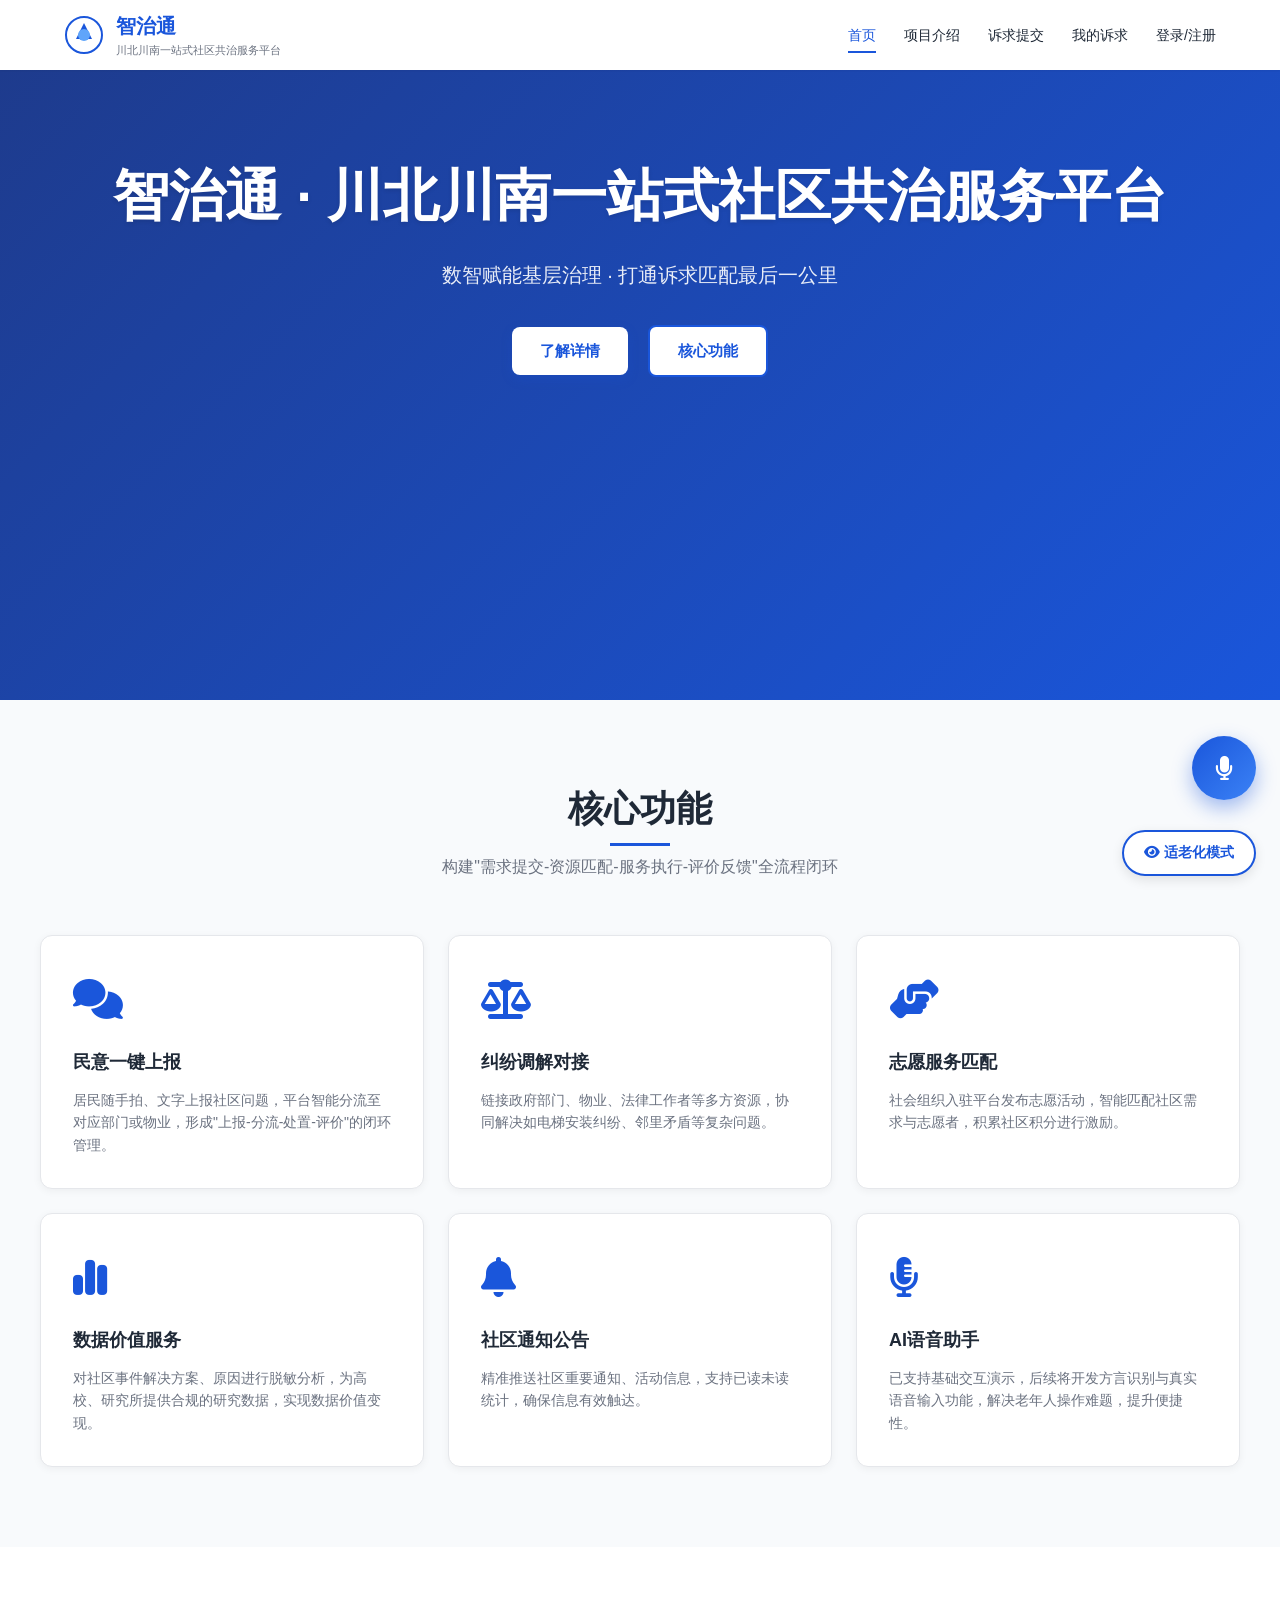
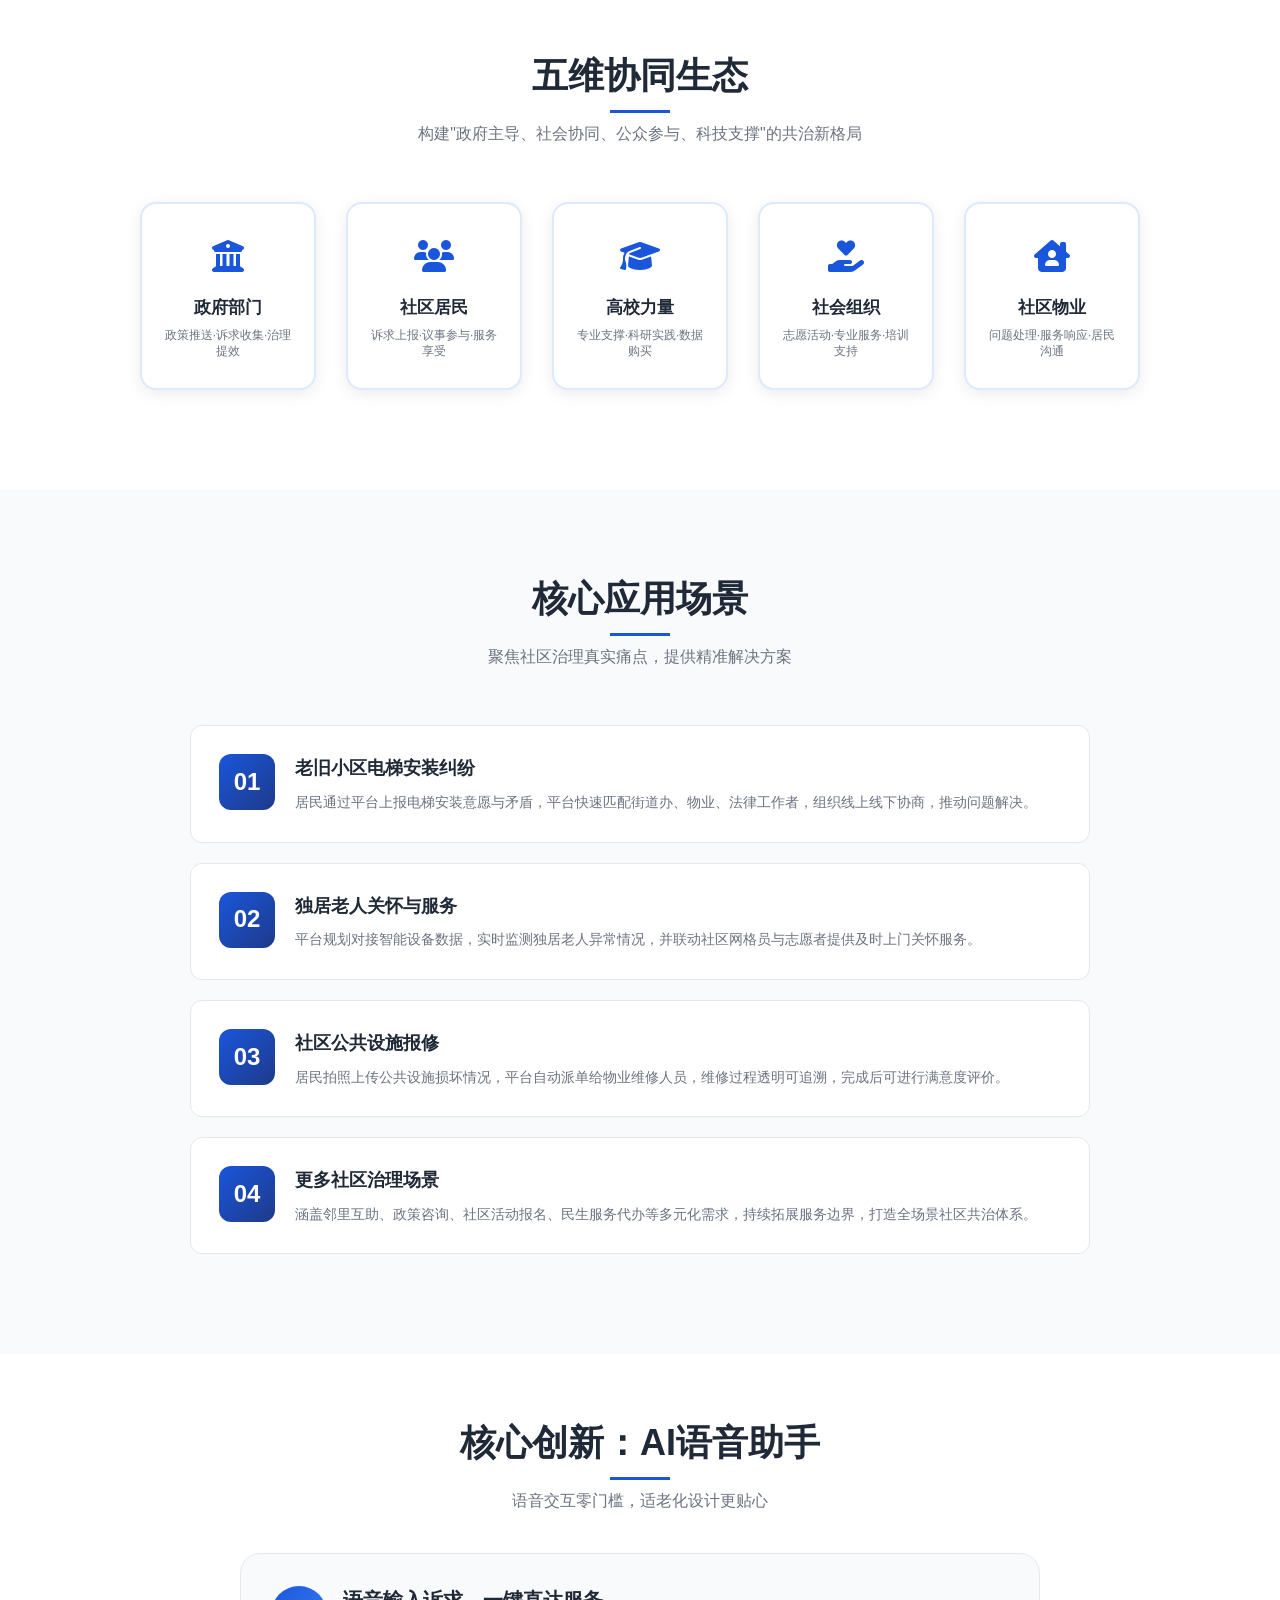
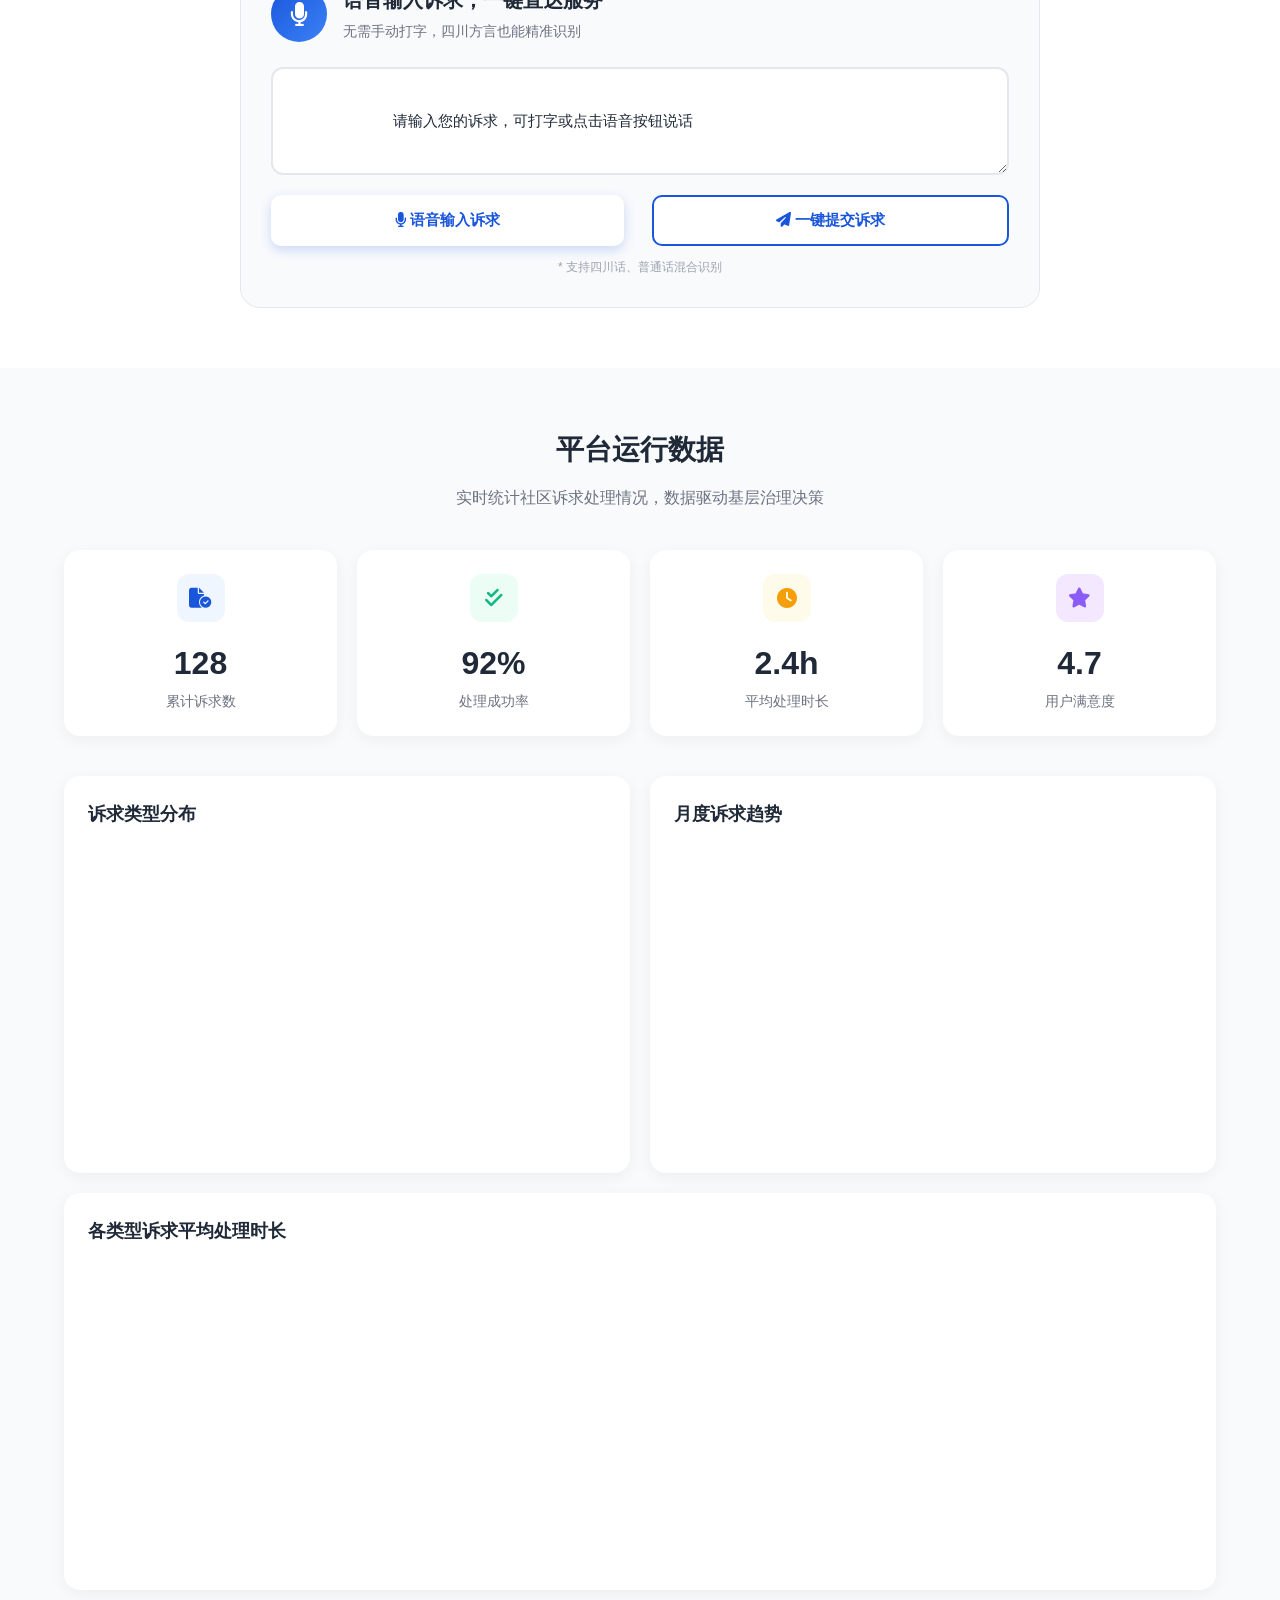
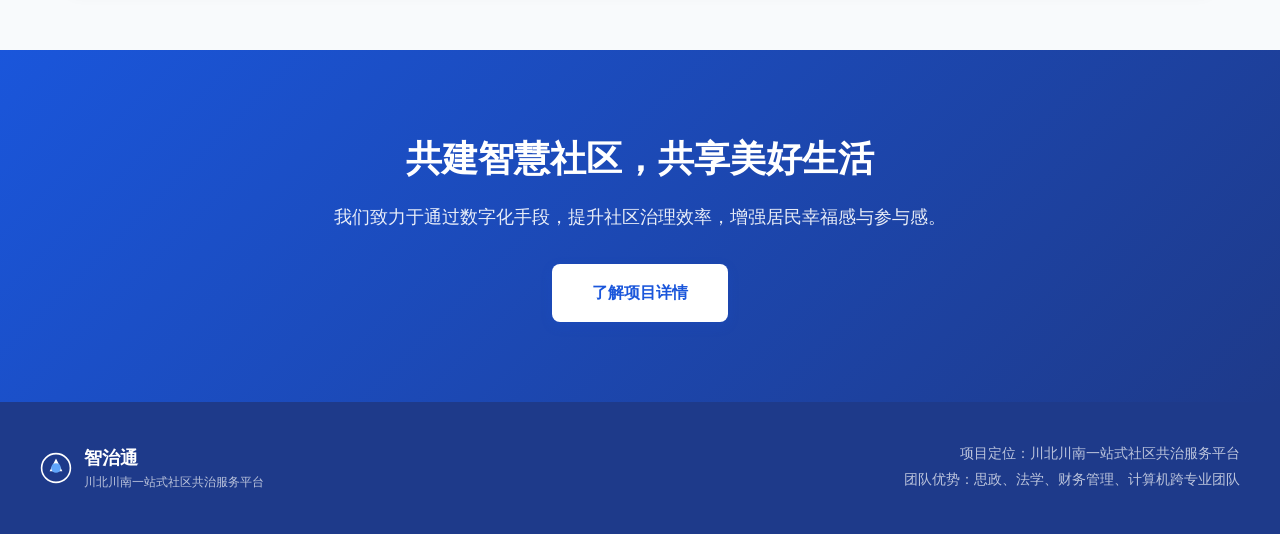
<file: index.html>
<!DOCTYPE html>
<html lang="zh-CN">
<head>
    <meta charset="UTF-8">
    <meta name="viewport" content="width=device-width, initial-scale=1.0">
    <title>智治通 · 川北川南一站式社区共治服务平台</title>
    <!-- 引入公共样式 -->
    <link rel="stylesheet" href="common.css">
    <!-- 引入Font Awesome矢量图标 -->
    <link rel="stylesheet" href="https://cdn.bootcdn.net/ajax/libs/font-awesome/6.4.0/css/all.min.css">
    <!-- 引入 ECharts 5 稳定版 -->
    <script src="https://cdn.bootcdn.net/ajax/libs/echarts/5.4.3/echarts.min.js"></script>
    <style>
        /* ==================== Hero 区域 独有样式 ==================== */
        .hero {
            background: linear-gradient(135deg, #1e3a8a 0%, #1a56db 100%);
            color: white;
            padding: 160px 24px 120px;
            min-height: 700px;
            position: relative;
            overflow: hidden;
        }
        .hero::before {
            content: '';
            position: absolute;
            top: 0;
            left: 0;
            right: 0;
            bottom: 0;
            background: url('https://picsum.photos/id/1048/1920/1080') center/cover;
            opacity: 0.1;
        }
        .hero-container {
            max-width: 1200px;
            margin: 0 auto;
            text-align: center;
            position: relative;
            z-index: 1;
        }
        .hero-title {
            font-size: 56px;
            font-weight: 700;
            line-height: 1.3;
            margin-bottom: 24px;
            text-shadow: 0 2px 4px rgba(0,0,0,0.1);
        }
        .hero-subtitle {
            font-size: 20px;
            line-height: 1.8;
            color: rgba(255,255,255,0.9);
            margin-bottom: 32px;
        }
        /* ==================== 核心功能 独有样式 ==================== */
        .features {
            background: #f8fafc;
        }
        .features-grid {
            display: grid;
            grid-template-columns: repeat(auto-fit, minmax(350px, 1fr));
            gap: 24px;
        }
        .feature-card {
            background: #ffffff;
            border-radius: 12px;
            padding: 32px;
            border: 1px solid #e5e7eb;
            transition: all 0.3s;
            box-shadow: 0 2px 8px rgba(0,0,0,0.05);
        }
        .feature-card:hover {
            transform: translateY(-6px);
            box-shadow: 0 8px 24px rgba(0,0,0,0.1);
            border-color: #1a56db;
        }
        .feature-icon {
            font-size: 40px;
            margin-bottom: 16px;
            color: #1a56db;
        }
        .feature-title {
            font-size: 18px;
            font-weight: 600;
            color: #1f2937;
            margin: 16px 0 12px;
        }
        .feature-desc {
            font-size: 14px;
            color: #6b7280;
            line-height: 1.6;
        }
        /* ==================== 五维协同生态 独有样式 ==================== */
        .ecosystem {
            background: #ffffff;
            padding: 100px 24px;
        }
        .ecosystem-visual {
            position: relative;
            max-width: 1000px;
            margin: 0 auto;
            display: grid;
            grid-template-columns: repeat(5, 1fr);
            gap: 30px;
        }
        .ecosystem-node {
            background: #ffffff;
            border-radius: 16px;
            padding: 28px 20px;
            border: 2px solid #dbeafe;
            box-shadow: 0 4px 16px rgba(0,0,0,0.08);
            transition: all 0.3s;
            text-align: center;
        }
        .ecosystem-node:hover {
            transform: translateY(-8px);
            box-shadow: 0 8px 24px rgba(26,86,219,0.15);
            border-color: #1a56db;
        }
        .node-icon {
            font-size: 32px;
            margin-bottom: 10px;
            color: #1a56db;
        }
        .node-title {
            font-size: 17px;
            font-weight: 700;
            color: #1f2937;
            margin-bottom: 6px;
        }
        .node-desc {
            font-size: 12px;
            color: #6b7280;
            line-height: 1.4;
        }
        /* ==================== 应用场景 独有样式 ==================== */
        .scenarios {
            background: #f8fafc;
        }
        .scenario-list {
            max-width: 900px;
            margin: 0 auto;
        }
        .scenario-item {
            display: flex;
            gap: 20px;
            background: #ffffff;
            border-radius: 12px;
            padding: 28px;
            margin-bottom: 20px;
            border: 1px solid #e5e7eb;
            transition: all 0.3s;
        }
        .scenario-item:hover {
            box-shadow: 0 6px 16px rgba(0,0,0,0.08);
        }
        .scenario-number {
            width: 56px;
            height: 56px;
            background: linear-gradient(135deg, #1a56db 0%, #1e3a8a 100%);
            color: white;
            font-size: 24px;
            font-weight: 700;
            border-radius: 12px;
            display: flex;
            align-items: center;
            justify-content: center;
            flex-shrink: 0;
        }
        .scenario-title {
            font-size: 18px;
            font-weight: 600;
            color: #1f2937;
            margin-bottom: 8px;
        }
        .scenario-desc {
            font-size: 14px;
            color: #6b7280;
        }
        /* ==================== AI语音助手模块 ==================== */
        .ai-section {
            background: #ffffff;
            padding: 80px 24px;
        }
        .ai-demo {
            background: #f0f7ff;
            border: 2px solid #1a56db;
            border-radius: 12px;
            padding: 30px;
            max-width: 700px;
            margin: 0 auto;
        }
        .ai-demo-header {
            display: flex;
            align-items: center;
            gap: 12px;
            margin-bottom: 24px;
        }
        .ai-icon {
            font-size: 36px;
            color: #1a56db;
        }
        .ai-header-text h3 {
            font-size: 22px;
            color: #1f2937;
            margin-bottom: 4px;
        }
        .ai-header-text p {
            font-size: 14px;
            color: #6b7280;
        }
        .ai-interaction {
            display: flex;
            flex-direction: column;
            gap: 16px;
        }
        .ai-input, .ai-reply {
            border-radius: 8px;
            padding: 16px;
            text-align: left;
        }
        .ai-input {
            background: white;
            border: 1px solid #dcdfe6;
            cursor: pointer;
        }
        .ai-reply {
            background: #1a56db;
            color: white;
            align-self: flex-start;
            max-width: 80%;
            display: none;
            animation: fadeIn 0.5s ease;
        }
        @keyframes fadeIn {
            from { opacity: 0; transform: translateY(10px); }
            to { opacity: 1; transform: translateY(0); }
        }
        .ai-input strong, .ai-reply strong {
            display: block;
            margin-bottom: 4px;
        }
        .ai-note {
            margin-top: 20px;
            font-size: 13px;
            color: #6b7280;
            text-align: center;
        }
        /* ==================== CTA 区域 独有样式 ==================== */
        .cta {
            background: linear-gradient(135deg, #1a56db 0%, #1e3a8a 100%);
            color: white;
            text-align: center;
            padding: 80px 24px;
        }
        .cta-container {
            max-width: 800px;
            margin: 0 auto;
        }
        .cta-title {
            font-size: 36px;
            font-weight: 700;
            margin-bottom: 16px;
        }
        .cta-subtitle {
            font-size: 18px;
            color: rgba(255,255,255,0.9);
            margin-bottom: 32px;
        }
        .cta-buttons {
            display: flex;
            justify-content: center;
            gap: 16px;
        }
    </style>
</head>
<body>
<!-- 导航栏 -->
<nav class="navbar">
    <div class="nav-container">
        <div class="nav-brand">
            <div class="brand-logo">
                <svg width="40" height="40" viewBox="0 0 40 40" fill="none">
                    <circle cx="20" cy="20" r="18" stroke="#1a56db" stroke-width="2"/>
                    <path d="M20 8L28 24H12L20 8Z" fill="#1a56db"/>
                    <circle cx="20" cy="20" r="6" fill="#60a5fa"/>
                </svg>
            </div>
            <div class="brand-text">
                <span class="brand-name">智治通</span>
                <span class="brand-slogan">川北川南一站式社区共治服务平台</span>
            </div>
        </div>
        <!-- 汉堡按钮 -->
        <div class="nav-toggle" id="navToggle">
            <svg width="24" height="24" viewBox="0 0 24 24" fill="none" stroke="#1a56db" stroke-width="2">
                <line x1="3" y1="12" x2="21" y2="12"></line>
                <line x1="3" y1="6" x2="21" y2="6"></line>
                <line x1="3" y1="18" x2="21" y2="18"></line>
            </svg>
        </div>
        <!-- 桌面菜单 -->
        <ul class="nav-menu">
            <li><a href="index.html" class="active">首页</a></li>
            <li><a href="project.html">项目介绍</a></li>
            <li><a href="appeal-submit.html">诉求提交</a></li>
            <li><a href="appeal-query.html">我的诉求</a></li>
            <!-- 个人中心入口：普通用户登录后显示 -->
            <li id="profileNavItem" style="display: none;"><a href="profile.html">个人中心</a></li>
            <!-- 管理员后台入口：管理员登录后显示 -->
            <li id="adminNavItem" style="display: none;"><a href="admin.html">管理员后台</a></li>
            <!-- 消息通知入口：普通用户登录后显示 -->
            <li id="noticeNavItem" class="nav-notice" style="display: none;">
                <a href="javascript:;">
                    <i class="fa-solid fa-bell"></i>
                    <span class="notice-badge" id="noticeBadge" style="display: none;">0</span>
                </a>
            </li>
            <!-- 登录/注册入口：未登录显示 -->
            <li id="loginNavItem"><a href="login.html" id="loginLink">登录/注册</a></li>
            <!-- 退出登录入口：登录后显示 -->
            <li id="logoutNavItem" style="display: none;"><a href="javascript:;" id="logoutBtn" style="color: #ef4444;">退出</a></li>
        </ul>
    </div>
</nav>
<!-- 首页主体 -->
<main>
    <!-- Hero 区域 -->
    <section class="hero">
        <div class="hero-container">
            <div class="hero-content">
                <h1 class="hero-title">
                    智治通 · 川北川南一站式社区共治服务平台
                </h1>
                <p class="hero-subtitle">
                    数智赋能基层治理 · 打通诉求匹配最后一公里
                </p>
                <div class="hero-cta">
                    <a href="project.html" class="btn btn-primary">了解详情</a>
                    <a href="#features" class="btn btn-secondary">核心功能</a>
                </div>
            </div>
        </div>
    </section>
    <!-- 核心功能 -->
    <section id="features" class="features">
        <div class="section-container">
            <div class="section-header">
                <h2 class="section-title">核心功能</h2>
                <p class="section-subtitle">构建"需求提交-资源匹配-服务执行-评价反馈"全流程闭环</p>
            </div>
            <div class="features-grid">
                <div class="feature-card">
                    <div class="feature-icon"><i class="fa-solid fa-comments"></i></div>
                    <h3 class="feature-title">民意一键上报</h3>
                    <p class="feature-desc">居民随手拍、文字上报社区问题，平台智能分流至对应部门或物业，形成"上报-分流-处置-评价"的闭环管理。</p>
                </div>
                <div class="feature-card">
                    <div class="feature-icon"><i class="fa-solid fa-scale-balanced"></i></div>
                    <h3 class="feature-title">纠纷调解对接</h3>
                    <p class="feature-desc">链接政府部门、物业、法律工作者等多方资源，协同解决如电梯安装纠纷、邻里矛盾等复杂问题。</p>
                </div>
                <div class="feature-card">
                    <div class="feature-icon"><i class="fa-solid fa-handshake-angle"></i></div>
                    <h3 class="feature-title">志愿服务匹配</h3>
                    <p class="feature-desc">社会组织入驻平台发布志愿活动，智能匹配社区需求与志愿者，积累社区积分进行激励。</p>
                </div>
                <div class="feature-card">
                    <div class="feature-icon"><i class="fa-solid fa-chart-simple"></i></div>
                    <h3 class="feature-title">数据价值服务</h3>
                    <p class="feature-desc">对社区事件解决方案、原因进行脱敏分析，为高校、研究所提供合规的研究数据，实现数据价值变现。</p>
                </div>
                <div class="feature-card">
                    <div class="feature-icon"><i class="fa-solid fa-bell"></i></div>
                    <h3 class="feature-title">社区通知公告</h3>
                    <p class="feature-desc">精准推送社区重要通知、活动信息，支持已读未读统计，确保信息有效触达。</p>
                </div>
                <div class="feature-card">
                    <div class="feature-icon"><i class="fa-solid fa-microphone-lines"></i></div>
                    <h3 class="feature-title">AI语音助手</h3>
                    <p class="feature-desc">已支持基础交互演示，后续将开发方言识别与真实语音输入功能，解决老年人操作难题，提升便捷性。</p>
                </div>
            </div>
        </div>
    </section>
    <!-- 五维协同生态 -->
    <section id="ecosystem" class="ecosystem">
        <div class="section-container">
            <div class="section-header">
                <h2 class="section-title">五维协同生态</h2>
                <p class="section-subtitle">构建"政府主导、社会协同、公众参与、科技支撑"的共治新格局</p>
            </div>
            <div class="ecosystem-visual">
                <div class="ecosystem-node">
                    <div class="node-icon"><i class="fa-solid fa-building-columns"></i></div>
                    <div class="node-title">政府部门</div>
                    <div class="node-desc">政策推送·诉求收集·治理提效</div>
                </div>
                <div class="ecosystem-node">
                    <div class="node-icon"><i class="fa-solid fa-users"></i></div>
                    <div class="node-title">社区居民</div>
                    <div class="node-desc">诉求上报·议事参与·服务享受</div>
                </div>
                <div class="ecosystem-node">
                    <div class="node-icon"><i class="fa-solid fa-graduation-cap"></i></div>
                    <div class="node-title">高校力量</div>
                    <div class="node-desc">专业支撑·科研实践·数据购买</div>
                </div>
                <div class="ecosystem-node">
                    <div class="node-icon"><i class="fa-solid fa-hand-holding-heart"></i></div>
                    <div class="node-title">社会组织</div>
                    <div class="node-desc">志愿活动·专业服务·培训支持</div>
                </div>
                <div class="ecosystem-node">
                    <div class="node-icon"><i class="fa-solid fa-house-chimney-user"></i></div>
                    <div class="node-title">社区物业</div>
                    <div class="node-desc">问题处理·服务响应·居民沟通</div>
                </div>
            </div>
        </div>
    </section>
    <!-- 应用场景 -->
    <section id="scenarios" class="scenarios">
        <div class="section-container">
            <div class="section-header">
                <h2 class="section-title">核心应用场景</h2>
                <p class="section-subtitle">聚焦社区治理真实痛点，提供精准解决方案</p>
            </div>
            <div class="scenario-list">
                <div class="scenario-item">
                    <div class="scenario-number">01</div>
                    <div>
                        <h3 class="scenario-title">老旧小区电梯安装纠纷</h3>
                        <p class="scenario-desc">居民通过平台上报电梯安装意愿与矛盾，平台快速匹配街道办、物业、法律工作者，组织线上线下协商，推动问题解决。</p>
                    </div>
                </div>
                <div class="scenario-item">
                    <div class="scenario-number">02</div>
                    <div>
                        <h3 class="scenario-title">独居老人关怀与服务</h3>
                        <p class="scenario-desc">平台规划对接智能设备数据，实时监测独居老人异常情况，并联动社区网格员与志愿者提供及时上门关怀服务。</p>
                    </div>
                </div>
                <div class="scenario-item">
                    <div class="scenario-number">03</div>
                    <div>
                        <h3 class="scenario-title">社区公共设施报修</h3>
                        <p class="scenario-desc">居民拍照上传公共设施损坏情况，平台自动派单给物业维修人员，维修过程透明可追溯，完成后可进行满意度评价。</p>
                    </div>
                </div>
                <div class="scenario-item">
                    <div class="scenario-number">04</div>
                    <div>
                        <h3 class="scenario-title">更多社区治理场景</h3>
                        <p class="scenario-desc">涵盖邻里互助、政策咨询、社区活动报名、民生服务代办等多元化需求，持续拓展服务边界，打造全场景社区共治体系。</p>
                    </div>
                </div>
            </div>
        </div>
    </section>

    <!-- AI语音助手模块-->
    <section class="ai-section" id="ai-assistant" style="background: #ffffff; padding: 60px 24px;">
        <div class="section-container">
            <div class="section-header" style="margin-bottom: 40px;">
                <h2 class="section-title">核心创新：AI语音助手</h2>
                <p class="section-subtitle">语音交互零门槛，适老化设计更贴心</p>
            </div>
            <div class="ai-demo" style="max-width: 800px; margin: 0 auto; background: #f8fafc; border-radius: 20px; padding: 30px; border: 1px solid #e5e7eb;">
                <div class="ai-demo-header" style="display: flex; align-items: center; gap: 16px; margin-bottom: 24px;">
                    <div class="ai-icon" style="width: 56px; height: 56px; border-radius: 50%; background: linear-gradient(135deg, #1a56db 0%, #3b82f6 100%); display: flex; align-items: center; justify-content: center;">
                        <i class="fa-solid fa-microphone" style="font-size: 24px; color: white;"></i>
                    </div>
                    <div class="ai-header-text">
                        <h3 style="font-size: 20px; margin-bottom: 4px; color: #1f2937;">语音输入诉求，一键直达服务</h3>
                        <p style="color: #6b7280; font-size: 14px;">无需手动打字，四川方言也能精准识别</p>
                    </div>
                </div>
                <div class="ai-interaction" style="display: flex; flex-direction: column; gap: 16px;">
                    <!-- 输入框，提示文字 -->
                    <div class="ai-input" id="aiInput" contenteditable="true" style="background: white; border: 2px solid #e5e7eb; border-radius: 12px; padding: 16px 20px; font-size: 15px; line-height: 1.6; cursor: text; color: #1f2937; min-height: 60px;">
                        请输入您的诉求，可打字或点击语音按钮说话
                    </div>
                    <!-- AI回复：默认隐藏，有效输入后才显示 -->
                    <div class="ai-reply" id="aiReply" style="display: none; background: #e0f2fe; border-radius: 12px; padding: 16px 20px; font-size: 15px; line-height: 1.6; color: #1e3a8a; max-width: 90%; margin-left: auto;">
                        <strong>AI回复：</strong><span id="aiReplyText"></span>
                        <a href="appeal-submit.html" style="color: #1a56db; text-decoration: underline; display: inline-block; margin-top: 8px;">👉 一键提交诉求</a>
                    </div>
                </div>
                <!-- 按钮组 -->
                <div style="display: flex; gap: 12px; margin-top: 20px;">
                    <button class="btn btn-primary" id="aiVoiceBtn" style="flex: 1; padding: 14px; font-size: 15px; border-radius: 10px;">
                        <i class="fa-solid fa-microphone"></i> 语音输入诉求
                    </button>
                    <button class="btn btn-secondary" id="aiSubmitBtn" style="flex: 1; padding: 14px; font-size: 15px; border-radius: 10px;">
                        <i class="fa-solid fa-paper-plane"></i> 一键提交诉求
                    </button>
                </div>
                <p style="text-align: center; margin-top: 12px; color: #9ca3af; font-size: 12px;">* 支持四川话、普通话混合识别</p>
            </div>
        </div>
    </section>

    <!-- 数据看板模块 -->
    <!-- 平台运行数据看板 -->
    <section class="data-board" style="max-width: 1200px; margin: 60px auto; padding: 0 24px;">
        <div class="board-header" style="text-align: center; margin-bottom: 40px;">
            <h2 style="font-size: 28px; color: #1f2937; margin-bottom: 12px;">平台运行数据</h2>
            <p style="color: #6b7280;">实时统计社区诉求处理情况，数据驱动基层治理决策</p>
        </div>

        <!-- 统计卡片 -->
        <div class="stats-cards" style="display: grid; grid-template-columns: repeat(auto-fit, minmax(200px, 1fr)); gap: 20px; margin-bottom: 40px;">
            <div class="stat-card" style="background: white; border-radius: 16px; padding: 24px; box-shadow: 0 4px 16px rgba(0,0,0,0.05); text-align: center; transition: all 0.3s;">
                <div class="stat-icon" style="width: 48px; height: 48px; background: #eff6ff; border-radius: 12px; display: flex; align-items: center; justify-content: center; margin: 0 auto 16px;">
                    <i class="fa-solid fa-file-circle-check" style="color: #1a56db; font-size: 20px;"></i>
                </div>
                <div class="stat-number" id="totalAppeals" style="font-size: 32px; font-weight: 700; color: #1f2937;">0</div>
                <div class="stat-label" style="color: #6b7280; font-size: 14px;">累计诉求数</div>
            </div>
            <div class="stat-card" style="background: white; border-radius: 16px; padding: 24px; box-shadow: 0 4px 16px rgba(0,0,0,0.05); text-align: center; transition: all 0.3s;">
                <div class="stat-icon" style="width: 48px; height: 48px; background: #ecfdf5; border-radius: 12px; display: flex; align-items: center; justify-content: center; margin: 0 auto 16px;">
                    <i class="fa-solid fa-check-double" style="color: #10b981; font-size: 20px;"></i>
                </div>
                <div class="stat-number" id="successRate" style="font-size: 32px; font-weight: 700; color: #1f2937;">0%</div>
                <div class="stat-label" style="color: #6b7280; font-size: 14px;">处理成功率</div>
            </div>
            <div class="stat-card" style="background: white; border-radius: 16px; padding: 24px; box-shadow: 0 4px 16px rgba(0,0,0,0.05); text-align: center; transition: all 0.3s;">
                <div class="stat-icon" style="width: 48px; height: 48px; background: #fffbeb; border-radius: 12px; display: flex; align-items: center; justify-content: center; margin: 0 auto 16px;">
                    <i class="fa-solid fa-clock" style="color: #f59e0b; font-size: 20px;"></i>
                </div>
                <div class="stat-number" id="avgHandleTime" style="font-size: 32px; font-weight: 700; color: #1f2937;">0h</div>
                <div class="stat-label" style="color: #6b7280; font-size: 14px;">平均处理时长</div>
            </div>
            <div class="stat-card" style="background: white; border-radius: 16px; padding: 24px; box-shadow: 0 4px 16px rgba(0,0,0,0.05); text-align: center; transition: all 0.3s;">
                <div class="stat-icon" style="width: 48px; height: 48px; background: #f3e8ff; border-radius: 12px; display: flex; align-items: center; justify-content: center; margin: 0 auto 16px;">
                    <i class="fa-solid fa-star" style="color: #8b5cf6; font-size: 20px;"></i>
                </div>
                <div class="stat-number" id="avgScore" style="font-size: 32px; font-weight: 700; color: #1f2937;">0.0</div>
                <div class="stat-label" style="color: #6b7280; font-size: 14px;">用户满意度</div>
            </div>
        </div>

        <!-- 图表行：诉求类型分布 月度趋势 -->
        <div class="charts-row" style="display: grid; grid-template-columns: repeat(auto-fit, minmax(400px, 1fr)); gap: 20px; margin-bottom: 20px;">
            <!-- 诉求类型分布饼图 -->
            <div class="chart-card" style="background: white; border-radius: 16px; padding: 24px; box-shadow: 0 4px 16px rgba(0,0,0,0.05);">
                <h3 style="font-size: 18px; color: #1f2937; margin-bottom: 20px;">诉求类型分布</h3>
                <div id="appealTypeChart" style="width: 100%; height: 300px;"></div>
            </div>
            <!-- 月度诉求趋势折线图（新增，体现数据时效性） -->
            <div class="chart-card" style="background: white; border-radius: 16px; padding: 24px; box-shadow: 0 4px 16px rgba(0,0,0,0.05);">
                <h3 style="font-size: 18px; color: #1f2937; margin-bottom: 20px;">月度诉求趋势</h3>
                <div id="appealTrendChart" style="width: 100%; height: 300px;"></div>
            </div>
        </div>

        <!-- 处理时效统计柱状图 -->
        <div class="chart-card" style="background: white; border-radius: 16px; padding: 24px; box-shadow: 0 4px 16px rgba(0,0,0,0.05);">
            <h3 style="font-size: 18px; color: #1f2937; margin-bottom: 20px;">各类型诉求平均处理时长</h3>
            <div id="handleTimeChart" style="width: 100%; height: 300px;"></div>
        </div>
    </section>

    <!-- 行动号召 -->
    <section class="cta">
        <div class="cta-container">
            <h2 class="cta-title">共建智慧社区，共享美好生活</h2>
            <p class="cta-subtitle">我们致力于通过数字化手段，提升社区治理效率，增强居民幸福感与参与感。</p>
            <div class="cta-buttons">
                <a href="project.html" class="btn btn-primary btn-large">了解项目详情</a>
            </div>
        </div>
    </section>
</main>
<!-- 返回顶部按钮 -->
<div id="backToTop">↑</div>
<!-- 页脚 -->
<footer class="footer">
    <div class="footer-container">
        <div class="footer-brand">
            <div class="brand-logo">
                <svg width="32" height="32" viewBox="0 0 40 40" fill="none">
                    <circle cx="20" cy="20" r="18" stroke="white" stroke-width="2"/>
                    <path d="M20 8L28 24H12L20 8Z" fill="white"/>
                    <circle cx="20" cy="20" r="6" fill="#60a5fa"/>
                </svg>
            </div>
            <div class="brand-text">
                <span class="footer-brand-name">智治通</span>
                <span class="footer-brand-slogan">川北川南一站式社区共治服务平台 </span>
            </div>
        </div>
        <div class="footer-info">
            <p>项目定位：川北川南一站式社区共治服务平台</p>
            <p>团队优势：思政、法学、财务管理、计算机跨专业团队</p>
        </div>
    </div>
</footer>
<!-- 引入公共脚本 -->
<script src="common.js"></script>
<!-- 页面独有脚本 -->
<script>

    // 数据看板初始化

    document.addEventListener('DOMContentLoaded', function() {
        // 1. 获取本地诉求数据
        const allAppeals = JSON.parse(localStorage.getItem('zhizhitong_appeals')) || [];
        let total, completed, pending, successRate, avgHandleTime, avgScore;
        let typeData = {}, trendData = {}, handleTimeData = {};

        if (allAppeals.length === 0) {
            // 首次打开，使用默认模拟数据
            total = 128;
            completed = 118;
            pending = 10;
            successRate = 92;
            avgHandleTime = 2.4;
            avgScore = 4.7;
            typeData = {
                '纠纷调解': 25,
                '设施报修': 42,
                '志愿服务': 18,
                '政策咨询': 22,
                '社区建议': 15,
                '其他': 6
            };
            trendData = {
                '1月': 12, '2月': 15, '3月': 18, '4月': 22, '5月': 28, '6月': 33
            };
            handleTimeData = {
                '纠纷调解': 3.2,
                '设施报修': 1.8,
                '志愿服务': 2.1,
                '政策咨询': 0.5,
                '社区建议': 2.8,
                '其他': 2.5
            };
        } else {
            // 有用户数据，使用真实数据计算
            total = allAppeals.length;
            completed = allAppeals.filter(a => a.status === '已完成').length;
            pending = allAppeals.filter(a => a.status === '待处理' || a.status === '处理中' || a.status === '待核验').length;
            successRate = total > 0 ? Math.round((completed / total) * 100) : 0;

            // 计算平均处理时长（模拟，真实数据可加处理时间字段）
            avgHandleTime = 2.4;
            // 计算平均满意度（从评价数据取）
            const scores = allAppeals.filter(a => a.score).map(a => a.score);
            avgScore = scores.length > 0 ? (scores.reduce((a,b) => a+b, 0) / scores.length).toFixed(1) : 4.7;

            // 统计类型数据
            allAppeals.forEach(a => {
                typeData[a.type] = (typeData[a.type] || 0) + 1;
            });
            // 统计月度趋势（模拟）
            trendData = {
                '1月': 12, '2月': 15, '3月': 18, '4月': 22, '5月': 28, '6月': 33
            };
            // 统计处理时长（模拟）
            handleTimeData = {
                '纠纷调解': 3.2,
                '设施报修': 1.8,
                '志愿服务': 2.1,
                '政策咨询': 0.5,
                '社区建议': 2.8,
                '其他': 2.5
            };
        }

        // 2. 更新统计卡片
        document.getElementById('totalAppeals').textContent = total;
        document.getElementById('successRate').textContent = `${successRate}%`;
        document.getElementById('avgHandleTime').textContent = `${avgHandleTime}h`;
        document.getElementById('avgScore').textContent = avgScore;

        // 3. 渲染诉求类型分布饼图
        const typeChart = echarts.init(document.getElementById('appealTypeChart'));
        typeChart.setOption({
            tooltip: { trigger: 'item' },
            legend: { top: 'bottom' },
            series: [{
                name: '诉求数量',
                type: 'pie',
                radius: ['40%', '70%'],
                itemStyle: { borderRadius: 10, borderColor: '#fff', borderWidth: 2 },
                label: { show: true, formatter: '{b}: {c} ({d}%)' },
                data: Object.entries(typeData).map(([name, value]) => ({ name, value }))
            }]
        });

        // 4. 渲染月度诉求趋势折线图
        const trendChart = echarts.init(document.getElementById('appealTrendChart'));
        trendChart.setOption({
            tooltip: { trigger: 'axis' },
            xAxis: { type: 'category', data: Object.keys(trendData) },
            yAxis: { type: 'value' },
            series: [{
                data: Object.values(trendData),
                type: 'line',
                smooth: true,
                itemStyle: { color: '#1a56db' },
                areaStyle: { color: 'rgba(26, 86, 219, 0.1)' }
            }]
        });

        // 5. 渲染处理时长柱状图
        const timeChart = echarts.init(document.getElementById('handleTimeChart'));
        timeChart.setOption({
            tooltip: { trigger: 'axis' },
            xAxis: { type: 'category', data: Object.keys(handleTimeData), axisLabel: { interval: 0 } },
            yAxis: { type: 'value', name: '小时' },
            series: [{
                data: Object.values(handleTimeData),
                type: 'bar',
                itemStyle: {
                    color: function(params) {
                        const colors = ['#1a56db', '#3b82f6', '#60a5fa', '#93c5fd', '#bfdbfe', '#dbeafe'];
                        return colors[params.dataIndex];
                    }
                }
            }]
        });

        // 响应式适配
        window.addEventListener('resize', () => {
            typeChart.resize();
            trendChart.resize();
            timeChart.resize();
        });
    });

</script>


<script>
    document.addEventListener('DOMContentLoaded', function() {
        const aiInput = document.getElementById('aiInput');
        const aiReply = document.getElementById('aiReply');
        const aiReplyText = document.getElementById('aiReplyText');
        const aiVoiceBtn = document.getElementById('aiVoiceBtn');
        const aiSubmitBtn = document.getElementById('aiSubmitBtn');

        // 首次聚焦清空默认提示文字
        let isFirstFocus = true;
        aiInput.addEventListener('focus', function() {
            if (isFirstFocus && this.innerText.includes("请输入您的诉求")) {
                this.innerHTML = '';
                isFirstFocus = false;
            }
        });

        // 只有有效输入失去焦点后，才弹出AI回复
        aiInput.addEventListener('blur', function() {
            const inputText = this.innerText.trim();
            // 过滤空内容、默认提示文字
            if (inputText && !inputText.includes("请输入您的诉求") && inputText.length >= 5) {
                aiReplyText.innerText = '已为您识别到诉求内容，点击下方按钮即可一键提交至诉求页面';
                aiReply.style.display = 'block';
            }
        });

        // 语音输入逻辑
        aiVoiceBtn.addEventListener('click', async function() {
            const btn = this;
            startSpeechRecognition(async (status, text) => {
                if (status === "onstart") {
                    btn.style.background = '#ef4444';
                    btn.innerHTML = '<i class="fa-solid fa-microphone-lines-slash"></i> 正在聆听...';
                } else if (status === "onend") {
                    const result = await stopSpeechRecognition();
                    btn.style.background = '#1a56db';
                    btn.innerHTML = '<i class="fa-solid fa-microphone"></i> 语音输入诉求';

                    if (result) {
                        aiInput.innerHTML = result;
                        isFirstFocus = false;
                        // 语音输入完成后，自动触发AI回复
                        aiReplyText.innerText = '已为您识别到诉求内容，点击下方按钮即可一键提交';
                        aiReply.style.display = 'block';
                    }
                } else if (status === "onerror") {
                    btn.style.background = '#1a56db';
                    btn.innerHTML = '<i class="fa-solid fa-microphone"></i> 语音输入诉求';
                }
            });
        });

        // 提交逻辑
        aiSubmitBtn.addEventListener('click', function() {
            let inputText = aiInput.innerText.trim();
            if (inputText.includes("请输入您的诉求")) inputText = "";
            if (!inputText || inputText.length < 5) {
                alert("请先输入有效的诉求内容");
                return;
            }
            localStorage.setItem('ai_input_appeal', inputText);
            window.location.href = 'appeal-submit.html';
        });
    });
</script>

<!-- 移动端底部Tab导航 -->
<div class="mobile-tab-bar">
    <div class="tab-bar-list">
        <a href="index.html" class="tab-bar-item active">
            <i class="fa-solid fa-house"></i>
            <span>首页</span>
        </a>
        <a href="appeal-submit.html" class="tab-bar-item">
            <i class="fa-solid fa-file-pen"></i>
            <span>提交诉求</span>
        </a>
        <a href="appeal-query.html" class="tab-bar-item">
            <i class="fa-solid fa-list-check"></i>
            <span>我的诉求</span>
        </a>
        <a href="profile.html" class="tab-bar-item">
            <i class="fa-solid fa-user"></i>
            <span>我的</span>
        </a>
    </div>
</div>

</body>
</html>
</file>
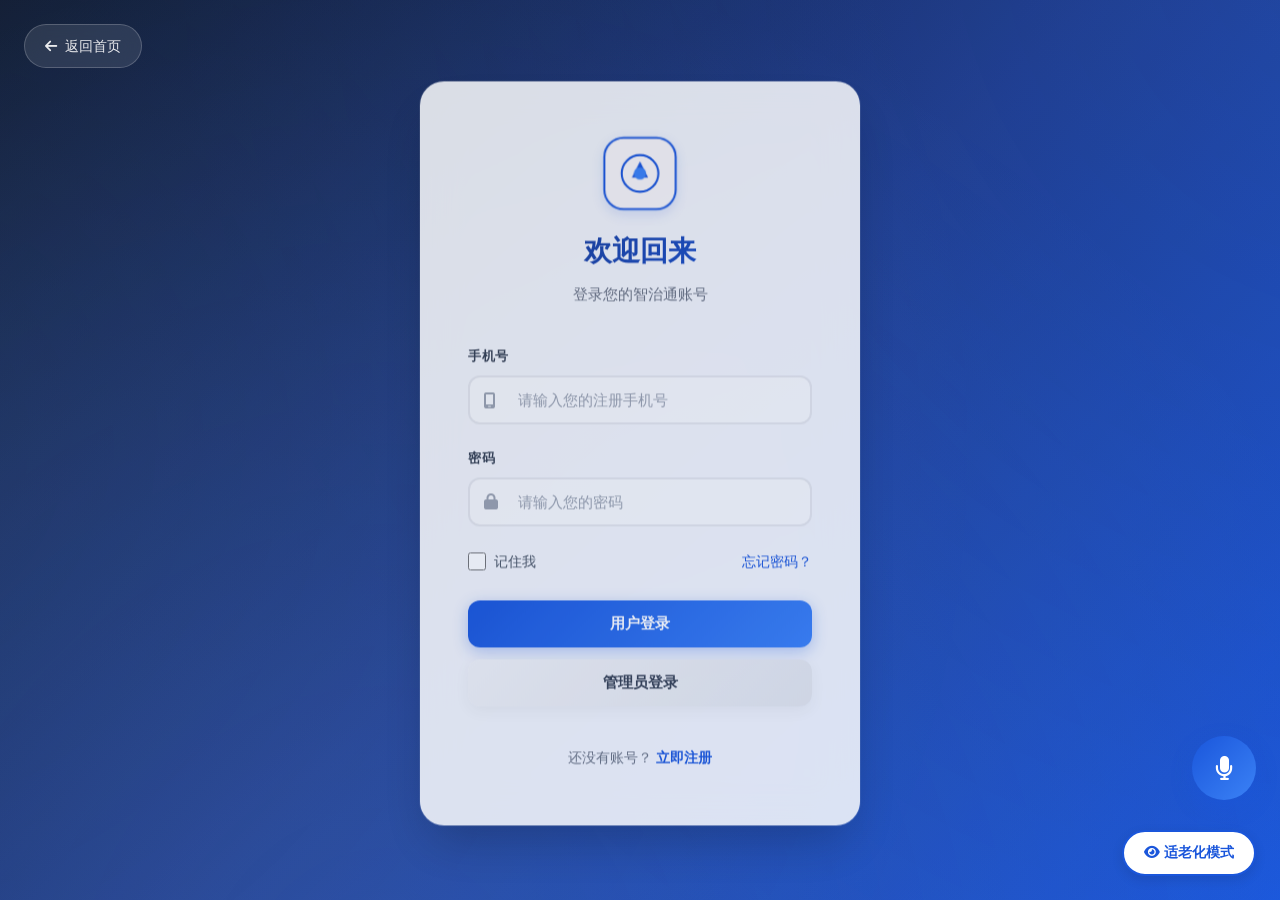
<file: admin.html>
<!DOCTYPE html>
<html lang="zh-CN">
<head>
    <meta charset="UTF-8">
    <meta name="viewport" content="width=device-width, initial-scale=1.0">
    <title>管理员后台 - 智治通社区共治平台</title>
    <!-- 引入公共样式 -->
    <link rel="stylesheet" href="common.css">
    <!-- 引入 ECharts 5 稳定版 -->
    <script src="https://cdn.bootcdn.net/ajax/libs/echarts/5.4.3/echarts.min.js"></script>
    <!-- 引入Font Awesome矢量图标 -->
    <link rel="stylesheet" href="https://cdn.bootcdn.net/ajax/libs/font-awesome/6.4.0/css/all.min.css">
    <style>
        /* ==================== 页面独有基础样式 ==================== */
        body {
            padding-top: 80px;
        }
        /* ==================== 页面标题区域 独有样式 ==================== */
        .page-header {
            text-align: center;
            padding: 40px 24px;
            background: linear-gradient(135deg, #1e3a8a 0%, #1a56db 100%);
            color: white;
            margin-bottom: 40px;
        }
        .page-title {
            font-size: 36px;
            font-weight: 700;
            margin-bottom: 8px;
        }
        .page-desc {
            font-size: 16px;
            opacity: 0.9;
            max-width: 800px;
            margin: 0 auto;
        }
        /* ==================== 管理员信息栏 独有样式 ==================== */
        .admin-bar {
            max-width: 1200px;
            margin: 0 auto 32px;
            padding: 0 24px;
            display: flex;
            justify-content: space-between;
            align-items: center;
        }
        .admin-info {
            display: flex;
            align-items: center;
            gap: 12px;
            font-size: 15px;
            color: #374151;
        }
        .admin-info i {
            color: #1a56db;
            font-size: 20px;
        }
        .logout-btn {
            padding: 8px 16px;
            background: #ef4444;
            color: white;
            border: none;
            border-radius: 8px;
            font-size: 14px;
            font-weight: 500;
            cursor: pointer;
            transition: all 0.3s;
            display: flex;
            align-items: center;
            gap: 6px;
        }
        .logout-btn:hover {
            background: #dc2626;
        }
        /* ==================== 诉求列表容器 独有样式 ==================== */
        .appeal-container {
            max-width: 1200px;
            margin: 0 auto 60px;
            padding: 0 24px;
        }
        /* ==================== 空状态 独有样式 ==================== */
        .empty-state {
            text-align: center;
            padding: 80px 24px;
            background: white;
            border-radius: 24px;
            box-shadow: 0 10px 30px rgba(0,0,0,0.05);
        }
        .empty-icon {
            font-size: 72px;
            color: #e5e7eb;
            margin-bottom: 24px;
        }
        .empty-title {
            font-size: 20px;
            font-weight: 600;
            color: #374151;
            margin-bottom: 12px;
        }
        .empty-desc {
            font-size: 15px;
            color: #6b7280;
        }
        /* ==================== 诉求列表 独有样式 ==================== */
        .appeal-list {
            display: flex;
            flex-direction: column;
            gap: 24px;
        }
        /* ==================== 诉求项卡片 独有样式 ==================== */
        .appeal-card {
            background: white;
            border-radius: 24px;
            padding: 32px;
            box-shadow: 0 10px 30px rgba(0,0,0,0.05);
            transition: all 0.3s;
            border-left: 4px solid transparent;
        }
        .appeal-card:hover {
            transform: translateY(-4px);
            box-shadow: 0 15px 35px rgba(0,0,0,0.08);
        }
        /* 状态边框颜色 */
        .appeal-card.pending { border-left-color: #1a56db; }
        .appeal-card.processing { border-left-color: #f59e0b; }
        .appeal-card.completed { border-left-color: #10b981; }
        /* ==================== 诉求头部 独有样式 ==================== */
        .appeal-header {
            display: flex;
            justify-content: space-between;
            align-items: flex-start;
            margin-bottom: 16px;
            flex-wrap: wrap;
            gap: 16px;
        }
        .appeal-basic {
            display: flex;
            flex-direction: column;
            gap: 8px;
        }
        .appeal-type {
            font-size: 18px;
            font-weight: 600;
            color: #1f2937;
            display: flex;
            align-items: center;
            gap: 8px;
        }
        .appeal-type i {
            color: #1a56db;
        }
        .appeal-meta {
            display: flex;
            gap: 24px;
            font-size: 13px;
            color: #9ca3af;
        }
        .meta-item {
            display: flex;
            align-items: center;
            gap: 6px;
        }
        .appeal-status {
            padding: 6px 16px;
            border-radius: 30px;
            font-size: 13px;
            font-weight: 600;
        }
        .status-pending {
            background: #eff6ff;
            color: #1a56db;
        }
        .status-processing {
            background: #fffbeb;
            color: #f59e0b;
        }
        .status-completed {
            background: #ecfdf5;
            color: #10b981;
        }
        /* ==================== 诉求内容 独有样式 ==================== */
        .appeal-content {
            margin-bottom: 24px;
        }
        .appeal-desc {
            font-size: 15px;
            color: #4b5563;
            line-height: 1.8;
            margin-bottom: 16px;
            display: -webkit-box;
            -webkit-line-clamp: 2;
            -webkit-box-orient: vertical;
            overflow: hidden;
            cursor: pointer;
        }
        .appeal-desc.expanded {
            -webkit-line-clamp: unset;
            overflow: visible;
        }
        /* 图片预览 */
        .appeal-images {
            display: flex;
            gap: 12px;
            margin-bottom: 24px;
        }
        .appeal-image-item {
            width: 80px;
            height: 80px;
            border-radius: 12px;
            overflow: hidden;
            border: 2px solid #e5e7eb;
            cursor: pointer;
            transition: all 0.3s;
        }
        .appeal-image-item:hover {
            transform: scale(1.05);
            border-color: #1a56db;
        }
        .appeal-image-item img {
            width: 100%;
            height: 100%;
            object-fit: cover;
        }
        /* ==================== 管理员操作区==================== */
        .admin-actions {
            margin-top: 24px;
            padding-top: 24px;
            border-top: 1px solid #f3f4f6;
        }
        .action-group {
            display: flex;
            flex-wrap: wrap;
            gap: 16px;
            margin-bottom: 16px;
            align-items: flex-end;
        }
        .action-item {
            flex: 1;
            min-width: 200px;
        }
        .action-label {
            display: block;
            font-size: 13px;
            font-weight: 600;
            color: #374151;
            margin-bottom: 8px;
        }
        .action-select {
            width: 100%;
            padding: 10px 12px;
            border: 2px solid #e5e7eb;
            border-radius: 8px;
            font-size: 14px;
            color: #1f2937;
            transition: all 0.3s;
        }
        .action-select:focus {
            outline: none;
            border-color: #1a56db;
            box-shadow: 0 0 0 4px rgba(26, 86, 219, 0.1);
        }
        .action-textarea {
            width: 100%;
            padding: 12px;
            border: 2px solid #e5e7eb;
            border-radius: 8px;
            font-size: 14px;
            color: #1f2937;
            min-height: 80px;
            resize: vertical;
            transition: all 0.3s;
        }
        .action-textarea:focus {
            outline: none;
            border-color: #1a56db;
            box-shadow: 0 0 0 4px rgba(26, 86, 219, 0.1);
        }
        .submit-btn {
            padding: 10px 24px;
            background: linear-gradient(135deg, #1a56db 0%, #3b82f6 100%);
            color: white;
            border: none;
            border-radius: 8px;
            font-size: 14px;
            font-weight: 600;
            cursor: pointer;
            transition: all 0.3s;
            display: flex;
            align-items: center;
            gap: 8px;
            white-space: nowrap;
        }
        .submit-btn:hover {
            background: linear-gradient(135deg, #1e40af 0%, #2563eb 100%);
        }
        /* ==================== 处理结果区域 独有样式 ==================== */
        .appeal-result {
            margin-top: 20px;
            padding: 20px;
            background: #f9fafb;
            border-radius: 16px;
            display: none;
        }
        .appeal-result.show {
            display: block;
        }
        .result-title {
            font-size: 14px;
            font-weight: 600;
            color: #374151;
            margin-bottom: 8px;
            display: flex;
            align-items: center;
            gap: 8px;
        }
        .result-title i {
            color: #10b981;
        }
        .result-content {
            font-size: 14px;
            color: #4b5563;
            line-height: 1.6;
        }
        /* ==================== 响应式独有适配 ==================== */
        @media (max-width: 768px) {
            .page-title {
                font-size: 28px;
            }
            .admin-bar {
                flex-direction: column;
                align-items: flex-start;
                gap: 16px;
            }
            .appeal-card {
                padding: 24px;
            }
            .appeal-header {
                flex-direction: column;
                align-items: flex-start;
                gap: 12px;
            }
            .appeal-type {
                font-size: 16px;
            }
            .appeal-meta {
                flex-wrap: wrap;
                gap: 12px;
            }
            .action-group {
                flex-direction: column;
                align-items: stretch;
                gap: 12px;
            }
            .action-item {
                min-width: unset;
            }
            .appeal-image-item {
                width: 60px;
                height: 60px;
            }
        }


        /* 筛选栏美化样式 */
        .filter-bar {
            display: flex;
            flex-wrap: wrap;
            gap: 20px;
            align-items: flex-end;
            padding: 24px;
            background: white;
            border-radius: 20px;
            box-shadow: 0 10px 30px rgba(0,0,0,0.05);
            margin-bottom: 24px;
        }
        .filter-item {
            display: flex;
            flex-direction: column;
            gap: 8px;
            min-width: 160px;
        }
        .filter-label {
            font-size: 14px;
            font-weight: 600;
            color: #374151;
        }
        .filter-bar input,
        .filter-bar select {
            padding: 10px 12px;
            border: 2px solid #e5e7eb;
            border-radius: 8px;
            font-size: 14px;
            color: #1f2937;
            transition: all 0.3s;
            outline: none;
        }
        .filter-bar input:focus,
        .filter-bar select:focus {
            border-color: #1a56db;
            box-shadow: 0 0 0 4px rgba(26, 86, 219, 0.1);
        }
        .filter-bar input {
            min-width: 220px;
        }
        .filter-buttons {
            display: flex;
            gap: 12px;
            margin-left: auto;
        }
        .filter-btn {
            padding: 10px 18px;
            border: none;
            border-radius: 8px;
            font-size: 14px;
            font-weight: 500;
            cursor: pointer;
            display: flex;
            align-items: center;
            gap: 6px;
            transition: all 0.3s;
        }
        .search-btn {
            background: #1a56db;
            color: white;
        }
        .search-btn:hover {
            background: #1e40af;
        }
        .reset-btn {
            background: #f3f4f6;
            color: #374151;
        }
        .reset-btn:hover {
            background: #e5e7eb;
        }
        /* 响应式适配 */
        @media (max-width: 768px) {
            .filter-bar {
                flex-direction: column;
                align-items: stretch;
                gap: 16px;
            }
            .filter-buttons {
                margin-left: 0;
                justify-content: flex-end;
            }
        }


        /* 图片预览弹窗优化样式 */

        .modal-content {
            position: relative;
            z-index: 1;
            max-width: 90%;
            max-height: 90%;
        }
        .modal-img {
            max-width: 90vw;
            max-height: 90vh;
            width: 100%;
            height: 100%;
            object-fit: contain;
        }


        /* ==================== 图片预览弹窗==================== */
        .image-modal {
            position: fixed !important;
            top: 0 !important;
            left: 0 !important;
            width: 100vw !important;
            height: 100vh !important;
            background: rgba(0, 0, 0, 0.92) !important;
            z-index: 99999 !important;
            display: none;
            justify-content: center;
            align-items: center;
            overflow: hidden !important;
            margin: 0 !important;
            padding: 0 !important;
        }
        .image-modal.show {
            display: flex !important;
        }
        .modal-content {
            max-width: 90vw !important;
            max-height: 90vh !important;
            z-index: 100000 !important;
            position: relative !important;
            /* 缩放拖拽核心 */
            touch-action: none;
            user-select: none !important;
        }
        .modal-img {
            max-width: 100% !important;
            max-height: 90vh !important;
            width: auto !important;
            height: auto !important;
            object-fit: contain !important;
            display: block !important;
            /* 缩放过渡效果 */
            transition: transform 0.1s ease;
            user-select: none !important;
            pointer-events: none;
        }
        /* 关闭按钮：超大超明显，不会找不到 */
        .modal-close-btn {
            position: fixed !important;
            top: 20px !important;
            right: 20px !important;
            width: 50px !important;
            height: 50px !important;
            background: #ffffff !important;
            border-radius: 50% !important;
            display: flex !important;
            align-items: center !important;
            justify-content: center !important;
            font-size: 24px !important;
            color: #333333 !important;
            cursor: pointer !important;
            z-index: 100001 !important;
            border: none !important;
            box-shadow: 0 2px 10px rgba(0,0,0,0.2) !important;
            transition: all 0.2s ease !important;
        }
        .modal-close-btn:hover {
            background: #f0f0f0 !important;
            transform: scale(1.05) !important;
        }
        /* 左右切换按钮：超大，手机也能点 */
        .modal-prev-btn, .modal-next-btn {
            position: fixed !important;
            top: 50% !important;
            transform: translateY(-50%) !important;
            width: 60px !important;
            height: 60px !important;
            background: rgba(255, 255, 255, 0.3) !important;
            border-radius: 50% !important;
            display: flex !important;
            align-items: center !important;
            justify-content: center !important;
            color: #ffffff !important;
            font-size: 30px !important;
            cursor: pointer !important;
            z-index: 100001 !important;
            border: none !important;
            transition: all 0.2s ease !important;
        }
        .modal-prev-btn {
            left: 20px !important;
        }
        .modal-next-btn {
            right: 20px !important;
        }
        .modal-prev-btn:hover, .modal-next-btn:hover {
            background: rgba(255, 255, 255, 0.6) !important;
        }
        /* 单图时隐藏切换按钮 */
        .modal-prev-btn.hidden, .modal-next-btn.hidden {
            display: none !important;
        }

        /* 通知跳转高亮动画 */
        @keyframes highlightCard {
            0% { box-shadow: 0 0 0 3px rgba(26, 86, 219, 0.3); }
            50% { box-shadow: 0 0 0 6px rgba(26, 86, 219, 0.6); }
            100% { box-shadow: 0 0 0 3px rgba(26, 86, 219, 0.3); }
        }
        .highlight-animation {
            animation: highlightCard 1.2s ease-in-out 2;
            z-index: 10;
        }

    </style>

    <!--引入SheetJS库-->
    <script src="https://cdn.bootcdn.net/ajax/libs/xlsx/0.18.5/xlsx.full.min.js"></script>

</head>
<body>
<!-- 导航栏 -->
<nav class="navbar">
    <div class="nav-container">
        <a href="index.html" class="nav-brand">
            <div class="brand-logo">
                <svg width="40" height="40" viewBox="0 0 40 40" fill="none">
                    <circle cx="20" cy="20" r="18" stroke="#1a56db" stroke-width="2"/>
                    <path d="M20 8L28 24H12L20 8Z" fill="#1a56db"/>
                    <circle cx="20" cy="20" r="6" fill="#60a5fa"/>
                </svg>
            </div>
            <div class="brand-text">
                <span class="brand-name">智治通</span>
                <span class="brand-slogan">川北川南一站式社区共治服务平台</span>
            </div>
        </a>
        <!-- 汉堡按钮 -->
        <div class="nav-toggle" id="navToggle">
            <svg width="24" height="24" viewBox="0 0 24 24" fill="none" stroke="#1a56db" stroke-width="2">
                <line x1="3" y1="12" x2="21" y2="12"></line>
                <line x1="3" y1="6" x2="21" y2="6"></line>
                <line x1="3" y1="18" x2="21" y2="18"></line>
            </svg>
        </div>
        <!-- 桌面菜单 -->
        <ul class="nav-menu">
            <li><a href="index.html">首页</a></li>
            <li><a href="project.html">项目介绍</a></li>
            <li><a href="appeal-submit.html">诉求提交</a></li>
            <li><a href="appeal-query.html">我的诉求</a></li>
            <li><a href="admin.html" class="active">管理员后台</a></li>
            <li id="loginNavItem"><a href="login.html" id="loginLink">登录/注册</a></li>
            <li id="logoutNavItem" style="display: none;"><a href="javascript:;" id="logoutBtn" style="color: #ef4444;">退出</a></li>
        </ul>
    </div>
</nav>
<!-- 页面标题 -->
<div class="page-header">
    <h1 class="page-title">管理员后台</h1>
    <p class="page-desc">查看所有用户诉求，更新处理状态，添加处理结果</p>
</div>
<!-- 管理员信息栏 -->
<div class="admin-bar">
    <div class="admin-info">
        <i class="fa-solid fa-user-shield"></i>
        <span>当前登录：管理员账号</span>
    </div>

    <!-- 管理员消息通知按钮 -->
    <div style="position: relative; margin-right: 12px;">
        <button id="adminNoticeBtn" class="btn btn-primary" style="padding: 8px 16px; font-size: 14px; border-radius: 8px; position: relative;">
            <i class="fa-solid fa-bell"></i> 消息通知
            <!-- 未读小红点 -->
            <span id="noticeBadge" style="position: absolute; top: -6px; right: -6px; background: #ef4444; color: white; font-size: 10px; width: 18px; height: 18px; border-radius: 50%; display: flex; align-items: center; justify-content: center; display: none;">0</span>
        </button>

        <!-- 下拉消息列表 -->
        <div id="noticePanel" style="position: absolute; top: 50px; right: 0; width: 380px; background: white; border-radius: 12px; box-shadow: 0 4px 20px rgba(0,0,0,0.1); z-index: 999; display: none; max-height: 450px; overflow: hidden;">
            <!-- 消息头部 -->
            <div style="padding: 12px 16px; border-bottom: 1px solid #f3f4f6; display: flex; justify-content: space-between; align-items: center;">
                <h4 style="margin: 0; font-size: 15px; font-weight: 600; color: #1f2937;">管理员通知</h4>
                <button id="readAllBtn" style="border: none; background: none; color: #1a56db; font-size: 13px; cursor: pointer;">全部已读</button>
            </div>
            <!-- 消息列表容器 -->
            <div id="noticeList" style="max-height: 380px; overflow-y: auto;">
                <!-- 空状态 -->
                <div id="noticeEmpty" style="padding: 40px 20px; text-align: center; color: #9ca3af; font-size: 14px;">
                    <i class="fa-solid fa-inbox" style="font-size: 30px; margin-bottom: 12px; display: block;"></i>
                    暂无通知消息
                </div>
            </div>
        </div>
    </div>

    <!-- 代居民提交诉求 -->
    <button class="btn btn-primary" style="margin-right: 12px; padding: 8px 16px; font-size: 14px; border-radius: 8px;" onclick="adminSubmitAppeal()">
        <i class="fa-solid fa-user-plus"></i> 代居民提交
    </button>

    <!--导出按钮 -->
    <button id="exportExcelBtn" class="btn btn-primary" style="margin-right: 12px; padding: 8px 16px; font-size: 14px; border-radius: 8px;">
        <i class="fa-solid fa-download"></i> 导出Excel
    </button>

    <button class="logout-btn" onclick="adminLogout()">
        <i class="fa-solid fa-right-from-bracket"></i>
        退出登录
    </button>
</div>

<!-- 管理员数据统计模块 -->
<section class="admin-stats" style="max-width: 1200px; margin: 0 auto 40px; padding: 0 24px;">
    <div class="board-header" style="text-align: center; margin-bottom: 40px;">
        <h2 style="font-size: 24px; color: #1f2937; margin-bottom: 12px;">诉求数据统计</h2>
        <p style="color: #6b7280;">按类型、状态分析诉求数据，辅助管理决策</p>
    </div>
    <div class="charts-row" style="display: grid; grid-template-columns: repeat(auto-fit, minmax(400px, 1fr)); gap: 20px;">
        <!-- 诉求类型分布饼图 -->
        <div class="chart-card" style="background: white; border-radius: 16px; padding: 24px; box-shadow: 0 4px 16px rgba(0,0,0,0.05);">
            <h3 style="font-size: 18px; color: #1f2937; margin-bottom: 20px;">诉求类型分布</h3>
            <div id="adminTypeChart" style="width: 100%; height: 300px;"></div>
        </div>
        <!-- 诉求状态统计柱状图 -->
        <div class="chart-card" style="background: white; border-radius: 16px; padding: 24px; box-shadow: 0 4px 16px rgba(0,0,0,0.05);">
            <h3 style="font-size: 18px; color: #1f2937; margin-bottom: 20px;">诉求状态统计</h3>
            <div id="adminStatusChart" style="width: 100%; height: 300px;"></div>
        </div>
    </div>
</section>


<!-- 诉求列表容器 -->
<div class="appeal-container">

    <!-- 诉求筛选栏 -->
    <div class="filter-bar">
        <div class="filter-item">
            <label class="filter-label" for="searchInput">关键词搜索</label>
            <input type="text" id="searchInput" placeholder="搜索诉求编号/内容/联系人">
        </div>
        <div class="filter-item">
            <label class="filter-label" for="filterType">诉求类型</label>
            <select id="filterType">
                <option value="">全部类型</option>
                <option value="设施报修">设施报修</option>
                <option value="纠纷调解">纠纷调解</option>
                <option value="政策咨询">政策咨询</option>
                <option value="社区建议">社区建议</option>
                <option value="志愿服务">志愿服务</option>
                <!-- 新增古建筑保护类型（贴合大赛主题） -->
                <option value="古建筑保护">古建筑保护</option>
            </select>
        </div>
        <div class="filter-item">
            <label class="filter-label" for="filterStatus">处理状态</label>
            <select id="filterStatus">
                <option value="">全部状态</option>
                <option value="待处理">待受理</option>
                <option value="处理中">处理中</option>
                <option value="待核验">待核验</option>
                <option value="已完成">已完成</option>
            </select>
        </div>
        <div class="filter-buttons">
            <button class="filter-btn search-btn" onclick="filterAppeals()">
                <i class="fa-solid fa-magnifying-glass"></i> 搜索
            </button>
            <button class="filter-btn reset-btn" onclick="resetFilter()">
                <i class="fa-solid fa-arrows-rotate"></i> 重置
            </button>
        </div>
    </div>

    <!-- 空状态（无诉求时显示） -->
    <div class="empty-state" id="emptyState">
        <div class="empty-icon">
            <i class="fa-solid fa-file-invoice"></i>
        </div>
        <h3 class="empty-title">暂无用户提交的诉求</h3>
        <p class="empty-desc">当用户提交诉求后，将在这里显示并可进行处理</p>
    </div>
    <!-- 诉求列表（有诉求时显示） -->
    <div class="appeal-list" id="appealList" style="display: none;">
        <!-- 诉求卡片将通过JS动态生成 -->
    </div>
</div>



<!-- ==================== 用户意见反馈管理（折叠面板） ==================== -->
<div class="appeal-container" style="margin-top: 30px;">
    <div class="appeal-card" style="padding: 24px;">
        <!-- 折叠头部 -->
        <div style="display: flex; justify-content: space-between; align-items: center; cursor: pointer;" onclick="toggleFeedbackPanel()">
            <div style="display: flex; align-items: center; gap: 10px;">
                <i class="fa-solid fa-comment-dots" style="color:#1a56db; font-size:18px;"></i>
                <h3 style="margin:0; font-size:18px; font-weight:600;">用户意见反馈管理</h3>
                <span id="feedbackBadge" style="background:#ef4444; color:#fff; font-size:12px; padding:2px 8px; border-radius:12px; display:none;">待处理</span>
            </div>
            <i class="fa-solid fa-chevron-down" id="feedbackArrow" style="transition:0.3s;"></i>
        </div>

        <!-- 折叠内容（默认隐藏） -->
        <div id="feedbackPanel" style="display:none; margin-top:20px;">
            <!-- 反馈筛选 -->
            <div class="filter-bar" style="padding:16px; margin-bottom:16px;">
                <div class="filter-item">
                    <label class="filter-label">处理状态</label>
                    <select id="feedbackStatusFilter" class="action-select">
                        <option value="">全部</option>
                        <option value="待处理">待处理</option>
                        <option value="处理中">处理中</option>
                        <option value="已完成">已完成</option>
                    </select>
                </div>
                <div class="filter-buttons">
                    <button class="filter-btn search-btn" onclick="renderFeedbackList()">筛选</button>
                    <button class="filter-btn reset-btn" onclick="resetFeedbackFilter()">重置</button>
                </div>
            </div>

            <!-- 空状态 -->
            <div class="empty-state" id="feedbackEmpty" style="padding:40px 20px; display:none;">
                <div class="empty-icon"><i class="fa-solid fa-inbox"></i></div>
                <h3 class="empty-title">暂无用户反馈</h3>
                <p class="empty-desc">用户提交意见后会在这里显示</p>
            </div>

            <!-- 反馈列表 -->
            <div class="appeal-list" id="feedbackList" style="gap:16px;"></div>
        </div>
    </div>
</div>


<!-- 管理员新消息Toast弹窗 -->
<div id="newMsgToast" style="position: fixed; bottom: 30px; right: 30px; background: linear-gradient(135deg, #1a56db 0%, #3b82f6 100%); color: white; padding: 16px 20px; border-radius: 12px; box-shadow: 0 8px 24px rgba(26, 86, 219, 0.3); z-index: 9999; display: none; align-items: center; gap: 12px; cursor: pointer; transition: all 0.3s ease; max-width: 360px;">
    <i class="fa-solid fa-bell" style="font-size: 18px;"></i>
    <div style="flex: 1;">
        <div id="toastTitle" style="font-weight: 600; font-size: 14px; margin-bottom: 2px;">新消息通知</div>
        <div id="toastContent" style="font-size: 13px; opacity: 0.9;">您有一条新的管理员通知</div>
    </div>
</div>

<!-- 页脚 -->
<footer class="footer">
    <div class="footer-container">
        <div class="footer-brand">
            <div class="brand-logo">
                <svg width="32" height="32" viewBox="0 0 40 40" fill="none">
                    <circle cx="20" cy="20" r="18" stroke="white" stroke-width="2"/>
                    <path d="M20 8L28 24H12L20 8Z" fill="white"/>
                    <circle cx="20" cy="20" r="6" fill="#60a5fa"/>
                </svg>
            </div>
            <div class="brand-text">
                <span class="footer-brand-name">智治通</span>
                <span class="footer-brand-slogan">川北川南一站式社区共治服务平台 </span>
            </div>
        </div>
        <div class="footer-info">
            <p>项目定位：川北川南一站式社区共治服务平台</p>
            <p>团队优势：思政、法学、财务管理、计算机跨专业团队</p>
        </div>
    </div>
</footer>
<!-- 引入公共脚本 -->
<script src="common.js"></script>
<!-- 页面独有脚本 -->
<script>

    // 权限拦截：居民禁止访问管理员后台
    checkUserBanAdminPage();

    // 管理员登录校验
    window.onload = function() {
        // 居民禁止访问管理员后台
        if (userBanAdminPage()) return;
        // 管理员登录校验
        const isAdminFlag = localStorage.getItem('is_admin');
        const loginLink = document.getElementById('loginLink');
        if (!isAdminFlag || isAdminFlag !== 'true') {
            alert('请以管理员身份登录');
            window.location.href = 'login.html';
            return;
        }
        loginLink.innerHTML = '<i class="fa-solid fa-user-shield"></i> 管理员';
        loginLink.style.pointerEvents = 'none';
        loginLink.style.color = '#1a56db';
        loadAllAppeals();
        initAdminCharts();
    };

    // 单独封装图表初始化函数，避免重复执行
    function initAdminCharts() {
        // 获取本地诉求数据
        const allAppeals = JSON.parse(localStorage.getItem('zhizhitong_appeals')) || [];
        // 渲染诉求类型分布饼图
        const typeData = {};
        allAppeals.forEach(a => {
            typeData[a.type] = (typeData[a.type] || 0) + 1;
        });
        const typeChartDom = document.getElementById('adminTypeChart');
        const typeChart = echarts.init(typeChartDom);
        typeChart.setOption({
            tooltip: { trigger: 'item' },
            legend: { top: 'bottom' },
            series: [{
                type: 'pie',
                radius: ['40%', '70%'],
                data: Object.entries(typeData).map(([name, value]) => ({ name, value }))
            }]
        });
        // 渲染诉求状态统计柱状图
        const statusData = {
            '待受理': allAppeals.filter(a => a.status === '待处理').length,
            '处理中': allAppeals.filter(a => a.status === '处理中').length,
            '待核验': allAppeals.filter(a => a.status === '待核验').length,
            '已完成': allAppeals.filter(a => a.status === '已完成').length
        };
        const statusChartDom = document.getElementById('adminStatusChart');
        const statusChart = echarts.init(statusChartDom);
        statusChart.setOption({
            tooltip: { trigger: 'axis' },
            xAxis: { type: 'category', data: Object.keys(statusData), axisLabel: { interval: 0 } },
            yAxis: { type: 'value' },
            series: [{
                type: 'bar',
                data: Object.values(statusData),
                itemStyle: {
                    color: function(params) {
                        const colors = ['#1a56db', '#f59e0b', '#ea580c', '#10b981'];
                        return colors[params.dataIndex];
                    }
                }
            }]
        });
        // 响应式适配
        window.addEventListener('resize', () => {
            typeChart.resize();
            statusChart.resize();
        });
    }

    // 管理员退出登录
    function adminLogout() {
        localStorage.removeItem('is_admin');
        localStorage.removeItem('is_login');
        localStorage.removeItem('current_user');
        alert('退出登录成功');
        window.location.href = 'login.html';
    }

    // 加载所有用户诉求
    function loadAllAppeals() {
        // 从LocalStorage获取所有诉求
        let allAppeals = JSON.parse(localStorage.getItem('zhizhitong_appeals')) || [];

        // 筛选逻辑
        const keyword = document.getElementById('searchInput')?.value.toLowerCase() || '';
        const type = document.getElementById('filterType')?.value || '';
        const status = document.getElementById('filterStatus')?.value || '';

        allAppeals = allAppeals.filter(item => {
            const matchKey = !keyword
                || (item.code||'').toLowerCase().includes(keyword)
                || (item.desc||'').toLowerCase().includes(keyword)
                || (item.phone||'').includes(keyword);
            const matchType = !type || item.type === type;
            const matchStatus = !status || item.status === status;
            return matchKey && matchType && matchStatus;
        });
        const emptyState = document.getElementById('emptyState');
        const appealList = document.getElementById('appealList');

        // 无诉求：显示空状态
        if (allAppeals.length === 0) {
            emptyState.style.display = 'block';
            appealList.style.display = 'none';
            return;
        }
        // 有诉求：显示列表，按提交时间倒序排列（最新的在前）
        emptyState.style.display = 'none';
        appealList.style.display = 'flex';
        allAppeals.sort((a, b) => new Date(b.submitTime) - new Date(a.submitTime));
        // 生成诉求卡片
        appealList.innerHTML = '';
        allAppeals.forEach((appeal, index) => {
            const appealCard = document.createElement('div');
            // 根据状态设置卡片类名
            let statusClass = '';
            let statusText = '';
            let statusTagClass = '';
            switch(appeal.status) {
                case '待处理':
                    statusClass = 'pending';
                    statusText = '待受理';
                    statusTagClass = 'status-pending';
                    break;
                case '处理中':
                    statusClass = 'processing';
                    statusText = '处理中';
                    statusTagClass = 'status-processing';
                    break;
                case '待核验':
                    statusClass = 'processing';
                    statusText = '待核验';
                    statusTagClass = 'status-processing';
                    break;
                case '已完成':
                    statusClass = 'completed';
                    statusText = '已完成';
                    statusTagClass = 'status-completed';
                    break;
                default:
                    statusClass = 'pending';
                    statusText = '待受理';
                    statusTagClass = 'status-pending';
            }

            // 生成图片预览HTML
            let imagesHtml = '';
            if (appeal.images && appeal.images.length > 0) {
                imagesHtml = `<div class="appeal-images">`;
                appeal.images.forEach((img, imgIndex) => {
                    imagesHtml += `
                <div class="appeal-image-item">
                    <img src="${img}" alt="诉求图片${imgIndex+1}" class="previewable-img">
                </div>
            `;
                });
                imagesHtml += `</div>`;
            }

            // 生成处理结果HTML（仅已完成显示）
            let resultHtml = '';
            if (appeal.status === '已完成' && appeal.result) {
                resultHtml = `
                        <div class="appeal-result show">
                            <div class="result-title">
                                <i class="fa-solid fa-check-circle"></i> 处理结果
                            </div>
                            <div class="result-content">${appeal.result}</div>
                        </div>
                    `;
            }
            // 诉求卡片HTML
            appealCard.className = `appeal-card ${statusClass}`;
            appealCard.innerHTML = `
                    <div class="appeal-header">
                        <div class="appeal-basic">
                            <div class="appeal-type">
                                <i class="fa-solid fa-tag"></i> ${appeal.type}
                            </div>
                            <div class="appeal-meta">
                                <div class="meta-item">
                                    <i class="fa-solid fa-id-card"></i>
                                    <span>诉求编号：${appeal.code || '无'}</span>
                                </div>
                                <div class="meta-item">
                                    <i class="fa-solid fa-user"></i>
                                    <span>提交人：${appeal.phone.slice(0,3)}****${appeal.phone.slice(7)}</span>
                                </div>
                                <div class="meta-item">
                                    <i class="fa-solid fa-id-card"></i>
                                    <span>诉求ID：${appeal.id}</span>
                                </div>
                            </div>
                        </div>
                        <div class="appeal-status ${statusTagClass}">
                            ${statusText}
                        </div>
                    </div>
                    <div class="appeal-content">
                        <div class="appeal-desc" onclick="toggleDescExpand(this)">
                            ${appeal.desc}
                        </div>
                        ${imagesHtml}
                    </div>
                    ${resultHtml}

                    <!-- 居民评价展示（当已完成才显示） -->
${appeal.status === '已完成' ? `
<div class="appeal-result show" style="background: #f0fdf4; border-left: 4px solid #10b981; margin-top: 16px;">
    <div class="result-title">
        <i class="fa-solid fa-star"></i> 居民评价
    </div>
    <div class="result-content" style="display: flex; align-items: center; gap: 8px; margin-bottom: 8px;">
        <span style="color: #f59e0b; font-size: 16px;">
            ${Array.from({length: parseInt(appeal.score)}, () => '<i class="fa-solid fa-star"></i>').join('')}
            ${Array.from({length: 5 - parseInt(appeal.score)}, () => '<i class="fa-solid fa-star" style="color:#d1d5db;"></i>').join('')}
        </span>
        <span style="font-weight: 600;">${appeal.score || '未'}星评价</span>
    </div>
    <div class="result-content">
        <strong>评价建议：</strong>${appeal.scoreRemark || '暂无评价建议'}
    </div>
    <div class="result-content" style="margin-top: 8px; font-size: 12px; color: #6b7280;">
        核验时间：${appeal.verifyTime || '未知'} | 核验结果：${appeal.verifyResult === '通过' ? '核验通过' : '驳回'}
    </div>
</div>
` : ''}


<!-- 管理员操作区：已完成状态 隐藏，不可修改 -->
<div class="admin-actions" style="${appeal.status === '已完成' ? 'display: none;' : ''}">
    <div class="action-group">
    <div class="action-item">
        <label class="action-label">处理状态</label>
        <select class="action-select" id="statusSelect-${index}" data-appeal-id="${appeal.id}">
           <option value="待处理" ${appeal.status === '待处理' ? 'selected' : ''}>待受理</option>
           <option value="处理中" ${appeal.status === '处理中' ? 'selected' : ''}>处理中</option>
           <option value="待核验" ${appeal.status === '待核验' ? 'selected' : ''}>待核验（提交办结）</option>
           <option value="驳回重办" ${appeal.status === '驳回重办' ? 'selected' : ''}>驳回重办（退回处理中）</option>
        </select>
    </div>
    <!-- AI智能辅助区：整合两个AI按钮，统一美观 -->
    <div class="action-item" style="min-width: 240px;">
        <label class="action-label">AI智能辅助</label>
        <div style="display: flex; gap: 8px;">
        <!-- 左：一键分派 -->
           <button type="button" class="btn btn-secondary" style="flex:1;" id="aiDispatchBtn-${index}" onclick="aiAutoDispatch(${index}, '${appeal.type}')">
             <i class="fa-solid fa-robot"></i> 一键分派
           </button>
        <!-- 右：生成回复 -->
           <button type="button" class="btn btn-secondary" style="flex:1;" id="aiReplyBtn-${index}" onclick="generateAiReply(${index}, '${appeal.id}')">
             <i class="fa-solid fa-robot"></i> 生成回复
           </button>
    </div>
</div>
</div>

<!-- 分派信息组：部门、处置人、备注 -->
<div class="action-group">
    <div class="action-item">
        <label class="action-label">处置部门/单位</label>
        <select class="action-select" id="handlerDept-${index}">
           <option value="">请选择处置部门</option>
           <option value="社区物业维修组">社区物业维修组</option>
           <option value="社区调解委员会">社区调解委员会</option>
           <option value="街道政务服务岗">街道政务服务岗</option>
           <option value="社区居委会综合岗">社区居委会综合岗</option>
           <option value="社区新时代文明实践站">社区新时代文明实践站</option>
           <option value="街道办城管科">街道办城管科</option>
           <option value="其他部门">其他部门</option>
        </select>
    </div>
    <div class="action-item">
        <label class="action-label">处置人</label>
        <input type="text" class="action-select" id="handlerPerson-${index}" placeholder="请填写处置人姓名" value="${appeal.handlerPerson || ''}">
    </div>
    <div class="action-item">
        <label class="action-label">分派备注</label>
        <input type="text" class="action-select" id="dispatchRemark-${index}" placeholder="请填写分派备注" value="${appeal.dispatchRemark || ''}">
    </div>
</div>

<!-- 办结凭证上传 -->
<div class="action-group">
    <div class="action-item" style="min-width: 100%;">
        <label class="action-label">办结凭证（处置前后对比照，提交待核验必填）</label>
        <div class="upload-container" id="finishUpload-${index}" style="padding: 16px; border: 2px dashed #e5e7eb; border-radius: 8px; text-align: center; cursor: pointer; margin-bottom: 12px;" onclick="document.getElementById('finishFile-${index}').click()">
            <div class="upload-text" style="font-size: 13px; color: #6b7280;">点击上传处置后对比图片，最多3张</div>
            <input type="file" id="finishFile-${index}" accept="image/jpeg,image/png" multiple style="display: none;">
        </div>
        <div class="preview-container" id="finishPreview-${index}" style="display: flex; gap: 12px; flex-wrap: wrap;">
            ${appeal.finishImages && appeal.finishImages.length > 0 ? appeal.finishImages.map((img, imgIndex) => `
                <div class="appeal-image-item" style="width: 60px; height: 60px; border-radius: 8px; overflow: hidden;">
                     <img src="${img}" alt="办结凭证${imgIndex+1}" class="previewable-img" style="width:100%;height:100%;object-fit:cover;">
                </div>
            `).join('') : ''}
        </div>
    </div>
</div>

<!-- 办结说明 -->
<div class="action-group">
    <div class="action-item" style="min-width: 100%;">
        <label class="action-label">办结说明（提交待核验必填）</label>
        <textarea class="action-textarea" id="finishDesc-${index}" placeholder="请填写详细的处置说明、完成情况">${appeal.finishDesc || ''}</textarea>
    </div>
</div>

<!-- 驳回原因（仅驳回重办时必填） -->
<div class="action-group" id="rejectReasonGroup-${index}" style="display: none;">
    <div class="action-item" style="min-width: 100%;">
        <label class="action-label">驳回原因（驳回重办必填）</label>
        <textarea class="action-textarea" id="rejectReason-${index}" placeholder="请填写驳回重办的具体原因，将同步给居民">${appeal.rejectReason || ''}</textarea>
    </div>
</div>

<!-- 处理结果 + 保存按钮 -->
<div class="action-group">
    <div class="action-item" style="min-width: 100%;">
        <label class="action-label">处理结果（选填）</label>
        <textarea class="action-textarea" id="resultText-${index}" placeholder="请输入最终办结回复、给居民的通知内容">${appeal.result || ''}</textarea>
    </div>
    <button class="submit-btn" onclick="updateAppeal(${index}, '${appeal.id}')">
        <i class="fa-solid fa-save"></i> 保存修改
    </button>
</div>
</div>
                `;
            appealList.appendChild(appealCard);

            // 状态切换 显示/隐藏 驳回原因框
            const statusSelect = document.getElementById(`statusSelect-${index}`);
            const rejectGroup = document.getElementById(`rejectReasonGroup-${index}`);

            statusSelect.addEventListener('change', function () {
                // 选择驳回重办时显示输入框，其他状态隐藏
                if (this.value === '驳回重办') {
                    rejectGroup.style.display = 'block';
                } else {
                    rejectGroup.style.display = 'none';
                    // 清空驳回原因
                    document.getElementById(`rejectReason-${index}`).value = '';
                }
            });

        });
    }

    // 展开/收起诉求描述
    function toggleDescExpand(descElement) {
        descElement.classList.toggle('expanded');
    }


    // 修改诉求保存
    // 修改诉求保存
    function updateAppeal(cardIndex, appealId) {
        console.log("当前卡片下标：", cardIndex);
        console.log("当前诉求ID：", appealId);
        const allAppeals = JSON.parse(localStorage.getItem('zhizhitong_appeals')) || [];
        const appealIndex = allAppeals.findIndex(a => String(a.id) === String(appealId));
        if (appealIndex === -1) {
            alert(`错误：未找到ID为${appealId}的诉求，请刷新页面后重试！`);
            return;
        }
        // 获取表单所有值
        let newStatus = document.getElementById(`statusSelect-${cardIndex}`).value;
        const newResult = document.getElementById(`resultText-${cardIndex}`).value;
        const handlerDept = document.getElementById(`handlerDept-${cardIndex}`).value;
        const handlerPerson = document.getElementById(`handlerPerson-${cardIndex}`).value;
        const dispatchRemark = document.getElementById(`dispatchRemark-${cardIndex}`).value;
        const finishDesc = document.getElementById(`finishDesc-${cardIndex}`).value;
        const rejectReason = document.getElementById(`rejectReason-${cardIndex}`).value;
        const rejectGroup = document.getElementById(`rejectReasonGroup-${cardIndex}`);
        // 实时读取最新上传的图片
        const realtimeAppeals = JSON.parse(localStorage.getItem('zhizhitong_appeals')) || [];
        const realtimeIndex = realtimeAppeals.findIndex(a => String(a.id) === String(appealId));
        const realFinishImages = realtimeAppeals[realtimeIndex]?.finishImages || [];
        // ========== 核心校验规则（+驳回逻辑） ==========
        // 1. 绝对禁止管理员手动设置已完成
        if (newStatus === '已完成') {
            alert('违规操作！已完成状态只能由居民核验后自动生成，管理员不可手动设置！');
            return;
        }
        // 2. 驳回重办：必须填写驳回原因
        if (newStatus === '驳回重办') {
            if (!rejectReason || rejectReason.length < 5) {
                alert('请填写驳回原因（至少5个字）');
                return;
            }
            // 驳回后强制重置为处理中状态，留痕
            newStatus = '处理中';
        } else {
            // 非驳回状态隐藏驳回原因框
            rejectGroup.style.display = 'none';
        }
        // 3. 提交待核验：必须填办结说明+上传办结凭证
        if (newStatus === '待核验') {
            if (!finishDesc || finishDesc.length < 10) {
                alert('提交待核验前，请填写详细的办结说明（至少10字）');
                return;
            }
            if (realFinishImages.length === 0) {
                alert('提交待核验前，请上传处置后的办结凭证图片');
                return;
            }
        }
        // 4. 改为处理中：必须选择处置部门和处置人
        if (newStatus === '处理中' && (!handlerDept || !handlerPerson)) {
            alert('请选择处置部门、填写处置人后，再设置为处理中状态');
            return;
        }
        // ========== 更新诉求数据 ==========
        const updateData = {
            ...allAppeals[appealIndex],
            status: newStatus,
            result: newResult,
            handlerDepartment: handlerDept,
            handlerPerson: handlerPerson,
            dispatchRemark: dispatchRemark,
            finishDesc: finishDesc,
            rejectReason: rejectReason, // 驳回原因留痕
        };
        // 状态时间记录
        if (newStatus === '处理中' && !allAppeals[appealIndex].dispatchTime) {
            updateData.dispatchTime = new Date().toLocaleString();
        }
        if (newStatus === '待核验' && !allAppeals[appealIndex].finishTime) {
            updateData.finishTime = new Date().toLocaleString();
        }
        // 驳回时间留痕
        if (rejectReason) {
            updateData.rejectTime = new Date().toLocaleString();
        }
        allAppeals[appealIndex] = updateData;
        localStorage.setItem('zhizhitong_appeals', JSON.stringify(allAppeals));
        // ========== 站内消息通知 ==========
        const targetUserPhone = allAppeals[appealIndex].phone;
        let noticeTitle = '';
        let noticeContent = '';
        let adminNoticeTitle = '';
        let adminNoticeContent = '';
        switch(newStatus) {
            case '处理中':
                noticeTitle = rejectReason ? '诉求被驳回重办' : '诉求已受理';
                noticeContent = rejectReason
                    ? `您提交的「${allAppeals[appealIndex].type}」诉求（编号：${allAppeals[appealIndex].code}）被驳回重办，驳回原因：${rejectReason}，工作人员将重新处置。`
                    : `您提交的「${allAppeals[appealIndex].type}」诉求（编号：${allAppeals[appealIndex].code}）已受理，已分派至${handlerDept}${handlerPerson}处置，后续进展将持续同步。`;
                // 驳回重办/受理时，给管理员发通知
                adminNoticeTitle = rejectReason ? '诉求被驳回重办' : '诉求已受理分派';
                adminNoticeContent = rejectReason
                    ? `「${allAppeals[appealIndex].type}」诉求（编号：${allAppeals[appealIndex].code}）已驳回重办，需重新跟进处理。`
                    : `「${allAppeals[appealIndex].type}」诉求（编号：${allAppeals[appealIndex].code}）已受理，分派至${handlerDept}${handlerPerson}处置。`;
                break;
            case '待核验':
                noticeTitle = '诉求待核验';
                noticeContent = `您提交的「${allAppeals[appealIndex].type}」诉求（编号：${allAppeals[appealIndex].code}）已完成处置，请您前往「我的诉求」核验办理结果。`;
                // 提交待核验时，给管理员发通知
                adminNoticeTitle = '诉求已提交待核验';
                adminNoticeContent = `「${allAppeals[appealIndex].type}」诉求（编号：${allAppeals[appealIndex].code}）已提交待居民核验，等待居民确认。`;
                break;
            default:
                noticeTitle = '诉求进度更新';
                noticeContent = `您提交的「${allAppeals[appealIndex].type}」诉求（编号：${allAppeals[appealIndex].code}），状态已更新为「${newStatus}」。`;
        }
        // 给居民发通知（原有逻辑保留）
        sendNotice(targetUserPhone, noticeTitle, noticeContent);
        // 给管理员发状态变更通知，触发小红点+Toast弹窗
        if (adminNoticeTitle && adminNoticeContent) {
            sendAdminNotice(adminNoticeTitle, adminNoticeContent, appealId);
        }
        // 操作成功提示、页面实时刷新
        alert('诉求信息修改保存成功！');
        loadAllAppeals();
    }



</script>

<!-- 管理员后台AI生成回复兜底逻辑 -->
<script>

    window.generateAiReply = async function(index, appealId) {
        // 1. 读取本地诉求数据
        const allAppeals = JSON.parse(localStorage.getItem('zhizhitong_appeals')) || [];
        const appeal = allAppeals.find(item => item.id === appealId);
        if (!appeal) {
            alert('未找到对应诉求信息');
            return;
        }

        // 2. 获取当前选择的处理状态
        const statusSelect = document.getElementById(`statusSelect-${index}`);
        const currentStatus = statusSelect.value;

        // 3. 按钮加载状态（模拟AI生成，真实感拉满）
        const aiBtn = document.getElementById(`aiReplyBtn-${index}`);
        aiBtn.disabled = true;
        aiBtn.innerHTML = '<i class="fa-solid fa-spinner fa-spin"></i> 生成中...';

        // 100%生效的离线兜底逻辑，无API也有结果
        await new Promise(resolve => setTimeout(resolve, 800)); // 模拟AI生成延迟
        let replyText = "";
        switch(currentStatus) {
            case "待处理":
                replyText = `您好！您提交的「${appeal.type}」诉求已成功受理，我们已同步至对应责任部门，将在3个工作日内完成初步核实与对接，后续进展会第一时间同步给您，请保持联系方式畅通。`;
                break;
            case "处理中":
                replyText = `您好！您提交的「${appeal.type}」诉求正在推进中，目前已协调相关部门开展现场核实与方案研讨，我们将每2个工作日向您同步一次处理进度，请您耐心等待。`;
                break;
            case "待核验":
                replyText = `您好！您提交的「${appeal.type}」诉求已完成现场处置，处置前后对比照片与办结说明已上传至平台，现提交至您处核验。请您确认办理结果，如有异议可随时驳回并说明原因，我们将第一时间重新处置。`;
                break;
            case "已完成":
                replyText = `您好！您提交的「${appeal.type}」诉求已全部处理完毕。针对您提出的需求，我们已完成方案落地与资源对接，后续如有其他问题，欢迎您随时通过平台反馈，感谢您对社区工作的支持与监督。`;
                break;
            default:
                replyText = "您好！您的诉求已收到，我们将尽快为您跟进处理。";
        }

        // 4. 填充到文本框，恢复按钮状态
        document.getElementById(`resultText-${index}`).value = replyText;
        aiBtn.disabled = false;
        aiBtn.innerHTML = '<i class="fa-solid fa-robot"></i> 生成回复';
    };

    // ======================
    // 导出 Excel 功能
    // ======================
    document.addEventListener('DOMContentLoaded', function() {
        const exportBtn = document.getElementById('exportExcelBtn');
        if (exportBtn) {
            exportBtn.addEventListener('click', function() {
                // 读取你的项目真实存储数据
                const data = JSON.parse(localStorage.getItem('zhizhitong_appeals') || '[]');
                if (data.length === 0) {
                    alert('暂无诉求数据可导出');
                    return;
                }

                // 表头（完全匹配你的项目字段）
                const header = [
                    '诉求编号',
                    '联系方式',
                    '诉求类型',
                    '处置部门',
                    '诉求内容',
                    '提交时间',
                    '处理状态',
                    '处理结果',
                    '居民评价'
                ];

                // 数据映射（100%对应你的字段，无错误）
                const body = data.map(item => [
                    item.code || '无',
                    item.phone || '无',
                    item.type || '无',
                    item.handlerDepartment || '未分派',
                    item.desc || '无',
                    item.submitTime || '无',
                    item.status || '无',
                    item.result || '未处理',
                    item.score ? `${item.score}星` : '未评价'
                ]);

                // 生成CSV文件
                const csv = [
                    header.join(','),
                    ...body.map(row => row.map(cell => `"${(cell || '').replace(/"/g, '""')}"`).join(','))
                ].join('\n');

                const blob = new Blob(['\uFEFF' + csv], { type: 'text/csv;charset=utf-8' });
                const url = URL.createObjectURL(blob);
                const a = document.createElement('a');
                a.href = url;
                a.download = `智治通社区诉求数据_${new Date().toLocaleDateString()}.csv`;
                a.click();
                URL.revokeObjectURL(url);
            });
        }
    });


    // ==================== 办结凭证图片上传 ====================
    document.addEventListener('change', function(e) {
        // 只匹配办结凭证的文件上传框
        if (e.target.id && e.target.id.startsWith('finishFile-')) {
            const index = e.target.id.split('finishFile-')[1];
            const appealId = document.getElementById(`statusSelect-${index}`).getAttribute('data-appeal-id');
            const previewContainer = document.getElementById(`finishPreview-${index}`);
            const files = e.target.files;

            if (!files || files.length === 0) return;

            // 获取当前诉求数据
            const allAppeals = JSON.parse(localStorage.getItem('zhizhitong_appeals')) || [];
            const appealIndex = allAppeals.findIndex(a => String(a.id) === String(appealId));
            if (appealIndex === -1) {
                alert('诉求不存在，请刷新页面重试');
                return;
            }

            // 初始化图片数组
            if (!allAppeals[appealIndex].finishImages) {
                allAppeals[appealIndex].finishImages = [];
            }
            let currentImages = allAppeals[appealIndex].finishImages;

            // 限制最多3张
            if (currentImages.length + files.length > 3) {
                alert('最多只能上传3张办结凭证图片');
                e.target.value = '';
                return;
            }

            // 遍历上传图片
            for (let i = 0; i < files.length; i++) {
                const file = files[i];
                // 格式校验
                if (!file.type.match('image/jpeg|image/png')) {
                    alert(`第${i+1}张图片格式错误，仅支持JPG/PNG`);
                    continue;
                }
                // 大小校验
                if (file.size > 5 * 1024 * 1024) {
                    alert(`第${i+1}张图片超过5MB，请压缩后上传`);
                    continue;
                }

                // 读取图片并实时预览+保存
                const reader = new FileReader();
                reader.onload = function(event) {
                    const base64 = event.target.result;
                    currentImages.push(base64);

                    // 保存到本地存储
                    allAppeals[appealIndex].finishImages = currentImages;
                    localStorage.setItem('zhizhitong_appeals', JSON.stringify(allAppeals));

                    // 实时渲染预览（选完立刻显示图片）
                    previewContainer.innerHTML = currentImages.map((img, idx) => `
                        <div class="appeal-image-item" style="width: 60px; height: 60px; border-radius: 8px; overflow: hidden;">
                              <img src="${img}" alt="办结凭证${imgIndex+1}" class="previewable-img" style="width:100%;height:100%;object-fit:cover;">
                        </div>
                        `).join('');
                };
                reader.readAsDataURL(file);
            }

            // 清空文件框，允许重复上传
            setTimeout(() => {
                e.target.value = '';
            }, 500);
        }
    });

    // 管理员AI智能分派
    function aiAutoDispatch(index, appealType) {
        const deptSelect = document.getElementById(`handlerDept-${index}`);
        if(!deptSelect) return;

        let dept = '其他部门';
        switch(appealType) {
            case '设施报修':
                dept = '社区物业维修组';
                break;
            case '纠纷调解':
                dept = '社区调解委员会';
                break;
            case '政策咨询':
                dept = '街道政务服务岗';
                break;
            case '社区建议':
                dept = '社区居委会综合岗';
                break;
            case '志愿服务':
                dept = '社区新时代文明实践站';
                break;
            default:
                dept = '其他部门';
                break;
        }

        deptSelect.value = dept;
        alert('AI智能分派完成：已根据诉求类型自动匹配处置部门');
    }


    // 管理员代居民提交诉求
    function adminSubmitAppeal() {
        const phone = prompt('请输入居民 11 位手机号：');
        if (!phone || phone.length !== 11) {
            alert('请输入正确手机号');
            return;
        }
        const desc = prompt('请输入诉求内容（≥10字）：');
        if (!desc || desc.length < 10) {
            alert('诉求内容至少 10 个字');
            return;
        }

        const allAppeals = JSON.parse(localStorage.getItem('zhizhitong_appeals')) || [];
        const now = new Date();
        const dateStr = now.getFullYear() + String(now.getMonth()+1).padStart(2,'0') + String(now.getDate()).padStart(2,'0');
        const todayAppeals = allAppeals.filter(item => item.code && item.code.startsWith(`SQ${dateStr}`));
        const seq = todayAppeals.length + 1;
        const appealCode = `SQ${dateStr}${String(seq).padStart(3,'0')}`;

        const newAppeal = {
            id: Date.now(),
            code: appealCode,
            type: '其他',
            desc: desc,
            phone: phone,
            submitTime: new Date().toLocaleString(),
            status: '待处理',
            images: [],
            finishImages: [],
            handlerDepartment: '',
            handlerPerson: '',
            dispatchRemark: '',
            finishDesc: '',
            result: '',
            score: '',
            scoreRemark: '',
            verifyTime: '',
            verifyResult: ''
        };

        allAppeals.push(newAppeal);
        localStorage.setItem('zhizhitong_appeals', JSON.stringify(allAppeals));
        alert('代居民提交成功！');
        loadAllAppeals();
    }


    // ==================== 管理员消息通知核心逻辑 ====================
    // 1. 页面加载时初始化消息
    document.addEventListener('DOMContentLoaded', function() {
        initAdminNotice();
        refreshNoticeBadge();
    });

    // 2. 消息面板开关
    document.getElementById('adminNoticeBtn').addEventListener('click', function(e) {
        e.stopPropagation();
        const panel = document.getElementById('noticePanel');
        panel.style.display = panel.style.display === 'block' ? 'none' : 'block';
        renderNoticeList();
    });

    // 点击页面其他区域关闭面板
    document.addEventListener('click', function(e) {
        const panel = document.getElementById('noticePanel');
        const btn = document.getElementById('adminNoticeBtn');
        if (!panel.contains(e.target) && !btn.contains(e.target)) {
            panel.style.display = 'none';
        }
    });

    // 3. 全部已读
    document.getElementById('readAllBtn').addEventListener('click', function() {
        const notices = getAdminNotices();
        notices.forEach(item => item.isRead = true);
        localStorage.setItem('zhizhitong_admin_notices', JSON.stringify(notices));
        renderNoticeList();
        refreshNoticeBadge();
    });

    // 4. 工具函数：获取所有管理员消息
    function getAdminNotices() {
        return JSON.parse(localStorage.getItem('zhizhitong_admin_notices')) || [];
    }

    // 5. 工具函数：刷新未读小红点
    function refreshNoticeBadge() {
        const notices = getAdminNotices();
        const unreadCount = notices.filter(item => !item.isRead).length;
        const badge = document.getElementById('noticeBadge');

        if (unreadCount > 0) {
            badge.style.display = 'flex';
            badge.innerText = unreadCount;
        } else {
            badge.style.display = 'none';
        }
    }

    // 6. 渲染消息列表
    function renderNoticeList() {
        const notices = getAdminNotices().sort((a,b) => new Date(b.createTime) - new Date(a.createTime));
        const listContainer = document.getElementById('noticeList');
        const emptyState = document.getElementById('noticeEmpty');

        // 空状态处理
        if (notices.length === 0) {
            emptyState.style.display = 'block';
            listContainer.innerHTML = '';
            listContainer.appendChild(emptyState);
            return;
        }

        // 渲染消息列表
        emptyState.style.display = 'none';
        listContainer.innerHTML = notices.map((notice, index) => `
        <div style="padding: 12px 16px; border-bottom: 1px solid #f3f4f6; cursor: pointer; transition: all 0.2s; background: ${notice.isRead ? 'white' : '#eff6ff'};"
             onclick="jumpToNoticeAppeal('${notice.appealId}', ${index})"
             onmouseover="this.style.background='#f9fafb'"
             onmouseout="this.style.background='${notice.isRead ? 'white' : '#eff6ff'}'">
            <div style="font-size: 14px; font-weight: ${notice.isRead ? '400' : '600'}; color: #1f2937; margin-bottom: 4px;">
                ${notice.title}
            </div>
            <div style="font-size: 13px; color: #6b7280; margin-bottom: 6px;">
                ${notice.content}
            </div>
            <div style="font-size: 12px; color: #9ca3af; display: flex; justify-content: space-between;">
                <span>${notice.createTime}</span>
                ${!notice.isRead ? '<span style="color: #1a56db;">未读</span>' : '<span>已读</span>'}
            </div>
        </div>
    `).join('');
    }


    // 7. 点击消息跳转到对应诉求/反馈
    function jumpToNoticeAppeal(appealId, noticeIndex) {
        // 标记为已读
        const notices = getAdminNotices();
        notices[noticeIndex].isRead = true;
        localStorage.setItem('zhizhitong_admin_notices', JSON.stringify(notices));
        // 关闭面板
        document.getElementById('noticePanel').style.display = 'none';
        refreshNoticeBadge();

        // ==================== 【新增】判断是诉求还是反馈 ====================
        const allAppeals = JSON.parse(localStorage.getItem('zhizhitong_appeals')) || [];
        const allFeedbacks = JSON.parse(localStorage.getItem('zhizhitong_feedbacks')) || [];

        const isAppeal = allAppeals.some(item => String(item.id) === String(appealId));
        const isFeedback = allFeedbacks.some(item => String(item.id) === String(appealId));

        // -------------------- 情况1：跳转到诉求 --------------------
        if (isAppeal) {
            const appealIndex = allAppeals.findIndex(item => String(item.id) === String(appealId));
            if (appealIndex !== -1) {
                const appealList = document.getElementById('appealList');
                const targetCard = appealList.children[appealIndex];
                if (targetCard) {
                    // 滚动到卡片
                    targetCard.scrollIntoView({ behavior: 'smooth', block: 'center' });
                    // 高亮动画
                    targetCard.classList.add('highlight-animation');
                    // 2秒后移除动画
                    setTimeout(() => {
                        targetCard.classList.remove('highlight-animation');
                    }, 2000);
                }
            }
        }

        // -------------------- 情况2：跳转到反馈（自动展开面板） --------------------
        if (isFeedback) {
            // 自动展开反馈面板
            if (!isFeedbackPanelOpen) {
                toggleFeedbackPanel();
            }
            // 等待面板展开后再滚动+高亮
            setTimeout(() => {
                const feedbackList = document.getElementById('feedbackList');
                const feedbackItems = feedbackList.querySelectorAll('.appeal-card');

                feedbackItems.forEach((card) => {
                    // 从卡片里匹配ID
                    const idAttr = card.querySelector('[id^="fbStatus-"]')?.id;
                    if (!idAttr) return;
                    const cardIndex = idAttr.replace('fbStatus-', '');
                    const feedback = allFeedbacks[cardIndex];
                    if (feedback && String(feedback.id) === String(appealId)) {
                        // 滚动+高亮
                        card.scrollIntoView({ behavior: 'smooth', block: 'center' });
                        card.classList.add('highlight-animation');
                        setTimeout(() => {
                            card.classList.remove('highlight-animation');
                        }, 2000);
                    }
                });
            }, 300);
        }

        // 刷新反馈列表（如果是反馈通知，展开面板）
        renderFeedbackList();

    }





    // 8. 全局工具函数：给管理员发送通知（用户端页面可直接调用）
    function sendAdminNotice(title, content, appealId) {
        const notices = getAdminNotices();
        const newNotice = {
            id: Date.now(),
            title: title,
            content: content,
            appealId: appealId,
            isRead: false,
            createTime: new Date().toLocaleString()
        };
        notices.unshift(newNotice);
        // 最多保留50条消息，避免溢出
        if (notices.length > 50) notices.splice(50);
        localStorage.setItem('zhizhitong_admin_notices', JSON.stringify(notices));

        // 管理员页面实时刷新小红点（如果当前在管理员页面）
        if (window.location.pathname.includes('admin.html')) {
            refreshNoticeBadge();
            // 【新增】新消息Toast弹窗触发
            showNewMsgToast(title, content);
        }
    }

    // Toast弹窗显示逻辑
    function showNewMsgToast(title, content) {
        const toast = document.getElementById('newMsgToast');
        const toastTitle = document.getElementById('toastTitle');
        const toastContent = document.getElementById('toastContent');

        // 填充消息内容
        toastTitle.innerText = title;
        toastContent.innerText = content.length > 25 ? content.slice(0,25) + '...' : content;

        // 显示弹窗，带动画
        toast.style.display = 'flex';
        toast.style.opacity = '1';
        toast.style.transform = 'translateY(0)';

        // 点击Toast直接打开消息面板
        toast.onclick = function() {
            document.getElementById('noticePanel').style.display = 'block';
            renderNoticeList();
            hideToast();
        };

        // 3秒后自动隐藏
        clearTimeout(window.toastTimer);
        window.toastTimer = setTimeout(hideToast, 3000);
    }

    // Toast隐藏动画
    function hideToast() {
        const toast = document.getElementById('newMsgToast');
        toast.style.opacity = '0';
        toast.style.transform = 'translateY(20px)';
        setTimeout(() => {
            toast.style.display = 'none';
        }, 300);
    }

    // 9. 页面初始化
    function initAdminNotice() {
        // 初始化本地存储
        if (!localStorage.getItem('zhizhitong_admin_notices')) {
            localStorage.setItem('zhizhitong_admin_notices', '[]');
        }
    }

</script>

<!-- 图片预览弹窗（放大图片的容器，必须加） -->
<div class="image-modal" id="imageModal">
    <button class="modal-close-btn" id="modalCloseBtn">
        <i class="fa-solid fa-xmark"></i>
    </button>
    <button class="modal-prev-btn" id="modalPrevBtn">
        <i class="fa-solid fa-chevron-left"></i>
    </button>
    <button class="modal-next-btn" id="modalNextBtn">
        <i class="fa-solid fa-chevron-right"></i>
    </button>
    <div class="modal-content">
        <img src="" alt="诉求图片预览" class="modal-img" id="modalImg">
    </div>
</div>

<script>
    // ==================== 图片预览 ====================
    window.appealPreview = {
        // 基础状态
        allImages: [],
        currentIndex: 0,
        // DOM元素
        modal: null,
        modalImg: null,
        modalContent: null,
        closeBtn: null,
        prevBtn: null,
        nextBtn: null,
        // 缩放拖拽状态
        scale: 1,
        translateX: 0,
        translateY: 0,
        isDragging: false,
        startX: 0,
        startY: 0,
        // 锁：避免重复触发错误
        isClosed: true
    };

    // 页面加载完成初始化
    document.addEventListener('DOMContentLoaded', function() {
        const preview = window.appealPreview;
        // 缓存DOM元素
        preview.modal = document.getElementById('imageModal');
        preview.modalImg = document.getElementById('modalImg');
        preview.modalContent = document.querySelector('.modal-content');
        preview.closeBtn = document.getElementById('modalCloseBtn');
        preview.prevBtn = document.getElementById('modalPrevBtn');
        preview.nextBtn = document.getElementById('modalNextBtn');

        // ============== 点击图片打开预览 ==============
        document.body.addEventListener('click', function(e) {
            const targetImg = e.target.closest('.previewable-img');
            if (!targetImg || !preview.isClosed) return;

            e.stopPropagation();
            e.preventDefault();

            // 1. 重置缩放拖拽状态
            resetTransform();
            // 2. 解锁状态
            preview.isClosed = false;
            // 3. 清空之前的onerror，避免历史错误触发
            preview.modalImg.onerror = null;
            preview.modalImg.src = '';

            // 4. 拿到图片地址
            const currentImgSrc = targetImg.getAttribute('src');
            if (!currentImgSrc || currentImgSrc === '') {
                alert('图片地址无效，无法预览');
                preview.isClosed = true;
                return;
            }

            // 5. 识别同组图片
            const parentContainer = targetImg.closest('.appeal-images, .preview-container');
            const allImgElements = parentContainer ? parentContainer.querySelectorAll('.previewable-img') : [targetImg];
            preview.allImages = Array.from(allImgElements).map(img => img.getAttribute('src')).filter(src => src && src.length > 10);

            // 6. 定位当前图片索引
            preview.currentIndex = preview.allImages.indexOf(currentImgSrc);
            preview.currentIndex = preview.currentIndex === -1 ? 0 : preview.currentIndex;

            // 7. 渲染图片
            renderPreviewImage();

            // 8. 显示弹窗，禁止页面滚动
            preview.modal.classList.add('show');
            document.body.style.overflow = 'hidden';
        });

        // ============== 关闭按钮事件 ==============
        preview.closeBtn.addEventListener('click', function(e) {
            e.stopPropagation();
            closePreviewModal();
        });

        // ============== 点击黑色背景关闭 ==============
        preview.modal.addEventListener('click', function(e) {
            if (e.target === preview.modal) {
                closePreviewModal();
            }
        });

        // ============== 上一张/下一张 ==============
        preview.prevBtn.addEventListener('click', function(e) {
            e.stopPropagation();
            switchPreviewImage('prev');
        });
        preview.nextBtn.addEventListener('click', function(e) {
            e.stopPropagation();
            switchPreviewImage('next');
        });

        // ============== 键盘快捷键 ==============
        document.addEventListener('keydown', function(e) {
            if (preview.isClosed) return;
            if (e.key === 'Escape') closePreviewModal();
            if (e.key === 'ArrowLeft') switchPreviewImage('prev');
            if (e.key === 'ArrowRight') switchPreviewImage('next');
        });

        // ============== 滚轮放大缩小 ==============
        preview.modal.addEventListener('wheel', function(e) {
            if (preview.isClosed) return;
            e.preventDefault();
            e.stopPropagation();

            // 缩放比例：滚轮向上放大，向下缩小
            const delta = e.deltaY > 0 ? -0.1 : 0.1;
            let newScale = preview.scale + delta;
            // 限制缩放范围：最小0.5倍，最大5倍
            newScale = Math.max(0.5, Math.min(newScale, 5));
            preview.scale = newScale;

            // 应用缩放
            updateTransform();
        });

        // ============== 双击重置缩放和位置 ==============
        preview.modal.addEventListener('dblclick', function(e) {
            if (preview.isClosed) return;
            e.preventDefault();
            e.stopPropagation();
            resetTransform();
        });

        // ============== 拖拽移动图片 ==============
        preview.modalContent.addEventListener('mousedown', function(e) {
            if (preview.isClosed || preview.scale <= 1) return; // 没放大时不能拖拽
            e.preventDefault();
            e.stopPropagation();

            preview.isDragging = true;
            preview.startX = e.clientX - preview.translateX;
            preview.startY = e.clientY - preview.translateY;
        });
        document.addEventListener('mousemove', function(e) {
            if (!preview.isDragging || preview.isClosed) return;
            e.preventDefault();
            e.stopPropagation();

            preview.translateX = e.clientX - preview.startX;
            preview.translateY = e.clientY - preview.startY;
            updateTransform();
        });
        document.addEventListener('mouseup', function() {
            preview.isDragging = false;
        });
        // 拖拽离开窗口时停止
        document.addEventListener('mouseleave', function() {
            preview.isDragging = false;
        });
    });

    // ============== 渲染预览图片==============
    function renderPreviewImage() {
        const preview = window.appealPreview;
        // 先清空之前的错误事件
        preview.modalImg.onerror = null;
        // 重置缩放
        resetTransform();

        // 给图片赋值
        preview.modalImg.src = preview.allImages[preview.currentIndex];

        // 图片加载失败处理（只触发一次，不会死循环）
        preview.modalImg.onerror = function() {
            if (preview.isClosed) return;
            console.error('图片加载失败，地址：', this.src);
            alert('图片加载失败，请检查图片资源');
            // 加载失败直接关闭弹窗，避免死循环
            closePreviewModal();
        };

        // 单图隐藏切换按钮
        if (preview.allImages.length <= 1) {
            preview.prevBtn.classList.add('hidden');
            preview.nextBtn.classList.add('hidden');
        } else {
            preview.prevBtn.classList.remove('hidden');
            preview.nextBtn.classList.remove('hidden');
        }
    }

    // ============== 切换图片 ==============
    function switchPreviewImage(direction) {
        const preview = window.appealPreview;
        if (preview.allImages.length <= 1 || preview.isClosed) return;

        // 循环切换
        if (direction === 'prev') {
            preview.currentIndex = (preview.currentIndex - 1 + preview.allImages.length) % preview.allImages.length;
        } else {
            preview.currentIndex = (preview.currentIndex + 1) % preview.allImages.length;
        }

        // 重新渲染图片
        renderPreviewImage();
    }

    // ============== 关闭弹窗（彻底解决卡死+无限弹窗） ==============
    function closePreviewModal() {
        const preview = window.appealPreview;
        // 加锁，避免重复关闭
        if (preview.isClosed) return;
        preview.isClosed = true;

        // 1. 先清空错误事件，再清空src，彻底避免触发错误
        preview.modalImg.onerror = null;
        preview.modalImg.src = '';

        // 2. 隐藏弹窗
        preview.modal.classList.remove('show');

        // 3. 彻底恢复页面滚动，100%兼容，不会卡死
        document.body.style.overflow = '';
        document.body.style.position = '';
        document.body.style.top = '';
        document.body.style.left = '';
        document.body.style.right = '';
        document.body.style.bottom = '';

        // 4. 重置所有状态
        preview.allImages = [];
        preview.currentIndex = 0;
        resetTransform();
    }

    // ============== 重置缩放和位移 ==============
    function resetTransform() {
        const preview = window.appealPreview;
        preview.scale = 1;
        preview.translateX = 0;
        preview.translateY = 0;
        preview.isDragging = false;
        updateTransform();
    }

    // ============== 应用缩放和位移 ==============
    function updateTransform() {
        const preview = window.appealPreview;
        preview.modalContent.style.transform = `translate(${preview.translateX}px, ${preview.translateY}px) scale(${preview.scale})`;
    }


    // ==================== 意见反馈管理（管理员端） ====================
    let isFeedbackPanelOpen = false;

    // 折叠面板切换
    function toggleFeedbackPanel() {
        const panel = document.getElementById('feedbackPanel');
        const arrow = document.getElementById('feedbackArrow');
        isFeedbackPanelOpen = !isFeedbackPanelOpen;

        if (isFeedbackPanelOpen) {
            panel.style.display = 'block';
            arrow.style.transform = 'rotate(180deg)';
            renderFeedbackList();
        } else {
            panel.style.display = 'none';
            arrow.style.transform = 'rotate(0)';
        }
    }

    // 初始化反馈存储
    function initFeedbackStorage() {
        if (!localStorage.getItem('zhizhitong_feedbacks')) {
            localStorage.setItem('zhizhitong_feedbacks', JSON.stringify([]));
        }
    }

    // 获取所有反馈
    function getFeedbacks() {
        initFeedbackStorage();
        return JSON.parse(localStorage.getItem('zhizhitong_feedbacks')) || [];
    }

    // 渲染反馈列表
    function renderFeedbackList() {
        const list = document.getElementById('feedbackList');
        const empty = document.getElementById('feedbackEmpty');
        const filterStatus = document.getElementById('feedbackStatusFilter').value;

        let listData = getFeedbacks();
        if (filterStatus) {
            listData = listData.filter(item => item.status === filterStatus);
        }
        listData.sort((a,b) => new Date(b.submitTime) - new Date(a.submitTime));

        // 刷新待处理小红点
        refreshFeedbackBadge();

        if (listData.length === 0) {
            empty.style.display = 'block';
            list.innerHTML = '';
            return;
        }

        empty.style.display = 'none';
        list.innerHTML = listData.map((item, index) => `
    <div class="appeal-card" style="padding:20px;">
        <div class="appeal-header" style="margin-bottom:12px;">
            <div class="appeal-basic">
                <div class="appeal-type">
                    <i class="fa-solid fa-tag"></i> ${item.type}
                </div>
                <div class="appeal-meta">
                    <div class="meta-item"><i class="fa-solid fa-id-card"></i> 反馈编号：${item.code}</div>
                    <div class="meta-item"><i class="fa-solid fa-user"></i> ${item.phone.slice(0,3)}****${item.phone.slice(7)}</div>
                    <div class="meta-item"><i class="fa-solid fa-clock"></i> ${item.submitTime}</div>
                </div>
            </div>
            <div class="appeal-status ${item.status === '待处理' ? 'status-pending' : item.status === '处理中' ? 'status-processing' : 'status-completed'}">
                ${item.status}
            </div>
        </div>

        <div class="appeal-content" style="margin-bottom:16px;">
            <div style="font-size:14px; color:#4b5563; line-height:1.6;">${item.desc}</div>
        </div>

        ${item.status === '已完成' ? `
        <div class="appeal-result show">
            <div class="result-title"><i class="fa-solid fa-check-circle"></i> 处理结果</div>
            <div class="result-content">${item.handleResult}</div>
            <div style="font-size:12px; color:#6b7280; margin-top:6px;">
                处理时间：${item.handleTime || ''}
            </div>
        </div>
        ` : ''}

        <div class="admin-actions" style="${item.status === '已完成' ? 'display:none;' : ''}">
            <div class="action-group">
                <div class="action-item">
                    <label class="action-label">处理状态</label>
                    <select class="action-select" id="fbStatus-${index}">
                        <option value="待处理" ${item.status === '待处理' ? 'selected' : ''}>待处理</option>
                        <option value="处理中" ${item.status === '处理中' ? 'selected' : ''}>处理中</option>
                        <option value="已完成" ${item.status === '已完成' ? 'selected' : ''}>已完成</option>
                    </select>
                </div>
                <div class="action-item" style="min-width:100%;">
                    <label class="action-label">处理结果</label>
                    <textarea class="action-textarea" id="fbResult-${index}" placeholder="请填写处理结果">${item.handleResult || ''}</textarea>
                </div>
            </div>
            <button class="submit-btn" onclick="saveFeedbackResult(${index}, '${item.id}')">
                <i class="fa-solid fa-save"></i> 保存处理
            </button>
        </div>
    </div>
    `).join('');
    }

    // 保存反馈处理结果
    function saveFeedbackResult(index, feedbackId) {
        const all = getFeedbacks();
        const targetIndex = all.findIndex(f => String(f.id) === String(feedbackId));
        if (targetIndex === -1) {
            alert('未找到该反馈');
            return;
        }

        const newStatus = document.getElementById(`fbStatus-${index}`).value;
        const handleResult = document.getElementById(`fbResult-${index}`).value.trim();

        if (newStatus === '已完成' && !handleResult) {
            alert('已完成状态必须填写处理结果');
            return;
        }

        all[targetIndex].status = newStatus;
        all[targetIndex].handleResult = handleResult;
        all[targetIndex].handleTime = new Date().toLocaleString();

        localStorage.setItem('zhizhitong_feedbacks', JSON.stringify(all));

        // 给居民发通知
        sendNotice(all[targetIndex].phone, '意见反馈已回复', `您提交的「${all[targetIndex].type}」反馈已有回复，处理结果：${handleResult || '处理中'}`);

        alert('处理结果保存成功');
        renderFeedbackList();
    }

    // 重置筛选
    function resetFeedbackFilter() {
        document.getElementById('feedbackStatusFilter').value = '';
        renderFeedbackList();
    }

    // 刷新待处理小红点
    function refreshFeedbackBadge() {
        const badge = document.getElementById('feedbackBadge');
        const pendingCount = getFeedbacks().filter(f => f.status === '待处理').length;
        if (pendingCount > 0) {
            badge.innerText = `${pendingCount}条待处理`;
            badge.style.display = 'inline-block';
        } else {
            badge.style.display = 'none';
        }
    }

    // 页面加载时刷新小红点
    document.addEventListener('DOMContentLoaded', function() {
        initFeedbackStorage();
        refreshFeedbackBadge();
    });


</script>

</body>
</html>
</file>
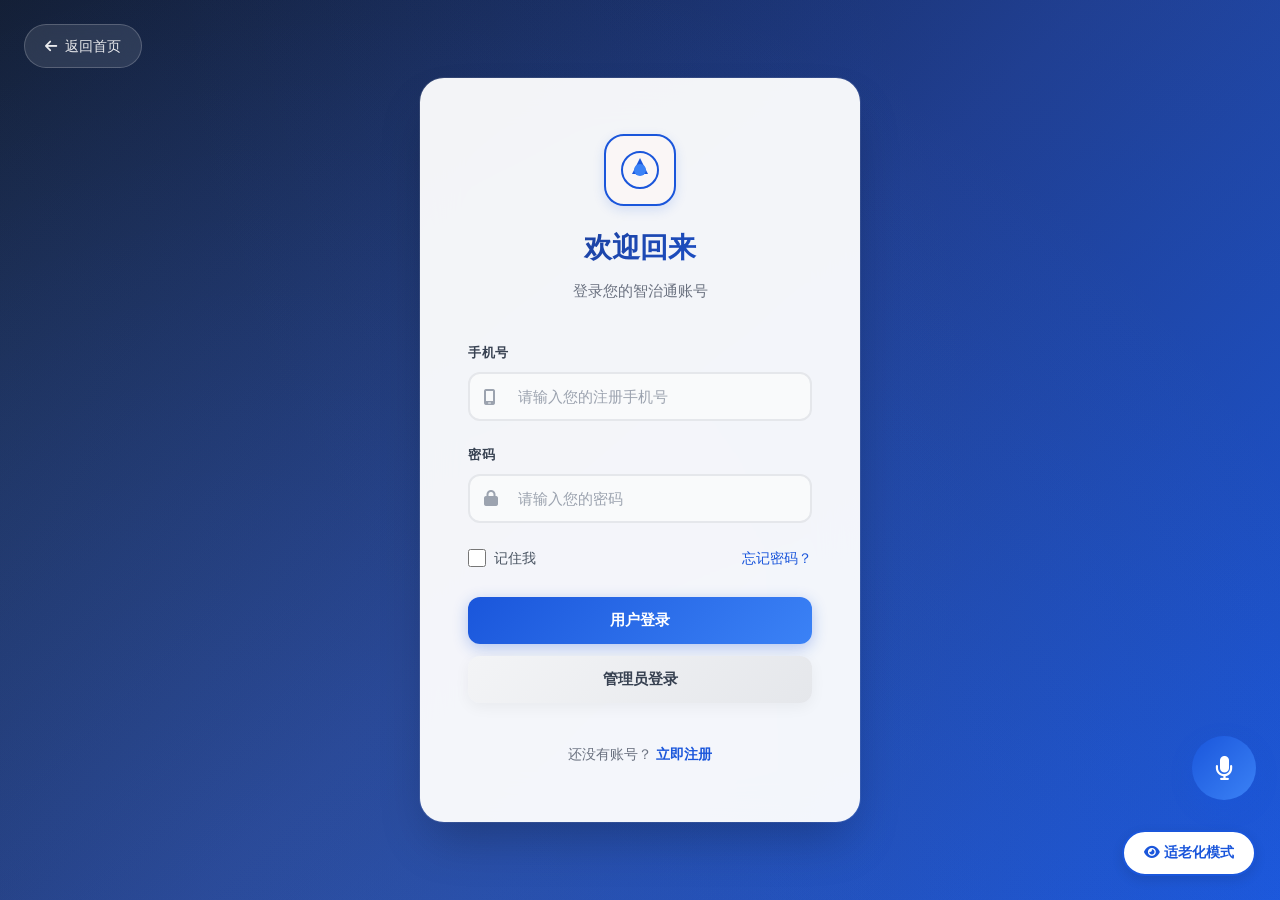
<file: appeal-query.html>
<!DOCTYPE html>
<html lang="zh-CN">
<head>
    <meta charset="UTF-8">
    <meta name="viewport" content="width=device-width, initial-scale=1.0">
    <title>我的诉求 - 智治通社区共治平台</title>
    <!-- 引入公共样式 -->
    <link rel="stylesheet" href="common.css">
    <!-- 引入Font Awesome矢量图标 -->
    <link rel="stylesheet" href="https://cdn.bootcdn.net/ajax/libs/font-awesome/6.4.0/css/all.min.css">
    <style>
        /* ==================== 页面独有基础样式 ==================== */
        body {
            padding-top: 80px;
        }
        /* ==================== 页面标题区域 独有样式 ==================== */
        .page-header {
            text-align: center;
            padding: 40px 24px;
            background: linear-gradient(135deg, #1e3a8a 0%, #1a56db 100%);
            color: white;
            margin-bottom: 40px;
        }
        .page-title {
            font-size: 36px;
            font-weight: 700;
            margin-bottom: 8px;
        }
        .page-desc {
            font-size: 16px;
            opacity: 0.9;
            max-width: 800px;
            margin: 0 auto;
        }
        /* ==================== 诉求列表容器 独有样式 ==================== */
        .appeal-container {
            max-width: 1000px;
            margin: 0 auto 60px;
            padding: 0 24px;
        }
        /* ==================== 空状态 独有样式 ==================== */
        .empty-state {
            text-align: center;
            padding: 80px 24px;
            background: white;
            border-radius: 24px;
            box-shadow: 0 10px 30px rgba(0,0,0,0.05);
        }
        .empty-icon {
            font-size: 72px;
            color: #e5e7eb;
            margin-bottom: 24px;
        }
        .empty-title {
            font-size: 20px;
            font-weight: 600;
            color: #374151;
            margin-bottom: 12px;
        }
        .empty-desc {
            font-size: 15px;
            color: #6b7280;
            margin-bottom: 32px;
        }
        /* ==================== 诉求列表 独有样式 ==================== */
        .appeal-list {
            display: flex;
            flex-direction: column;
            gap: 24px;
        }
        /* ==================== 诉求项卡片 独有样式 ==================== */
        .appeal-card {
            background: white;
            border-radius: 24px;
            padding: 32px;
            box-shadow: 0 10px 30px rgba(0,0,0,0.05);
            transition: all 0.3s;
            border-left: 4px solid transparent;
        }
        .appeal-card:hover {
            transform: translateY(-4px);
            box-shadow: 0 15px 35px rgba(0,0,0,0.08);
        }
        /* 状态边框颜色 */
        .appeal-card.pending { border-left-color: #1a56db; }
        .appeal-card.processing { border-left-color: #f59e0b; }
        .appeal-card.completed { border-left-color: #10b981; }
        /* ==================== 诉求头部 独有样式 ==================== */
        .appeal-header {
            display: flex;
            justify-content: space-between;
            align-items: flex-start;
            margin-bottom: 16px;
        }
        .appeal-type {
            font-size: 18px;
            font-weight: 600;
            color: #1f2937;
            display: flex;
            align-items: center;
            gap: 8px;
        }
        .appeal-type i {
            color: #1a56db;
        }
        .appeal-status {
            padding: 6px 16px;
            border-radius: 30px;
            font-size: 13px;
            font-weight: 600;
        }
        .status-pending {
            background: #eff6ff;
            color: #1a56db;
        }
        .status-processing {
            background: #fffbeb;
            color: #f59e0b;
        }
        .status-completed {
            background: #ecfdf5;
            color: #10b981;
        }
        /* ==================== 诉求内容 独有样式 ==================== */
        .appeal-content {
            margin-bottom: 24px;
        }
        .appeal-desc {
            font-size: 15px;
            color: #4b5563;
            line-height: 1.8;
            margin-bottom: 16px;
            display: -webkit-box;
            -webkit-line-clamp: 2;
            -webkit-box-orient: vertical;
            overflow: hidden;
            cursor: pointer;
        }
        .appeal-desc.expanded {
            -webkit-line-clamp: unset;
            overflow: visible;
        }
        /* 图片预览 */
        .appeal-images {
            display: flex;
            gap: 12px;
            margin-bottom: 24px;
        }
        .appeal-image-item {
            width: 80px;
            height: 80px;
            border-radius: 12px;
            overflow: hidden;
            border: 2px solid #e5e7eb;
            cursor: pointer;
            transition: all 0.3s;
        }
        .appeal-image-item:hover {
            transform: scale(1.05);
            border-color: #1a56db;
        }
        .appeal-image-item img {
            width: 100%;
            height: 100%;
            object-fit: cover;
        }
        /* ==================== 诉求底部信息 独有样式 ==================== */
        .appeal-footer {
            display: flex;
            justify-content: space-between;
            align-items: center;
            padding-top: 16px;
            border-top: 1px solid #f3f4f6;
        }
        .appeal-meta {
            display: flex;
            gap: 24px;
            font-size: 13px;
            color: #9ca3af;
        }
        .meta-item {
            display: flex;
            align-items: center;
            gap: 6px;
        }
        .appeal-actions {
            display: flex;
            gap: 12px;
        }
        .action-btn {
            padding: 8px 16px;
            border-radius: 12px;
            font-size: 14px;
            font-weight: 500;
            border: none;
            cursor: pointer;
            transition: all 0.3s;
            display: flex;
            align-items: center;
            gap: 6px;
        }
        .btn-view {
            background: #f0f7ff;
            color: #1a56db;
        }
        .btn-view:hover {
            background: #dbeafe;
        }
        .btn-view.hidden {
            display: none;
        }
        /* ==================== 处理结果区域 独有样式 ==================== */
        .appeal-result {
            margin-top: 20px;
            padding: 20px;
            background: #f9fafb;
            border-radius: 16px;
            display: none;
        }
        .appeal-result.show {
            display: block;
        }
        .result-title {
            font-size: 14px;
            font-weight: 600;
            color: #374151;
            margin-bottom: 8px;
            display: flex;
            align-items: center;
            gap: 8px;
        }
        .result-title i {
            color: #10b981;
        }
        .result-content {
            font-size: 14px;
            color: #4b5563;
            line-height: 1.6;
        }
        /* ==================== 响应式独有适配 ==================== */
        @media (max-width: 768px) {
            .page-title {
                font-size: 28px;
            }
            .appeal-card {
                padding: 24px;
            }
            .appeal-header {
                flex-direction: column;
                gap: 12px;
            }
            .appeal-type {
                font-size: 16px;
            }
            .appeal-footer {
                flex-direction: column;
                align-items: flex-start;
                gap: 16px;
            }
            .appeal-meta {
                flex-wrap: wrap;
                gap: 16px;
            }
            .appeal-actions {
                width: 100%;
                justify-content: space-between;
            }
            .action-btn {
                flex: 1;
                justify-content: center;
            }
            .appeal-image-item {
                width: 60px;
                height: 60px;
            }
        }
    </style>
</head>
<body>
<!-- 导航栏 -->
<nav class="navbar">
    <div class="nav-container">
        <a href="index.html" class="nav-brand">
            <div class="brand-logo">
                <svg width="40" height="40" viewBox="0 0 40 40" fill="none">
                    <circle cx="20" cy="20" r="18" stroke="#1a56db" stroke-width="2"/>
                    <path d="M20 8L28 24H12L20 8Z" fill="#1a56db"/>
                    <circle cx="20" cy="20" r="6" fill="#60a5fa"/>
                </svg>
            </div>
            <div class="brand-text">
                <span class="brand-name">智治通</span>
                <span class="brand-slogan">川北川南一站式社区共治服务平台</span>
            </div>
        </a>
        <!-- 汉堡按钮 -->
        <div class="nav-toggle" id="navToggle">
            <svg width="24" height="24" viewBox="0 0 24 24" fill="none" stroke="#1a56db" stroke-width="2">
                <line x1="3" y1="12" x2="21" y2="12"></line>
                <line x1="3" y1="6" x2="21" y2="6"></line>
                <line x1="3" y1="18" x2="21" y2="18"></line>
            </svg>
        </div>
        <!-- 桌面菜单 -->
        <ul class="nav-menu">
            <li><a href="index.html">首页</a></li>
            <li><a href="project.html">项目介绍</a></li>
            <li><a href="appeal-submit.html">诉求提交</a></li>
            <li><a href="appeal-query.html" class="active">我的诉求</a></li>
            <!-- 个人中心入口：普通用户登录后显示 -->
            <li id="profileNavItem" style="display: none;"><a href="profile.html">个人中心</a></li>
            <!-- 管理员后台入口：管理员登录后显示 -->
            <li id="adminNavItem" style="display: none;"><a href="admin.html">管理员后台</a></li>
            <!-- 消息通知入口：普通用户登录后显示 -->
            <li id="noticeNavItem" class="nav-notice" style="display: none;">
                <a href="javascript:;">
                    <i class="fa-solid fa-bell"></i>
                    <span class="notice-badge" id="noticeBadge" style="display: none;">0</span>
                </a>
            </li>
            <!-- 登录/注册入口：未登录显示 -->
            <li id="loginNavItem"><a href="login.html" id="loginLink">登录/注册</a></li>
            <!-- 退出登录入口：登录后显示 -->
            <li id="logoutNavItem" style="display: none;"><a href="javascript:;" id="logoutBtn" style="color: #ef4444;">退出</a></li>
        </ul>
    </div>
</nav>
<!-- 页面标题 -->
<div class="page-header">
    <h1 class="page-title">我的诉求</h1>
    <p class="page-desc">查看您提交的所有诉求进度，跟踪处理状态，了解处理结果</p>
</div>
<!-- 诉求列表容器 -->
<div class="appeal-container">

    <!-- 筛选按钮组 -->
    <div class="filter-group" style="display: flex; gap: 10px; margin-bottom: 24px; flex-wrap: wrap;">
        <button class="filter-btn active" data-status="all" style="padding: 8px 16px; border-radius: 20px; border: 2px solid #1a56db; background: #1a56db; color: white; font-size: 14px; cursor: pointer;">全部</button>
        <button class="filter-btn" data-status="待处理" style="padding: 8px 16px; border-radius: 20px; border: 2px solid #e5e7eb; background: white; color: #1f2937; font-size: 14px; cursor: pointer;">待受理</button>
        <button class="filter-btn" data-status="处理中" style="padding: 8px 16px; border-radius: 20px; border: 2px solid #e5e7eb; background: white; color: #1f2937; font-size: 14px; cursor: pointer;">处理中</button>
        <button class="filter-btn" data-status="待核验" style="padding: 8px 16px; border-radius: 20px; border: 2px solid #e5e7eb; background: white; color: #1f2937; font-size: 14px; cursor: pointer;">待核验</button>
        <button class="filter-btn" data-status="已完成" style="padding: 8px 16px; border-radius: 20px; border: 2px solid #e5e7eb; background: white; color: #1f2937; font-size: 14px; cursor: pointer;">已完成</button>
    </div>

    <!-- 空状态（无诉求时显示） -->
    <div class="empty-state" id="emptyState">
        <div class="empty-icon">
            <i class="fa-solid fa-file-invoice"></i>
        </div>
        <h3 class="empty-title">暂无提交的诉求</h3>
        <p class="empty-desc">您还没有提交过任何诉求，点击下方按钮提交您的需求</p>
        <a href="appeal-submit.html" class="btn btn-primary">
            <i class="fa-solid fa-plus"></i> 提交诉求
        </a>
    </div>
    <!-- 诉求列表（有诉求时显示） -->
    <div class="appeal-list" id="appealList" style="display: none;">
        <!-- 诉求卡片将通过JS动态生成 -->
    </div>
</div>

<!-- 图片预览弹窗 -->
<div class="image-modal" id="imageModal">
    <div class="close-modal" onclick="closeImageModal()">
        <i class="fa-solid fa-times"></i>
    </div>
    <div class="modal-content">
        <img src="" alt="诉求图片预览" class="modal-img" id="modalImg">
    </div>
</div>
<!-- 核验不通过弹窗 -->
<div class="verify-modal" id="verifyModal">
    <div class="verify-modal-box">
        <h3 class="verify-modal-title">请填写驳回原因</h3>
        <textarea class="verify-modal-textarea" id="verifyRemark" placeholder="请详细说明您对处置结果不满意的原因，我们将重新处置"></textarea>
        <input type="hidden" id="currentVerifyAppealId">
        <div class="verify-modal-btns">
            <button class="btn btn-secondary" onclick="closeVerifyModal()">取消</button>
            <button class="btn btn-verify-reject" onclick="handleVerifyReject()">提交驳回</button>
        </div>
    </div>
</div>

<!-- 星级评价弹窗 -->
<div class="verify-modal" id="scoreModal">
    <div class="verify-modal-box">
        <h3 class="verify-modal-title">请对本次服务进行星级评价</h3>
        <div style="display: flex; gap: 12px; font-size: 32px; color: #d1d5db; margin-bottom: 20px; justify-content: center;" id="scoreStars">
            <i class="fa-solid fa-star" data-score="1" onclick="setScore(1)"></i>
            <i class="fa-solid fa-star" data-score="2" onclick="setScore(2)"></i>
            <i class="fa-solid fa-star" data-score="3" onclick="setScore(3)"></i>
            <i class="fa-solid fa-star" data-score="4" onclick="setScore(4)"></i>
            <i class="fa-solid fa-star" data-score="5" onclick="setScore(5)"></i>
        </div>
        <textarea class="verify-modal-textarea" id="scoreRemark" placeholder="请填写您的评价建议（选填）"></textarea>
        <input type="hidden" id="currentScoreAppealId">
        <input type="hidden" id="currentScore" value="0">
        <div class="verify-modal-btns">
            <button class="btn btn-secondary" onclick="closeScoreModal()">取消</button>
            <button class="btn btn-primary" onclick="handleScoreSubmit()">提交评价</button>
        </div>
    </div>
</div>

<!-- 页脚 -->
<footer class="footer">
    <div class="footer-container">
        <div class="footer-brand">
            <div class="brand-logo">
                <svg width="32" height="32" viewBox="0 0 40 40" fill="none">
                    <circle cx="20" cy="20" r="18" stroke="white" stroke-width="2"/>
                    <path d="M20 8L28 24H12L20 8Z" fill="white"/>
                    <circle cx="20" cy="20" r="6" fill="#60a5fa"/>
                </svg>
            </div>
            <div class="brand-text">
                <span class="footer-brand-name">智治通</span>
                <span class="footer-brand-slogan">川北川南一站式社区共治服务平台 </span>
            </div>
        </div>
        <div class="footer-info">
            <p>项目定位：川北川南一站式社区共治服务平台</p>
            <p>团队优势：思政、法学、财务管理、计算机跨专业团队</p>
        </div>
    </div>
</footer>
<!-- 引入公共脚本 -->
<script src="common.js"></script>


<!-- 页面独有脚本 -->

<script>

    // 权限拦截：管理员禁止访问居民页面
    document.addEventListener('DOMContentLoaded', function() {
        if (adminBanUserPage()) {
            return;
        }
    });

    // 登录状态检查
    let currentUser = '';
    // 全局变量，存储所有诉求数据
    let allUserAppeals = [];

    // 加载用户诉求数据
    function loadUserAppeals() {
        const currentUser = localStorage.getItem('current_user');
        const allAppeals = JSON.parse(localStorage.getItem('zhizhitong_appeals')) || [];
        // 筛选当前用户的诉求
        allUserAppeals = allAppeals.filter(appeal => appeal.phone === currentUser);

        // 默认渲染全部
        renderAppealList('all');
    }

    // 封装成独立的渲染列表函数，筛选时调用
    function renderAppealList(filterStatus = 'all') {
        const emptyState = document.getElementById('emptyState');
        const appealList = document.getElementById('appealList');

        // 按状态筛选
        let filteredList = allUserAppeals;
        if (filterStatus !== 'all') {
            filteredList = allUserAppeals.filter(item => item.status === filterStatus);
        }

        // 无诉求：显示空状态
        if (filteredList.length === 0) {
            emptyState.style.display = 'block';
            appealList.style.display = 'none';
            return;
        }

        // 有诉求：显示列表
        emptyState.style.display = 'none';
        appealList.style.display = 'flex';
        // 按提交时间倒序排列
        filteredList.sort((a, b) => new Date(b.submitTime) - new Date(a.submitTime));

        // 生成诉求卡片
        appealList.innerHTML = '';
        filteredList.forEach((appeal, index) => {
            const appealCard = document.createElement('div');
            // 根据状态设置卡片类名
            let statusClass = '';
            let statusText = '';
            let statusTagClass = '';
            switch(appeal.status) {
                case '待处理':
                    statusClass = 'pending';
                    statusText = '待受理';
                    statusTagClass = 'status-pending';
                    break;
                case '处理中':
                    statusClass = 'processing';
                    statusText = '处理中';
                    statusTagClass = 'status-processing';
                    break;
                case '待核验':
                    statusClass = 'verifying';
                    statusText = '待核验';
                    statusTagClass = 'status-verifying';
                    break;
                case '已完成':
                    statusClass = 'completed';
                    statusText = '已完成';
                    statusTagClass = 'status-completed';
                    break;
                default:
                    statusClass = 'pending';
                    statusText = '待受理';
                    statusTagClass = 'status-pending';
            }
            // 生成图片预览HTML
            let imagesHtml = '';
            if (appeal.images && appeal.images.length > 0) {
                imagesHtml = `<div class="appeal-images">`;
                appeal.images.forEach((img, imgIndex) => {
                    imagesHtml += `
                        <div class="appeal-image-item" onclick="openImageModal('${img}')">
                            <img src="${img}" alt="诉求图片${imgIndex+1}">
                        </div>
                    `;
                });
                imagesHtml += `</div>`;
            }

            // 生成处理结果+办结凭证HTML
            let resultHtml = '';
            if ((appeal.status === '已完成' || appeal.status === '待核验') && (appeal.result || appeal.finishDesc)) {
                // 办结凭证图片HTML
                let finishImagesHtml = '';
                if (appeal.finishImages && appeal.finishImages.length > 0) {
                    finishImagesHtml = `<div class="appeal-images" style="margin-top: 12px;">`;
                    appeal.finishImages.forEach((img, imgIndex) => {
                        finishImagesHtml += `
                <div class="appeal-image-item" onclick="openImageModal('${img}')">
                    <img src="${img}" alt="办结凭证${imgIndex+1}">
                </div>
            `;
                    });
                    finishImagesHtml += `</div>`;
                }

                resultHtml = `
        <div class="appeal-result show">
            <div class="result-title">
                <i class="fa-solid fa-check-circle"></i> 处置结果说明
            </div>
            <div class="result-content">${appeal.finishDesc || appeal.result}</div>
            ${finishImagesHtml}
        </div>
    `;
            }


            // 生成进度条HTML
            let progressHtml = `
    <div class="progress-box" style="margin-top: 12px;">
        <div class="progress-step" style="display: flex; justify-content: space-between; margin-bottom: 8px; font-size: 12px; color: #6b7280;">
            <span class="${appeal.status === '待处理' ? 'active' : ''}">待受理</span>
            <span class="${['已分配','处理中','待核验','已完成'].includes(appeal.status) ? 'active' : ''}">已分配</span>
            <span class="${['处理中','待核验','已完成'].includes(appeal.status) ? 'active' : ''}">处理中</span>
            <span class="${['待核验','已完成'].includes(appeal.status) ? 'active' : ''}">待核验</span>
            <span class="${appeal.status === '已完成' ? 'active' : ''}">已完成</span>
        </div>
        <div class="progress-bar" style="width: 100%; height: 6px; background: #e5e7eb; border-radius: 3px; overflow: hidden;">
            <div class="progress-fill" style="height: 100%; background: linear-gradient(90deg, #1a56db 0%, #3b82f6 100%); width: ${getProgressPercent(appeal.status)}; transition: all 0.3s;"></div>
        </div>
    </div>
`;

            // 生成按钮文本（初始默认）
            let btnText = '查看完整';
            // 给每个描述框和按钮加唯一标识（避免冲突）
            const descId = `appealDesc-${index}`;
            const btnId = `appealBtn-${index}`;
            // 诉求卡片HTML
            appealCard.className = `appeal-card ${statusClass}`;
            appealCard.innerHTML = `
                <div class="appeal-header">
                    <div class="appeal-type">
                        <i class="fa-solid fa-tag"></i> ${appeal.type}
                    </div>
                    <div class="appeal-status ${statusTagClass}">
                        ${statusText}
                    </div>
                </div>
                <div class="appeal-content">
                    <div class="appeal-desc" id="${descId}" onclick="toggleDescExpand('${descId}', '${btnId}')">
                        ${appeal.desc}
                    </div>
                    ${imagesHtml}
                </div>
                ${resultHtml}
                ${progressHtml}
                <div class="appeal-footer">
                    <div class="appeal-meta">
                        <div class="meta-item">
                            <i class="fa-solid fa-calendar"></i>
                            <span>提交时间：${appeal.submitTime}</span>
                        </div>
                        <div class="meta-item">
                            <i class="fa-solid fa-id-card"></i>
                            <span>诉求编号：${appeal.code || '无'}</span>
                        </div>
                        <div class="meta-item">
                            <i class="fa-solid fa-id-card"></i>
                            <span>联系方式：${appeal.phone.slice(0,3)}****${appeal.phone.slice(7)}</span>
                        </div>
                    </div>
                    <div class="appeal-actions">
    <button class="action-btn btn-view" id="${btnId}" onclick="toggleDescExpand('${descId}', '${btnId}')">
    <i class="fa-solid fa-eye"></i> ${btnText}
    </button>
    <!-- 待核验状态的核验操作按钮 -->
    ${appeal.status === '待核验' ? `
    <button class="action-btn btn-verify-pass" onclick="handleVerifyPass('${appeal.id}')">
    <i class="fa-solid fa-check"></i> 核验通过
    </button>
    <button class="action-btn btn-verify-reject" onclick="openVerifyModal('${appeal.id}')">
    <i class="fa-solid fa-times"></i> 核验不通过
    </button>
` : ''}
    <!-- 已完成状态的评价按钮 -->
    ${appeal.status === '已完成' && !appeal.score ? `
    <button class="action-btn" style="background: #8b5cf6; color: white;" onclick="openScoreModal('${appeal.id}')">
    <i class="fa-solid fa-star"></i> 去评价
    </button>
    ` : ''}
</div>
                </div>
            `;
            appealList.appendChild(appealCard);
            // 判断内容是否超过2行，不够则隐藏按钮
            setTimeout(() => {
                const descElement = document.getElementById(descId);
                const btnElement = document.getElementById(btnId);
                // 计算2行的高度（行高 × 2）
                const lineHeight = parseFloat(window.getComputedStyle(descElement).lineHeight);
                const twoLineHeight = lineHeight * 2;
                // 若内容高度 ≤ 2行高度，隐藏按钮
                if (descElement.scrollHeight <= twoLineHeight) {
                    btnElement.classList.add('hidden');
                }
            }, 100);
        });
    }

    document.addEventListener('DOMContentLoaded', function() {
        // 原来的登录检查逻辑，完全保留
        const isLogin = localStorage.getItem('is_login');
        const currentUser = localStorage.getItem('current_user');
        if (!isLogin || isLogin !== 'true' || !currentUser) {
            alert('请先登录后查看诉求');
            window.location.href = 'login.html';
            return;
        }

        // 绑定筛选按钮点击事件
        const filterBtns = document.querySelectorAll('.filter-btn');
        filterBtns.forEach(btn => {
            btn.addEventListener('click', function() {
                // 切换按钮激活样式
                filterBtns.forEach(b => {
                    b.classList.remove('active');
                    b.style.background = 'white';
                    b.style.color = '#1f2937';
                    b.style.borderColor = '#e5e7eb';
                });
                this.classList.add('active');
                this.style.background = '#1a56db';
                this.style.color = 'white';
                this.style.borderColor = '#1a56db';

                // 按选中的状态渲染列表
                const status = this.getAttribute('data-status');
                renderAppealList(status);
            });
        });

        // loadUserAppeals调用
        loadUserAppeals();
    });




    // 展开/收起诉求描述
    function toggleDescExpand(descId, btnId) {
        const descElement = document.getElementById(descId);
        const btnElement = document.getElementById(btnId);
        if (!descElement || !btnElement) return;
        // 切换展开/收起状态
        descElement.classList.toggle('expanded');
        // 切换按钮文本和图标
        if (descElement.classList.contains('expanded')) {
            btnElement.innerHTML = '<i class="fa-solid fa-eye-slash"></i> 收起';
        } else {
            btnElement.innerHTML = '<i class="fa-solid fa-eye"></i> 查看完整';
        }
    }

    // 进度百分比计算函数
    window.getProgressPercent = function(status) {
        const statusMap = {
            "待处理": "20%",
            "已分配": "40%",
            "处理中": "60%",
            "待核验": "80%",
            "已完成": "100%"
        };
        return statusMap[status] || "20%";
    };

    // ========== 核验相关函数 ==========
    // 打开核验驳回弹窗
    function openVerifyModal(appealId) {
        document.getElementById('currentVerifyAppealId').value = appealId;
        document.getElementById('verifyRemark').value = '';
        document.getElementById('verifyModal').classList.add('show');
    }
    // 关闭核验驳回弹窗
    function closeVerifyModal() {
        document.getElementById('verifyModal').classList.remove('show');
    }
    // 核验通过
    function handleVerifyPass(appealId) {
        if (!confirm('确认核验通过？该操作将把诉求状态更新为已完成，完成全流程闭环。')) {
            return;
        }
        const allAppeals = JSON.parse(localStorage.getItem('zhizhitong_appeals')) || [];
        const appealIndex = allAppeals.findIndex(a => String(a.id) === String(appealId));
        if (appealIndex === -1) {
            alert('诉求不存在');
            return;
        }

        const appeal = allAppeals[appealIndex];

        // 更新状态
        appeal.status = '已完成';
        appeal.verifyResult = '通过';
        appeal.verifyTime = new Date().toLocaleString();
        appeal.verifyRemark = '居民核验通过，诉求办结';

        localStorage.setItem('zhizhitong_appeals', JSON.stringify(allAppeals));

        sendNotice('admin', '诉求核验通过', `诉求编号${appeal.code}已被居民核验通过，诉求正式办结。`);
        sendAdminNotice('诉求已核验闭环', `诉求编号：${appeal.code}，居民已完成核验，诉求已办结`, appeal.id);

        alert('核验通过！诉求已正式办结，您可以对本次服务进行评价。');
        loadUserAppeals();
    }
    // 核验不通过（驳回）
    function handleVerifyReject() {
        const appealId = document.getElementById('currentVerifyAppealId').value;
        const verifyRemark = document.getElementById('verifyRemark').value.trim();

        if (!verifyRemark || verifyRemark.length < 5) {
            alert('请填写驳回原因（至少5字）');
            return;
        }

        const allAppeals = JSON.parse(localStorage.getItem('zhizhitong_appeals')) || [];
        const appealIndex = allAppeals.findIndex(a => String(a.id) === String(appealId));

        if (appealIndex === -1) {
            alert('诉求不存在');
            return;
        }

        const appeal = allAppeals[appealIndex];

        // 回退到处理中
        appeal.status = '处理中';
        appeal.verifyResult = '驳回';
        appeal.verifyTime = new Date().toLocaleString();
        appeal.verifyRemark = verifyRemark;

        localStorage.setItem('zhizhitong_appeals', JSON.stringify(allAppeals));

        sendNotice('admin', '诉求被驳回', `诉求编号${appeal.code}被居民驳回，驳回原因：${verifyRemark}，请重新处置。`);

        closeVerifyModal();
        alert('驳回已提交！管理员将重新处置您的诉求，后续进展会及时同步。');
        loadUserAppeals();
    }

    // ========== 星级评价相关函数 ==========
    let currentScore = 0;
    // 设置星级
    function setScore(score) {
        currentScore = score;
        document.getElementById('currentScore').value = score;
        const stars = document.querySelectorAll('#scoreStars i');
        stars.forEach((star, index) => {
            if (index < score) {
                star.style.color = '#f59e0b';
            } else {
                star.style.color = '#d1d5db';
            }
        });
    }
    // 打开评价弹窗
    function openScoreModal(appealId) {
        document.getElementById('currentScoreAppealId').value = appealId;
        document.getElementById('scoreRemark').value = '';
        currentScore = 0;
        setScore(0);
        document.getElementById('scoreModal').classList.add('show');
    }
    // 关闭评价弹窗
    function closeScoreModal() {
        document.getElementById('scoreModal').classList.remove('show');
    }
    // 提交评价
    function handleScoreSubmit() {
        const appealId = document.getElementById('currentScoreAppealId').value;
        const score = document.getElementById('currentScore').value;
        const scoreRemark = document.getElementById('scoreRemark').value.trim();
        if (score == 0) {
            alert('请选择星级评价');
            return;
        }
        const allAppeals = JSON.parse(localStorage.getItem('zhizhitong_appeals')) || [];
        const appealIndex = allAppeals.findIndex(a => String(a.id) === String(appealId));
        if (appealIndex === -1) {
            alert('诉求不存在');
            return;
        }
        // 保存评价
        allAppeals[appealIndex].score = score;
        allAppeals[appealIndex].scoreRemark = scoreRemark;
        // 保存数据
        localStorage.setItem('zhizhitong_appeals', JSON.stringify(allAppeals));
        // 给管理员发送通知
        sendNotice('admin', '收到居民评价', `诉求编号${allAppeals[appealIndex].code}收到居民${score}星评价，评价内容：${scoreRemark || '无'}`);
        // 关闭弹窗+提示+刷新
        closeScoreModal();
        // 给管理员发送评价通知
        const appealScore = allAppeals[appealIndex];
        sendAdminNotice('居民已提交评价', `诉求编号：${appealScore.code}，居民给出了${score}星评价，点击查看详情`, appealScore.id);
        alert('评价提交成功！感谢您的反馈，我们将持续优化服务。');
        loadUserAppeals();
    }


    // 打开驳回弹窗
    let currentRejectAppealId = '';
    function openRejectModal(appealId) {
        currentRejectAppealId = appealId;
        document.getElementById('rejectModal').style.display = 'flex';
    }

    // 关闭驳回弹窗
    function closeRejectModal() {
        document.getElementById('rejectModal').style.display = 'none';
        document.getElementById('rejectReasonInput').value = '';
        currentRejectAppealId = '';
    }

    // 提交驳回申请
    function submitReject() {
        const rejectReason = document.getElementById('rejectReasonInput').value;
        if (!rejectReason || rejectReason.length < 5) {
            alert('请填写核验不通过的原因（至少5个字）');
            return;
        }

        const allAppeals = JSON.parse(localStorage.getItem('zhizhitong_appeals')) || [];
        const appealIndex = allAppeals.findIndex(a => String(a.id) === String(currentRejectAppealId));
        if (appealIndex === -1) {
            alert('诉求不存在，请刷新页面重试');
            return;
        }

        // 更新诉求状态：退回处理中，留痕驳回原因
        allAppeals[appealIndex].status = '处理中';
        allAppeals[appealIndex].rejectReason = rejectReason;
        allAppeals[appealIndex].rejectTime = new Date().toLocaleString();
        allAppeals[appealIndex].verifyResult = '驳回';
        localStorage.setItem('zhizhitong_appeals', JSON.stringify(allAppeals));

        // 给管理员发送驳回通知
        sendAdminNotice('诉求核验被驳回', `诉求编号：${allAppeals[appealIndex].code}，居民核验不通过，驳回原因：${rejectReason}，请重新处置`, currentRejectAppealId);

        alert('已提交驳回申请，工作人员将重新为您处置');
        closeRejectModal();
        loadMyAppeals();
    }

    // 点击弹窗空白处关闭
    document.getElementById('rejectModal').addEventListener('click', function(e) {
        if (e.target === this) closeRejectModal();
    });


</script>

<!-- 移动端底部Tab导航 -->
<div class="mobile-tab-bar">
    <div class="tab-bar-list">
        <a href="index.html" class="tab-bar-item">
            <i class="fa-solid fa-house"></i>
            <span>首页</span>
        </a>
        <a href="appeal-submit.html" class="tab-bar-item">
            <i class="fa-solid fa-file-pen"></i>
            <span>提交诉求</span>
        </a>
        <a href="appeal-query.html" class="tab-bar-item active">
            <i class="fa-solid fa-list-check"></i>
            <span>我的诉求</span>
        </a>
        <a href="profile.html" class="tab-bar-item">
            <i class="fa-solid fa-user"></i>
            <span>我的</span>
        </a>
    </div>
</div>

</body>
</html>
</file>
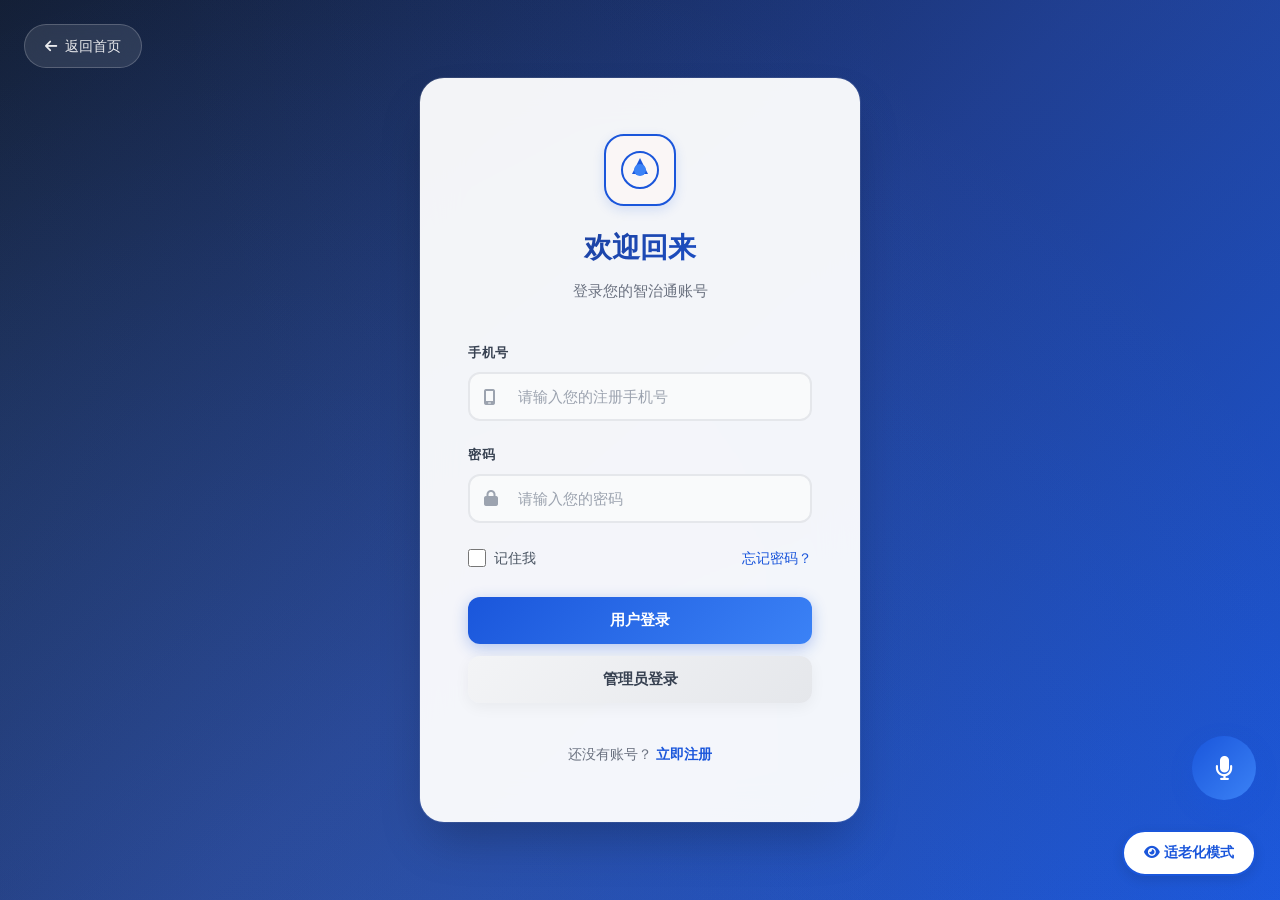
<file: appeal-submit.html>
<!DOCTYPE html>
<html lang="zh-CN">
<head>
    <meta charset="UTF-8">
    <meta name="viewport" content="width=device-width, initial-scale=1.0">
    <title>诉求提交 - 智治通社区共治平台</title>
    <!-- 引入公共样式 -->
    <link rel="stylesheet" href="common.css">
    <!-- 引入Font Awesome矢量图标 -->
    <link rel="stylesheet" href="https://cdn.bootcdn.net/ajax/libs/font-awesome/6.4.0/css/all.min.css">
    <style>
        /* ==================== 页面独有基础样式 ==================== */
        body {
            padding-top: 80px;
        }
        /* ==================== 页面标题区域 独有样式 ==================== */
        .page-header {
            text-align: center;
            padding: 40px 24px;
            background: linear-gradient(135deg, #1e3a8a 0%, #1a56db 100%);
            color: white;
            margin-bottom: 40px;
        }
        .page-title {
            font-size: 36px;
            font-weight: 700;
            margin-bottom: 8px;
        }
        .page-desc {
            font-size: 16px;
            opacity: 0.9;
            max-width: 800px;
            margin: 0 auto;
        }
        /* ==================== 表单容器 独有样式 ==================== */
        .form-container {
            max-width: 800px;
            margin: 0 auto 60px;
            padding: 0 24px;
        }
        .appeal-form {
            background: white;
            border-radius: 24px;
            padding: 48px;
            box-shadow: 0 10px 30px rgba(0,0,0,0.05);
        }
        /* ==================== 表单独有样式 ==================== */
        .form-select {
            width: 100%;
            padding: 14px 16px;
            border: 2px solid #e5e7eb;
            border-radius: 12px;
            font-size: 15px;
            color: #1f2937;
            transition: all 0.3s;
            background: #f9fafb url("data:image/svg+xml,%3Csvg xmlns='http://www.w3.org/2000/svg' width='16' height='16' fill='%236b7280' viewBox='0 0 16 16'%3E%3Cpath d='M8 11l4-4H4l4 4z'/%3E%3C/svg%3E") right 16px center no-repeat;
            appearance: none;
        }
        .form-select:focus {
            outline: none;
            border-color: #1a56db;
            background-color: white;
            box-shadow: 0 0 0 4px rgba(26, 86, 219, 0.1);
        }
        .form-textarea {
            width: 100%;
            padding: 16px;
            border: 2px solid #e5e7eb;
            border-radius: 12px;
            font-size: 15px;
            color: #1f2937;
            transition: all 0.3s;
            background: #f9fafb;
            min-height: 150px;
            resize: vertical;
            line-height: 1.8;
        }
        .form-textarea:focus {
            outline: none;
            border-color: #1a56db;
            background: white;
            box-shadow: 0 0 0 4px rgba(26, 86, 219, 0.1);
        }
        /* ==================== 图片上传区域 独有样式 ==================== */
        .upload-container {
            border: 2px dashed #e5e7eb;
            border-radius: 12px;
            padding: 32px;
            text-align: center;
            transition: all 0.3s;
            cursor: pointer;
            background: #f9fafb;
        }
        .upload-container:hover, .upload-container.active {
            border-color: #1a56db;
            background: #f0f7ff;
        }
        .upload-icon {
            font-size: 48px;
            color: #1a56db;
            margin-bottom: 16px;
        }
        .upload-text {
            font-size: 15px;
            color: #4b5563;
            margin-bottom: 8px;
        }
        .upload-hint {
            font-size: 13px;
            color: #9ca3af;
        }
        #fileInput {
            display: none;
        }
        /* ==================== 图片预览区域 独有样式 ==================== */
        .preview-container {
            display: flex;
            flex-wrap: wrap;
            gap: 16px;
            margin-top: 24px;
        }
        .preview-item {
            position: relative;
            width: 120px;
            height: 120px;
            border-radius: 8px;
            overflow: hidden;
            border: 2px solid #e5e7eb;
        }
        .preview-img {
            width: 100%;
            height: 100%;
            object-fit: cover;
        }
        .preview-remove {
            position: absolute;
            top: -8px;
            right: -8px;
            width: 24px;
            height: 24px;
            background: #ef4444;
            color: white;
            border-radius: 50%;
            display: flex;
            align-items: center;
            justify-content: center;
            cursor: pointer;
            font-size: 12px;
            box-shadow: 0 2px 4px rgba(0,0,0,0.1);
        }
        /* ==================== 按钮组 独有样式 ==================== */
        .btn-group {
            display: flex;
            gap: 16px;
            justify-content: center;
            margin-top: 48px;
        }
        .btn-primary {
            background: linear-gradient(135deg, #1a56db 0%, #3b82f6 100%);
            color: white;
            box-shadow: 0 4px 15px rgba(26, 86, 219, 0.3);
        }
        .btn-primary:hover {
            background: linear-gradient(135deg, #1e40af 0%, #2563eb 100%);
            transform: translateY(-2px);
            box-shadow: 0 8px 25px rgba(26, 86, 219, 0.4);
        }
        .btn-secondary {
            background: white;
            color: #1a56db;
            border: 2px solid #1a56db;
            margin-left: 0;
        }
        .btn-secondary:hover {
            background: #f0f7ff;
            transform: translateY(-2px);
        }
        /* ==================== 响应式独有适配 ==================== */
        @media (max-width: 768px) {
            .page-title {
                font-size: 28px;
            }
            .appeal-form {
                padding: 32px 24px;
            }
            .upload-container {
                padding: 24px;
            }
            .btn-group {
                flex-direction: column;
            }
            .btn {
                width: 100%;
                justify-content: center;
            }
        }
    </style>
</head>
<body>
<!-- 导航栏 -->
<nav class="navbar">
    <div class="nav-container">
        <a href="index.html" class="nav-brand">
            <div class="brand-logo">
                <svg width="40" height="40" viewBox="0 0 40 40" fill="none">
                    <circle cx="20" cy="20" r="18" stroke="#1a56db" stroke-width="2"/>
                    <path d="M20 8L28 24H12L20 8Z" fill="#1a56db"/>
                    <circle cx="20" cy="20" r="6" fill="#60a5fa"/>
                </svg>
            </div>
            <div class="brand-text">
                <span class="brand-name">智治通</span>
                <span class="brand-slogan">川北川南一站式社区共治服务平台</span>
            </div>
        </a>
        <!-- 汉堡按钮 -->
        <div class="nav-toggle" id="navToggle">
            <svg width="24" height="24" viewBox="0 0 24 24" fill="none" stroke="#1a56db" stroke-width="2">
                <line x1="3" y1="12" x2="21" y2="12"></line>
                <line x1="3" y1="6" x2="21" y2="6"></line>
                <line x1="3" y1="18" x2="21" y2="18"></line>
            </svg>
        </div>
        <!-- 桌面菜单 -->
        <ul class="nav-menu">
            <li><a href="index.html">首页</a></li>
            <li><a href="project.html">项目介绍</a></li>
            <li><a href="appeal-submit.html" class="active">诉求提交</a></li>
            <li><a href="appeal-query.html">我的诉求</a></li>
            <!-- 个人中心入口：普通用户登录后显示 -->
            <li id="profileNavItem" style="display: none;"><a href="profile.html">个人中心</a></li>
            <!-- 管理员后台入口：管理员登录后显示 -->
            <li id="adminNavItem" style="display: none;"><a href="admin.html">管理员后台</a></li>
            <!-- 消息通知入口：普通用户登录后显示 -->
            <li id="noticeNavItem" class="nav-notice" style="display: none;">
                <a href="javascript:;">
                    <i class="fa-solid fa-bell"></i>
                    <span class="notice-badge" id="noticeBadge" style="display: none;">0</span>
                </a>
            </li>
            <!-- 登录/注册入口：未登录显示 -->
            <li id="loginNavItem"><a href="login.html" id="loginLink">登录/注册</a></li>
            <!-- 退出登录入口：登录后显示 -->
            <li id="logoutNavItem" style="display: none;"><a href="javascript:;" id="logoutBtn" style="color: #ef4444;">退出</a></li>
        </ul>
    </div>
</nav>
<!-- 页面标题 -->
<div class="page-header">
    <h1 class="page-title">诉求提交</h1>
    <p class="page-desc">请详细填写您的诉求信息，我们将尽快为您匹配对应资源，解决问题</p>
</div>
<!-- 表单容器 -->
<div class="form-container">
    <form class="appeal-form" id="appealForm">

        <!-- 诉求类型 -->
        <div class="form-group">
            <label class="form-label"><i class="fa-solid fa-tag"></i> 诉求类型</label>
            <select class="form-select" id="appealType" required>
                <option value="">请选择诉求类型</option>
                <option value="纠纷调解">纠纷调解（如电梯安装、邻里矛盾等）</option>
                <option value="设施报修">公共设施报修（如路灯、健身器材等）</option>
                <option value="志愿服务">志愿服务申请（如独居老人关怀等）</option>
                <option value="政策咨询">政策咨询（如社保、养老等）</option>
                <option value="社区建议">社区建设建议</option>
                <option value="其他">其他诉求</option>
            </select>
            <div class="error-message" id="typeError">请选择诉求类型</div>
        </div>

        <!-- 诉求描述 -->
        <div class="form-group">
            <label class="form-label"><i class="fa-solid fa-pen-to-square"></i> 诉求描述</label>
            <div style="display: flex; gap: 12px; margin-bottom: 8px; flex-wrap: wrap;">
                <button type="button" class="btn btn-secondary" onclick="startVoiceFill('appealDesc', '诉求描述')" style="flex: 1; min-width: 150px;">
                    <i class="fa-solid fa-microphone"></i> 语音输入诉求
                </button>
                <button type="button" class="btn btn-secondary" onclick="voiceCorrect('appealDesc')" style="flex: 1; min-width: 150px;">
                    <i class="fa-solid fa-pen-to-square"></i> 语音纠错修改
                </button>
                <button type="button" class="btn btn-secondary" id="autoClassifyBtn" style="flex: 1; min-width: 150px;">
                    <i class="fa-solid fa-robot"></i> AI智能分类
                </button>
            </div>
            <textarea class="form-textarea" id="appealDesc" placeholder="请详细描述您的诉求（如问题发生地点、具体情况、期望解决方式等）" required></textarea>
            <div class="error-message" id="descError">诉求描述不能为空（至少10字）</div>
        </div>



        <!-- 图片上传 -->
        <div class="form-group">
            <label class="form-label"><i class="fa-solid fa-image"></i> 上传图片（可选）</label>
            <div class="upload-container" id="uploadContainer" onclick="document.getElementById('fileInput').click()">
                <div class="upload-icon">
                    <i class="fa-solid fa-cloud-upload"></i>
                </div>
                <div class="upload-text">点击上传图片，最多支持3张</div>
                <div class="upload-hint">支持JPG、PNG格式，单张图片不超过5MB</div>
                <input type="file" id="fileInput" accept="image/jpeg,image/png" multiple>
            </div>
            <!-- 图片预览 -->
            <div class="preview-container" id="previewContainer"></div>
        </div>


        <!-- 联系方式 -->
        <!-- 联系方式（最终修复版：麦克风100%在框内，不超出，适配主题蓝色） -->
        <div class="form-group">
            <label class="form-label"><i class="fa-solid fa-mobile-screen"></i> 联系方式</label>
            <div class="input-wrapper" style="position: relative; width: 100%;">
                <!-- 输入框：预留足够的右侧内边距，给麦克风按钮留位置 -->
                <input
                        type="tel"
                        class="form-control"
                        id="contactPhone"
                        placeholder="请输入您的手机号"
                        maxlength="11"
                        required
                        style="width: 100%; height: 48px; padding: 0 48px 0 16px; box-sizing: border-box;"
                >
                <!-- 麦克风按钮：精准定位，100%在输入框内，不超出 -->
                <button
                        type="button"
                        onclick="startVoiceFill('contactPhone', '手机号')"
                        title="语音输入手机号"
                        style="
                position: absolute;
                right: 8px;
                top: 50%;
                transform: translateY(-50%);
                width: 32px;
                height: 32px;
                background: transparent;
                border: none;
                cursor: pointer;
                padding: 0;
                display: flex;
                align-items: center;
                justify-content: center;
                color: #1a56db;
                transition: all 0.2s;
                z-index: 10;
            "
                        onmouseover="this.style.color='#1e3a8a'"
                        onmouseout="this.style.color='#1a56db'"
                >
                    <i class="fa-solid fa-microphone" style="font-size: 16px; margin: 0;"></i>
                </button>
            </div>
            <div class="error-message" id="phoneError">请输入正确的手机号</div>
        </div>


        <!-- 提交按钮 -->
        <div class="btn-group">
            <button type="button" class="btn btn-secondary" onclick="window.location.href='index.html'">
                <i class="fa-solid fa-arrow-left"></i> 返回首页
            </button>
            <button type="button" class="btn btn-primary" id="submitAppealBtn" onclick="submitAppeal()">
                <i class="fa-solid fa-paper-plane"></i> 提交诉求
            </button>
        </div>
    </form>
</div>
<!-- 页脚 -->
<footer class="footer">
    <div class="footer-container">
        <div class="footer-brand">
            <div class="brand-logo">
                <svg width="32" height="32" viewBox="0 0 40 40" fill="none">
                    <circle cx="20" cy="20" r="18" stroke="white" stroke-width="2"/>
                    <path d="M20 8L28 24H12L20 8Z" fill="white"/>
                    <circle cx="20" cy="20" r="6" fill="#60a5fa"/>
                </svg>
            </div>
            <div class="brand-text">
                <span class="footer-brand-name">智治通</span>
                <span class="footer-brand-slogan">川北川南一站式社区共治服务平台 </span>
            </div>
        </div>
        <div class="footer-info">
            <p>项目定位：川北川南一站式社区共治服务平台</p>
            <p>团队优势：思政、法学、财务管理、计算机跨专业团队</p>
        </div>
    </div>
</footer>
<!-- 引入公共脚本 -->
<script src="common.js"></script>
<!-- 页面独有脚本 -->
<script>

    // 权限拦截：管理员禁止访问居民页面，直接弹提示
    document.addEventListener('DOMContentLoaded', function() {
        // 1. 管理员禁止访问，弹出正确提示
        if (adminBanUserPage()) {
            return;
        }
        // 2. 未登录跳登录
        const isLogin = localStorage.getItem('is_login');
        const currentUser = localStorage.getItem('current_user');
        if (!isLogin || isLogin !== 'true' || !currentUser) {
            alert('请先登录后提交诉求');
            window.location.href = 'login.html';
            return;
        }
        // 填充手机号
        document.getElementById('contactPhone').value = currentUser;
    });

    // 图片上传预览
    const fileInput = document.getElementById('fileInput');
    const previewContainer = document.getElementById('previewContainer');
    const uploadContainer = document.getElementById('uploadContainer');
    let uploadedFiles = []; // 存储上传的图片base64
    fileInput.addEventListener('change', function(e) {
        const files = e.target.files;
        if (files.length === 0) return;
        // 限制最多3张图片
        if (uploadedFiles.length + files.length > 3) {
            alert('最多只能上传3张图片');
            return;
        }
        for (let i = 0; i < files.length; i++) {
            const file = files[i];
            // 验证文件类型
            if (!file.type.match('image/jpeg|image/png')) {
                alert('请上传JPG或PNG格式的图片');
                continue;
            }
            // 验证文件大小
            if (file.size > 5 * 1024 * 1024) {
                alert('单张图片大小不能超过5MB');
                continue;
            }
            // 读取图片并预览
            const reader = new FileReader();
            reader.onload = function(event) {
                const base64 = event.target.result;
                uploadedFiles.push(base64);
                // 创建预览元素
                const previewItem = document.createElement('div');
                previewItem.className = 'preview-item';
                previewItem.innerHTML = `
  <img src="${base64}" class="preview-img previewable-img" alt="诉求图片">
        <div class="preview-remove" onclick="removeImage(${uploadedFiles.length - 1})">×</div>
    `;
                previewContainer.appendChild(previewItem);
            };
            reader.readAsDataURL(file);
        }
        // 清空文件输入，允许重复选择同一文件
        fileInput.value = '';
    });

    // 移除图片
    function removeImage(index) {
        uploadedFiles.splice(index, 1);
        previewContainer.innerHTML = '';
        // 重新渲染预览
        uploadedFiles.forEach((base64, i) => {
            const previewItem = document.createElement('div');
            previewItem.className = 'preview-item';
            previewItem.innerHTML = `
                    <img src="${base64}" class="preview-img" alt="诉求图片">
                    <div class="preview-remove" onclick="removeImage(${i})">×</div>
                `;
            previewContainer.appendChild(previewItem);
        });
    }

    // 表单验证
    function validateForm() {
        const appealType = document.getElementById('appealType').value;
        const appealDesc = document.getElementById('appealDesc').value.trim();
        const contactPhone = document.getElementById('contactPhone').value.trim();
        let isValid = true;
        // 清除所有错误提示
        clearErrors();
        // 验证诉求类型
        if (!appealType) {
            document.getElementById('typeError').classList.add('show');
            isValid = false;
        }
        // 验证诉求描述
        if (!appealDesc || appealDesc.length < 10) {
            document.getElementById('descError').classList.add('show');
            isValid = false;
        }
        // 验证手机号
        if (!contactPhone || !/^1[3-9]\d{9}$/.test(contactPhone)) {
            document.getElementById('phoneError').classList.add('show');
            isValid = false;
        }
        return isValid;
    }

    // 清除所有错误提示
    function clearErrors() {
        document.getElementById('typeError').classList.remove('show');
        document.getElementById('descError').classList.remove('show');
        document.getElementById('phoneError').classList.remove('show');
    }

    // 提交诉求
    // ==================== 提交诉求函数（有反馈+防重复提交） ====================
    async function submitAppeal() {
        // 1. 表单校验
        if (!validateForm()) {
            return;
        }

        // 2. 防重复提交：禁用按钮，防止用户一直点
        const submitBtn = document.getElementById('submitAppealBtn');
        if (submitBtn) {
            submitBtn.disabled = true;
            submitBtn.innerHTML = '<i class="fa-solid fa-spinner fa-spin"></i> 提交中...';
        }

        try {
            // 3. 正确获取表单数据
            const appealType = document.getElementById('appealType').value;
            const appealDesc = document.getElementById('appealDesc').value.trim();
            const contactPhone = document.getElementById('contactPhone').value.trim();

            // 4. 生成诉求编号
            const allAppeals = JSON.parse(localStorage.getItem('zhizhitong_appeals')) || [];
            const now = new Date();
            const dateStr = now.getFullYear() + String(now.getMonth()+1).padStart(2,'0') + String(now.getDate()).padStart(2,'0');
            const todayAppeals = allAppeals.filter(item => item.code && item.code.startsWith(`SQ${dateStr}`));
            const seq = todayAppeals.length + 1;
            const appealCode = `SQ${dateStr}${String(seq).padStart(3,'0')}`;

            // 5. 生成诉求数据
            const newAppeal = {
                id: Date.now(),
                code: appealCode,
                type: appealType,
                desc: appealDesc,
                phone: contactPhone,
                submitTime: new Date().toLocaleString(),
                status: '待处理',
                images: uploadedFiles, // 把用户上传的图片存进去，管理员后台能看到
                finishImages: [],
                handlerDepartment: '',
                handlerPerson: '',
                dispatchRemark: '',
                finishDesc: '',
                result: '',
                score: '',
                scoreRemark: '',
                verifyTime: '',
                verifyResult: ''
            };

            // 6. 保存到本地存储
            allAppeals.push(newAppeal);
            localStorage.setItem('zhizhitong_appeals', JSON.stringify(allAppeals));

            // 7. 给管理员发新诉求通知（管理员后台能收到小红点+弹窗）
            sendAdminNotice(
                '新诉求待受理',
                `居民${contactPhone.slice(0,3)}****${contactPhone.slice(7)}提交了新的「${appealType}」诉求（编号：${appealCode}），请及时处理。`,
                newAppeal.id
            );

            // 8. 提交成功的明确反馈
            alert(`✅ 诉求提交成功！\n\n诉求编号：${appealCode}\n我们会尽快处理，请保持联系方式畅通。`);

            // 9. 提交成功后清空表单+图片，避免重复提交
            document.getElementById('appealForm').reset();
            uploadedFiles = []; // 清空图片数组
            previewContainer.innerHTML = ''; // 清空图片预览

            // 10. 可选：提交成功后跳转到我的诉求页
            // window.location.href = 'appeal-query.html';

        } catch (error) {
            console.error('诉求提交失败：', error);
            alert('❌ 诉求提交失败，请刷新页面后重试！');
        } finally {
            // 11. 无论成功/失败，最后都恢复按钮状态
            if (submitBtn) {
                submitBtn.disabled = false;
                submitBtn.innerHTML = '<i class="fa-solid fa-paper-plane"></i> 提交诉求';
            }
        }
    }

    // ==================== AI核心功能逻辑 ====================
    // 1. AI智能分类，自动匹配诉求类型
    document.getElementById('autoClassifyBtn').addEventListener('click', async function() {
        const appealDesc = document.getElementById('appealDesc').value.trim();
        if (!appealDesc || appealDesc.length < 10) {
            alert('请先输入完整的诉求描述（至少10字）');
            document.getElementById('appealDesc').focus();
            return;
        }
        // 按钮加载状态
        this.disabled = true;
        this.innerHTML = '<i class="fa-solid fa-spinner fa-spin"></i> AI正在分析...';
        // 模拟AI智能分类，自动选择诉求类型
        let type = '其他';
        const desc = appealDesc;
        if(desc.includes('电梯')||desc.includes('纠纷')||desc.includes('邻里')) type='纠纷调解';
        else if(desc.includes('灯')||desc.includes('坏')||desc.includes('维修')||desc.includes('设施')) type='设施报修';
        else if(desc.includes('老人')||desc.includes('志愿')) type='志愿服务';
        else if(desc.includes('政策')||desc.includes('社保')||desc.includes('养老')) type='政策咨询';
        else if(desc.includes('建议')||desc.includes('建设')) type='社区建议';

        document.getElementById('appealType').value = type;

        // 恢复按钮状态
        this.disabled = false;
        this.innerHTML = '<i class="fa-solid fa-robot"></i> AI智能分类';
    });

    // 2. 语音输入按钮点击事件
    document.getElementById('voiceInputBtn').addEventListener('click', function() {
        const btn = this;
        startSpeechRecognition(function(status, text) {
            if (status === 'onstart') {
                btn.classList.add('active');
                btn.innerHTML = '<i class="fa-solid fa-microphone-lines-slash"></i> 正在聆听...';
                speakText("请说出您的诉求");
            } else if (status === 'onresult') {
                // 把识别的文本填充到输入框
                const oldText = document.getElementById('appealDesc').value;
                document.getElementById('appealDesc').value = oldText + text;
            } else if (status === 'onend' || status === 'onerror') {
                btn.classList.remove('active');
                btn.innerHTML = '<i class="fa-solid fa-microphone"></i> 语音输入诉求';
                if (status === 'onerror') {
                    alert(text);
                } else {
                    speakText("语音输入完成");
                }
            }
        });
    });

</script>

<!-- 移动端底部Tab导航 -->
<div class="mobile-tab-bar">
    <div class="tab-bar-list">
        <a href="index.html" class="tab-bar-item">
            <i class="fa-solid fa-house"></i>
            <span>首页</span>
        </a>
        <a href="appeal-submit.html" class="tab-bar-item active">
            <i class="fa-solid fa-file-pen"></i>
            <span>提交诉求</span>
        </a>
        <a href="appeal-query.html" class="tab-bar-item">
            <i class="fa-solid fa-list-check"></i>
            <span>我的诉求</span>
        </a>
        <a href="profile.html" class="tab-bar-item">
            <i class="fa-solid fa-user"></i>
            <span>我的</span>
        </a>
    </div>
</div>


<script>
    // ==================== 补全管理员通知函数 ====================
    // 工具函数：获取管理员消息列表
    function getAdminNotices() {
        return JSON.parse(localStorage.getItem('zhizhitong_admin_notices')) || [];
    }

    // 全局函数：给管理员发送新诉求通知
    function sendAdminNotice(title, content, appealId) {
        // 初始化本地存储，避免不存在报错
        if (!localStorage.getItem('zhizhitong_admin_notices')) {
            localStorage.setItem('zhizhitong_admin_notices', '[]');
        }
        const notices = getAdminNotices();
        const newNotice = {
            id: Date.now(),
            title: title,
            content: content,
            appealId: appealId,
            isRead: false,
            createTime: new Date().toLocaleString()
        };
        // 新消息放在最前面，最多保留50条避免溢出
        notices.unshift(newNotice);
        if (notices.length > 50) notices.splice(50);
        localStorage.setItem('zhizhitong_admin_notices', JSON.stringify(notices));
    }
</script>

</body>
</html>
</file>
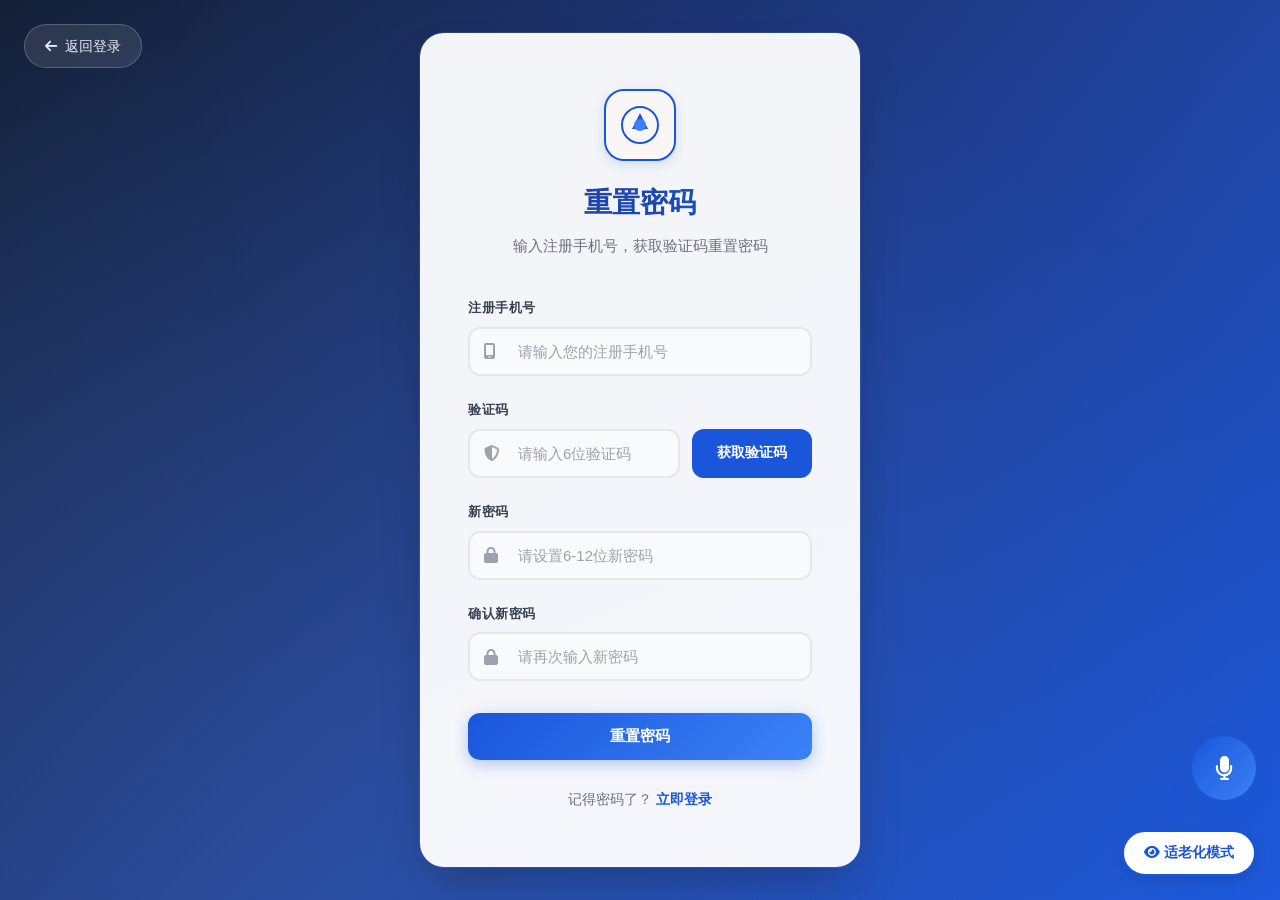
<file: forgot-password.html>
<!DOCTYPE html>
<html lang="zh-CN">
<head>
    <meta charset="UTF-8">
    <meta name="viewport" content="width=device-width, initial-scale=1.0">
    <title>忘记密码 - 智治通社区共治平台</title>
    <!-- 引入公共样式 -->
    <link rel="stylesheet" href="common.css">
    <!-- 引入Font Awesome矢量图标 -->
    <link rel="stylesheet" href="https://cdn.bootcdn.net/ajax/libs/font-awesome/6.4.0/css/all.min.css">
    <style>
        /* ==================== 页面独有基础样式 ==================== */
        body {
            background: linear-gradient(135deg, #0f172a 0%, #1e3a8a 50%, #1a56db 100%);
            min-height: 100vh;
            display: flex;
            align-items: center;
            justify-content: center;
            position: relative;
            overflow: hidden;
            padding-top: 0;
        }
        /* ==================== 背景动态装饰 独有样式 ==================== */
        .bg-decoration {
            position: absolute;
            width: 100%;
            height: 100%;
            overflow: hidden;
            z-index: 0;
        }
        .bg-decoration::before {
            content: '';
            position: absolute;
            top: -50%;
            left: -50%;
            width: 200%;
            height: 200%;
            background: radial-gradient(circle at 20% 50%, rgba(96, 165, 250, 0.1) 0%, transparent 50%),
            radial-gradient(circle at 80% 20%, rgba(59, 130, 246, 0.1) 0%, transparent 50%),
            radial-gradient(circle at 40% 80%, rgba(147, 197, 253, 0.1) 0%, transparent 50%);
            animation: bgFloat 20s ease-in-out infinite;
        }
        @keyframes bgFloat {
            0%, 100% { transform: translate(0, 0) rotate(0deg); }
            50% { transform: translate(-2%, -2%) rotate(1deg); }
        }
        /* ==================== 返回首页按钮 独有样式 ==================== */
        .back-btn {
            position: absolute;
            top: 24px;
            left: 24px;
            z-index: 100;
        }
        .back-btn a {
            display: flex;
            align-items: center;
            gap: 8px;
            color: rgba(255,255,255,0.9);
            text-decoration: none;
            font-size: 14px;
            font-weight: 500;
            padding: 10px 20px;
            background: rgba(255,255,255,0.1);
            backdrop-filter: blur(10px);
            border-radius: 30px;
            border: 1px solid rgba(255,255,255,0.2);
            transition: all 0.3s;
        }
        .back-btn a:hover {
            background: rgba(255,255,255,0.2);
            transform: translateX(-5px);
        }
        /* ==================== 忘记密码卡片 独有样式 ==================== */
        .forgot-box {
            background: rgba(255, 255, 255, 0.95);
            backdrop-filter: blur(20px);
            border-radius: 24px;
            padding: 56px 48px;
            box-shadow: 0 25px 50px -12px rgba(0, 0, 0, 0.25),
            0 0 0 1px rgba(255, 255, 255, 0.1);
            width: 100%;
            max-width: 440px;
            position: relative;
            z-index: 10;
            animation: fadeInUp 0.6s ease-out;
        }
        @keyframes fadeInUp {
            from { opacity: 0; transform: translateY(30px); }
            to { opacity: 1; transform: translateY(0); }
        }
        /* ==================== Logo区域 独有样式 ==================== */
        .forgot-header {
            text-align: center;
            margin-bottom: 40px;
        }
        .logo {
            width: 72px;
            height: 72px;
            margin: 0 auto 20px;
            border-radius: 20px;
            background: #faf6f6;
            border: 2px solid #1a56db;
            display: flex;
            align-items: center;
            justify-content: center;
            box-shadow: 0 4px 12px rgba(26, 86, 219, 0.15);
        }
        .logo svg {
            width: 40px;
            height: 40px;
            fill: none;
        }
        .title {
            font-size: 28px;
            font-weight: 700;
            color: #1f2937;
            margin-bottom: 8px;
            background: linear-gradient(135deg, #1e3a8a 0%, #1a56db 100%);
            -webkit-background-clip: text;
            -webkit-text-fill-color: transparent;
            background-clip: text;
        }
        .subtitle {
            font-size: 15px;
            color: #6b7280;
            font-weight: 500;
        }
        /* ==================== 验证码组 独有样式 ==================== */
        .code-group {
            display: flex;
            gap: 12px;
        }
        .code-input {
            flex: 1;
        }
        .get-code-btn {
            width: 120px;
            padding: 0 16px;
            background: #1a56db;
            color: white;
            border: none;
            border-radius: 12px;
            font-size: 14px;
            font-weight: 600;
            cursor: pointer;
            transition: all 0.3s;
        }
        .get-code-btn:disabled {
            background: #9ca3af;
            cursor: not-allowed;
        }
        /* ==================== 按钮独有样式 ==================== */
        .btn {
            width: 100%;
            padding: 14px;
            border: none;
            border-radius: 12px;
            font-size: 15px;
            font-weight: 600;
            cursor: pointer;
            transition: all 0.3s;
            position: relative;
            overflow: hidden;
            margin-top: 8px;
        }
        .btn::before {
            content: '';
            position: absolute;
            top: 50%;
            left: 50%;
            width: 0;
            height: 0;
            background: rgba(255, 255, 255, 0.2);
            border-radius: 50%;
            transform: translate(-50%, -50%);
            transition: width 0.6s, height 0.6s;
        }
        .btn:hover::before {
            width: 300px;
            height: 300px;
        }
        .btn-primary {
            background: linear-gradient(135deg, #1a56db 0%, #3b82f6 100%);
            color: white;
            box-shadow: 0 4px 15px rgba(26, 86, 219, 0.3);
        }
        .btn-primary:hover {
            background: linear-gradient(135deg, #1e40af 0%, #2563eb 100%);
            transform: translateY(-2px);
            box-shadow: 0 8px 25px rgba(26, 86, 219, 0.4);
        }
        /* ==================== 登录链接 独有样式 ==================== */
        .login-link {
            text-align: center;
            margin-top: 28px;
            font-size: 14px;
            color: #6b7280;
        }
        .login-link a {
            color: #1a56db;
            text-decoration: none;
            font-weight: 600;
            transition: all 0.3s;
            position: relative;
        }
        .login-link a::after {
            content: '';
            position: absolute;
            bottom: -2px;
            left: 0;
            width: 0;
            height: 2px;
            background: linear-gradient(90deg, #1a56db, #3b82f6);
            transition: width 0.3s;
        }
        .login-link a:hover::after {
            width: 100%;
        }
        /* ==================== 响应式独有适配 ==================== */
        @media (max-width: 640px) {
            .forgot-box {
                padding: 40px 32px;
                border-radius: 20px;
            }
            .back-btn {
                top: 16px;
                left: 16px;
            }
            .back-btn a {
                padding: 8px 16px;
                font-size: 13px;
            }
            .title {
                font-size: 24px;
            }
            .subtitle {
                font-size: 14px;
            }
            .code-group {
                flex-direction: column;
            }
            .get-code-btn {
                width: 100%;
                padding: 14px;
            }
        }
    </style>
</head>
<body>
<div class="bg-decoration"></div>
<div class="back-btn">
    <a href="login.html">
        <i class="fa-solid fa-arrow-left"></i>
        返回登录
    </a>
</div>
<div class="forgot-box">
    <div class="forgot-header">
        <div class="logo">
            <svg width="40" height="40" viewBox="0 0 40 40" fill="none">
                <circle cx="20" cy="20" r="18" stroke="#1a56db" stroke-width="2"/>
                <path d="M20 8L28 24H12L20 8Z" fill="#1a56db"/>
                <circle cx="20" cy="20" r="6" fill="#3b82f6"/>
            </svg>
        </div>
        <h1 class="title">重置密码</h1>
        <p class="subtitle">输入注册手机号，获取验证码重置密码</p>
    </div>
    <form id="forgotForm">
        <div class="form-group">
            <label for="phone">注册手机号</label>
            <div class="input-wrapper">
                <input type="tel" id="phone" placeholder="请输入您的注册手机号" maxlength="11" autocomplete="tel">
                <i class="fa-solid fa-mobile-screen"></i>
            </div>
            <div class="error-message" id="phoneError">请输入正确的注册手机号</div>
        </div>
        <div class="form-group">
            <label>验证码</label>
            <div class="code-group">
                <div class="input-wrapper code-input">
                    <input type="text" id="code" placeholder="请输入6位验证码" maxlength="6">
                    <i class="fa-solid fa-shield-halved"></i>
                </div>
                <button type="button" class="get-code-btn" onclick="getVerificationCode()">获取验证码</button>
            </div>
            <div class="error-message" id="codeError">验证码错误或已过期</div>
        </div>
        <div class="form-group">
            <label for="newPwd">新密码</label>
            <div class="input-wrapper">
                <input type="password" id="newPwd" placeholder="请设置6-12位新密码" autocomplete="new-password">
                <i class="fa-solid fa-lock"></i>
            </div>
            <div class="error-message" id="newPwdError">密码长度应为6-12位</div>
        </div>
        <div class="form-group">
            <label for="confirmNewPwd">确认新密码</label>
            <div class="input-wrapper">
                <input type="password" id="confirmNewPwd" placeholder="请再次输入新密码" autocomplete="new-password">
                <i class="fa-solid fa-lock"></i>
            </div>
            <div class="error-message" id="confirmNewPwdError">两次输入的密码不一致</div>
        </div>
        <button type="button" class="btn btn-primary" onclick="resetPassword()">重置密码</button>
    </form>
    <div class="login-link">
        记得密码了？
        <a href="login.html">立即登录</a>
    </div>
</div>
<!-- 引入公共脚本 -->
<script src="common.js"></script>
<!-- 页面独有脚本 -->
<script>
    // 获取验证码
    function getVerificationCode() {
        const phone = document.getElementById('phone').value.trim();
        const getCodeBtn = document.querySelector('.get-code-btn');
        // 验证手机号
        if (!phone) { showError('phone', '请输入手机号'); return; }
        if (!/^1[3-9]\d{9}$/.test(phone)) { showError('phone', '请输入正确的手机号'); return; }
        // 验证手机号是否已注册
        const user = JSON.parse(localStorage.getItem('zhizhitong_user'));
        if (!user || user.phone !== phone) {
            showError('phone', '该手机号未注册');
            return;
        }
        // 生成6位随机验证码
        const code = Math.floor(100000 + Math.random() * 900000).toString();
        // 存储验证码到LocalStorage（有效期5分钟）
        localStorage.setItem('reset_code', code);
        localStorage.setItem('code_expire', Date.now() + 300000);
        // 倒计时60秒
        let countdown = 60;
        getCodeBtn.disabled = true;
        getCodeBtn.textContent = `重新获取(${countdown}s)`;
        const timer = setInterval(() => {
            countdown--;
            getCodeBtn.textContent = `重新获取(${countdown}s)`;
            if (countdown <= 0) {
                clearInterval(timer);
                getCodeBtn.disabled = false;
                getCodeBtn.textContent = '获取验证码';
            }
        }, 1000);
        // 模拟验证码发送成功
        alert(`验证码已发送至您的手机，验证码：${code}（5分钟内有效）`);
    }

    // 重置密码
    function resetPassword() {
        const phone = document.getElementById('phone').value.trim();
        const code = document.getElementById('code').value.trim();
        const newPwd = document.getElementById('newPwd').value.trim();
        const confirmNewPwd = document.getElementById('confirmNewPwd').value.trim();
        // 清除错误提示
        clearErrors();
        // 表单验证
        if (!phone) { showError('phone', '请输入手机号'); return; }
        if (!/^1[3-9]\d{9}$/.test(phone)) { showError('phone', '请输入正确的手机号'); return; }
        if (!code) { showError('code', '请输入验证码'); return; }
        if (code.length !== 6) { showError('code', '验证码为6位数字'); return; }
        if (!newPwd) { showError('newPwd', '请设置新密码'); return; }
        if (newPwd.length < 6 || newPwd.length > 12) { showError('newPwd', '密码长度应为6-12位'); return; }
        if (newPwd !== confirmNewPwd) { showError('confirmNewPwd', '两次输入的密码不一致'); return; }
        // 验证验证码
        const storedCode = localStorage.getItem('reset_code');
        const codeExpire = localStorage.getItem('code_expire');
        if (!storedCode || !codeExpire || Date.now() > codeExpire) {
            showError('code', '验证码已过期，请重新获取');
            return;
        }
        if (storedCode !== code) {
            showError('code', '验证码错误');
            return;
        }
        // 验证手机号已注册
        const user = JSON.parse(localStorage.getItem('zhizhitong_user'));
        if (!user || user.phone !== phone) {
            showError('phone', '该手机号未注册');
            return;
        }
        // 更新密码
        user.pwd = newPwd;
        localStorage.setItem('zhizhitong_user', JSON.stringify(user));
        // 清除验证码
        localStorage.removeItem('reset_code');
        localStorage.removeItem('code_expire');
        alert('密码重置成功！请使用新密码登录');
        window.location.href = 'login.html';
    }
</script>


</body>
</html>
</file>
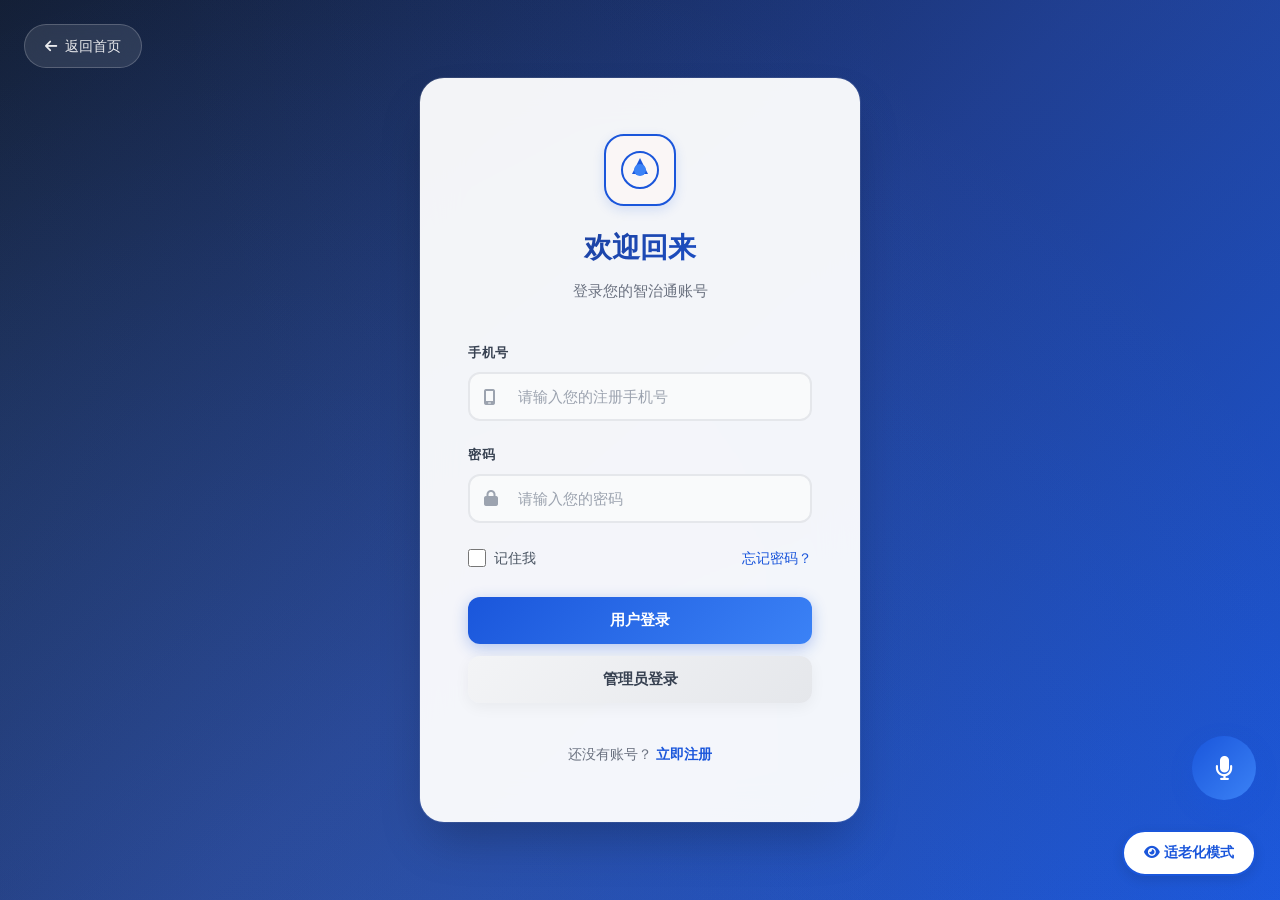
<file: login.html>
<!DOCTYPE html>
<html lang="zh-CN">
<head>
    <meta charset="UTF-8">
    <meta name="viewport" content="width=device-width, initial-scale=1.0">
    <title>登录 - 智治通社区共治平台</title>
    <!-- 引入公共样式 -->
    <link rel="stylesheet" href="common.css">
    <!-- 引入Font Awesome矢量图标 -->
    <link rel="stylesheet" href="https://cdn.bootcdn.net/ajax/libs/font-awesome/6.4.0/css/all.min.css">
    <style>
        /* ==================== 页面独有基础样式 ==================== */
        body {
            background: linear-gradient(135deg, #0f172a 0%, #1e3a8a 50%, #1a56db 100%);
            min-height: 100vh;
            display: flex;
            align-items: center;
            justify-content: center;
            position: relative;
            overflow: hidden;
            padding-top: 0;
        }
        /* ==================== 背景动态装饰 独有样式 ==================== */
        .bg-decoration {
            position: absolute;
            width: 100%;
            height: 100%;
            overflow: hidden;
            z-index: 0;
        }
        .bg-decoration::before {
            content: '';
            position: absolute;
            top: -50%;
            left: -50%;
            width: 200%;
            height: 200%;
            background: radial-gradient(circle at 20% 50%, rgba(96, 165, 250, 0.1) 0%, transparent 50%),
            radial-gradient(circle at 80% 20%, rgba(59, 130, 246, 0.1) 0%, transparent 50%),
            radial-gradient(circle at 40% 80%, rgba(147, 197, 253, 0.1) 0%, transparent 50%);
            animation: bgFloat 20s ease-in-out infinite;
        }
        @keyframes bgFloat {
            0%, 100% { transform: translate(0, 0) rotate(0deg); }
            50% { transform: translate(-2%, -2%) rotate(1deg); }
        }
        /* ==================== 返回首页按钮 独有样式 ==================== */
        .back-btn {
            position: absolute;
            top: 24px;
            left: 24px;
            z-index: 100;
        }
        .back-btn a {
            display: flex;
            align-items: center;
            gap: 8px;
            color: rgba(255,255,255,0.9);
            text-decoration: none;
            font-size: 14px;
            font-weight: 500;
            padding: 10px 20px;
            background: rgba(255,255,255,0.1);
            backdrop-filter: blur(10px);
            border-radius: 30px;
            border: 1px solid rgba(255,255,255,0.2);
            transition: all 0.3s;
        }
        .back-btn a:hover {
            background: rgba(255,255,255,0.2);
            transform: translateX(-5px);
        }
        /* ==================== 登录卡片 独有样式 ==================== */
        .login-box {
            background: rgba(255, 255, 255, 0.95);
            backdrop-filter: blur(20px);
            border-radius: 24px;
            padding: 56px 48px;
            box-shadow: 0 25px 50px -12px rgba(0, 0, 0, 0.25),
            0 0 0 1px rgba(255, 255, 255, 0.1);
            width: 100%;
            max-width: 440px;
            position: relative;
            z-index: 10;
            animation: fadeInUp 0.6s ease-out;
        }
        @keyframes fadeInUp {
            from { opacity: 0; transform: translateY(30px); }
            to { opacity: 1; transform: translateY(0); }
        }
        /* ==================== Logo区域 独有样式 ==================== */
        .login-header {
            text-align: center;
            margin-bottom: 40px;
        }
        .logo {
            width: 72px;
            height: 72px;
            margin: 0 auto 20px;
            border-radius: 20px;
            background: #faf6f6;
            border: 2px solid #1a56db;
            display: flex;
            align-items: center;
            justify-content: center;
            box-shadow: 0 4px 12px rgba(26, 86, 219, 0.15);
            animation: logoPulse 2s ease-in-out infinite;
        }
        @keyframes logoPulse {
            0%, 100% { transform: scale(1); }
            50% { transform: scale(1.05); }
        }
        .logo svg {
            width: 40px;
            height: 40px;
            fill: none;
        }
        .title {
            font-size: 28px;
            font-weight: 700;
            color: #1f2937;
            margin-bottom: 8px;
            background: linear-gradient(135deg, #1e3a8a 0%, #1a56db 100%);
            -webkit-background-clip: text;
            -webkit-text-fill-color: transparent;
            background-clip: text;
        }
        .subtitle {
            font-size: 15px;
            color: #6b7280;
            font-weight: 500;
        }
        /* ==================== 表单选项 独有样式 ==================== */
        .form-options {
            display: flex;
            justify-content: space-between;
            align-items: center;
            margin-bottom: 28px;
        }
        .checkbox-group {
            display: flex;
            align-items: center;
            gap: 8px;
            cursor: pointer;
        }
        .checkbox-group input {
            width: 18px;
            height: 18px;
            cursor: pointer;
            accent-color: #1a56db;
        }
        .checkbox-group label {
            font-size: 14px;
            color: #4b5563;
            cursor: pointer;
            font-weight: 500;
            text-transform: none;
            letter-spacing: 0;
            margin-bottom: 0;
        }
        .forgot-password {
            font-size: 14px;
            color: #1a56db;
            text-decoration: none;
            font-weight: 500;
            transition: all 0.3s;
        }
        .forgot-password:hover {
            color: #1e40af;
            text-decoration: underline;
        }
        /* ==================== 按钮独有样式 ==================== */
        .btn {
            width: 100%;
            padding: 14px;
            border: none;
            border-radius: 12px;
            font-size: 15px;
            font-weight: 600;
            cursor: pointer;
            transition: all 0.3s;
            position: relative;
            overflow: hidden;
            margin-bottom: 12px;
        }
        .btn::before {
            content: '';
            position: absolute;
            top: 50%;
            left: 50%;
            width: 0;
            height: 0;
            background: rgba(255, 255, 255, 0.2);
            border-radius: 50%;
            transform: translate(-50%, -50%);
            transition: width 0.6s, height 0.6s;
        }
        .btn:hover::before {
            width: 300px;
            height: 300px;
        }
        .btn-primary {
            background: linear-gradient(135deg, #1a56db 0%, #3b82f6 100%);
            color: white;
            box-shadow: 0 4px 15px rgba(26, 86, 219, 0.3);
        }
        .btn-primary:hover {
            background: linear-gradient(135deg, #1e40af 0%, #2563eb 100%);
            transform: translateY(-2px);
            box-shadow: 0 8px 25px rgba(26, 86, 219, 0.4);
        }
        .btn-primary:active {
            transform: translateY(0);
        }
        .btn-admin {
            background: linear-gradient(135deg, #f3f4f6 0%, #e5e7eb 100%);
            color: #374151;
            box-shadow: 0 4px 15px rgba(0, 0, 0, 0.05);
        }
        .btn-admin:hover {
            background: linear-gradient(135deg, #e5e7eb 0%, #d1d5db 100%);
            transform: translateY(-2px);
            box-shadow: 0 8px 25px rgba(0, 0, 0, 0.1);
        }
        .btn:disabled {
            opacity: 0.7;
            cursor: not-allowed;
        }
        /* ==================== 注册链接 独有样式 ==================== */
        .register-link {
            text-align: center;
            margin-top: 28px;
            font-size: 14px;
            color: #6b7280;
        }
        .register-link a {
            color: #1a56db;
            text-decoration: none;
            font-weight: 600;
            transition: all 0.3s;
            position: relative;
        }
        .register-link a::after {
            content: '';
            position: absolute;
            bottom: -2px;
            left: 0;
            width: 0;
            height: 2px;
            background: linear-gradient(90deg, #1a56db, #3b82f6);
            transition: width 0.3s;
        }
        .register-link a:hover::after {
            width: 100%;
        }
        /* ==================== 响应式独有适配 ==================== */
        @media (max-width: 640px) {
            .login-box {
                padding: 40px 32px;
                border-radius: 20px;
            }
            .back-btn {
                top: 16px;
                left: 16px;
            }
            .back-btn a {
                padding: 8px 16px;
                font-size: 13px;
            }
            .title {
                font-size: 24px;
            }
            .subtitle {
                font-size: 14px;
            }
        }
    </style>
</head>
<body>
<!-- 背景动态装饰 -->
<div class="bg-decoration"></div>
<!-- 返回首页按钮 -->
<div class="back-btn">
    <a href="index.html">
        <i class="fa-solid fa-arrow-left"></i>
        返回首页
    </a>
</div>
<!-- 登录卡片 -->
<div class="login-box">
    <div class="login-header">
        <div class="logo">
            <svg width="40" height="40" viewBox="0 0 40 40" fill="none">
                <circle cx="20" cy="20" r="18" stroke="#1a56db" stroke-width="2"/>
                <path d="M20 8L28 24H12L20 8Z" fill="#1a56db"/>
                <circle cx="20" cy="20" r="6" fill="#3b82f6"/>
            </svg>
        </div>
        <h1 class="title">欢迎回来</h1>
        <p class="subtitle">登录您的智治通账号</p>
    </div>
    <form id="loginForm">
        <div class="form-group">
            <label for="phone">手机号</label>
            <div class="input-wrapper">
                <input type="tel" id="phone" placeholder="请输入您的注册手机号" maxlength="11" autocomplete="tel">
                <i class="fa-solid fa-mobile-screen"></i>
            </div>
            <div class="error-message" id="phoneError">请输入正确的手机号格式</div>
        </div>
        <div class="form-group">
            <label for="password">密码</label>
            <div class="input-wrapper">
                <input type="password" id="password" placeholder="请输入您的密码" autocomplete="current-password">
                <i class="fa-solid fa-lock"></i>
            </div>
            <div class="error-message" id="passwordError">密码不能为空</div>
        </div>
        <div class="form-options">
            <div class="checkbox-group">
                <input type="checkbox" id="remember">
                <label for="remember">记住我</label>
            </div>
            <a href="forgot-password.html" class="forgot-password">忘记密码？</a>
        </div>
        <button type="button" class="btn btn-primary" onclick="handleUserLogin(this)">
            <span class="btn-text">用户登录</span>
            <div class="loading">
                <div class="spinner"></div>
                <span>登录中...</span>
            </div>
        </button>
        <button type="button" class="btn btn-admin" onclick="handleAdminLogin(this)">
            <span class="btn-text">管理员登录</span>
            <div class="loading">
                <div class="spinner"></div>
                <span>登录中...</span>
            </div>
        </button>
    </form>
    <div class="register-link">
        还没有账号？
        <a href="register.html">立即注册</a>
    </div>
</div>
<!-- 引入公共脚本 -->
<script src="common.js"></script>
<!-- 页面独有脚本 -->
<script>
    // 用户登录处理
    function handleUserLogin(btn) {
        const phone = document.getElementById('phone').value.trim();
        const password = document.getElementById('password').value.trim();
        const remember = document.getElementById('remember').checked;
        const btnText = btn.querySelector('.btn-text');
        const loading = btn.querySelector('.loading');
        // 清除错误+验证表单
        clearErrors();
        if (!phone) { showError('phone', '请输入手机号'); return; }
        if (!/^1[3-9]\d{9}$/.test(phone)) { showError('phone', '请输入正确的手机号'); return; }
        if (!password) { showError('password', '请输入密码'); return; }
        // 模拟加载
        btn.disabled = true;
        btnText.style.display = 'none';
        loading.classList.add('active');
        // 登录逻辑（匹配LocalStorage用户）
        setTimeout(() => {
            const user = JSON.parse(localStorage.getItem('zhizhitong_user'));
            if (user && user.phone === phone && user.pwd === password) {
                localStorage.setItem('is_login', 'true');
                localStorage.setItem('current_user', phone);
                remember ? localStorage.setItem('remember_user', phone) : localStorage.removeItem('remember_user');
                alert('登录成功！即将跳转到首页');
                window.location.href = 'index.html';
            } else {
                showError('password', '手机号或密码错误');
                btn.disabled = false;
                btnText.style.display = 'block';
                loading.classList.remove('active');
            }
        }, 1000);
    }

    // 管理员登录处理
    function handleAdminLogin(btn) {
        const phone = document.getElementById('phone').value.trim();
        const password = document.getElementById('password').value.trim();
        const btnText = btn.querySelector('.btn-text');
        const loading = btn.querySelector('.loading');
        // 清除错误+验证表单
        clearErrors();
        if (!phone) { showError('phone', '请输入管理员账号'); return; }
        if (!password) { showError('password', '请输入管理员密码'); return; }
        // 模拟加载
        btn.disabled = true;
        btnText.style.display = 'none';
        loading.classList.add('active');
        // 管理员登录逻辑（固定账号密码）
        setTimeout(() => {
            if (phone === 'admin' && password === '123456') {
                localStorage.setItem('is_admin', 'true');
                alert('管理员登录成功！');
                window.location.href = 'admin.html';
            } else {
                showError('password', '管理员账号或密码错误');
                btn.disabled = false;
                btnText.style.display = 'block';
                loading.classList.remove('active');
            }
        }, 1000);
    }

    // 页面加载填充记住的手机号
    window.onload = function() {
        const rememberUser = localStorage.getItem('remember_user');
        if (rememberUser) {
            document.getElementById('phone').value = rememberUser;
            document.getElementById('remember').checked = true;
        }
    }
</script>

</body>
</html>
</file>
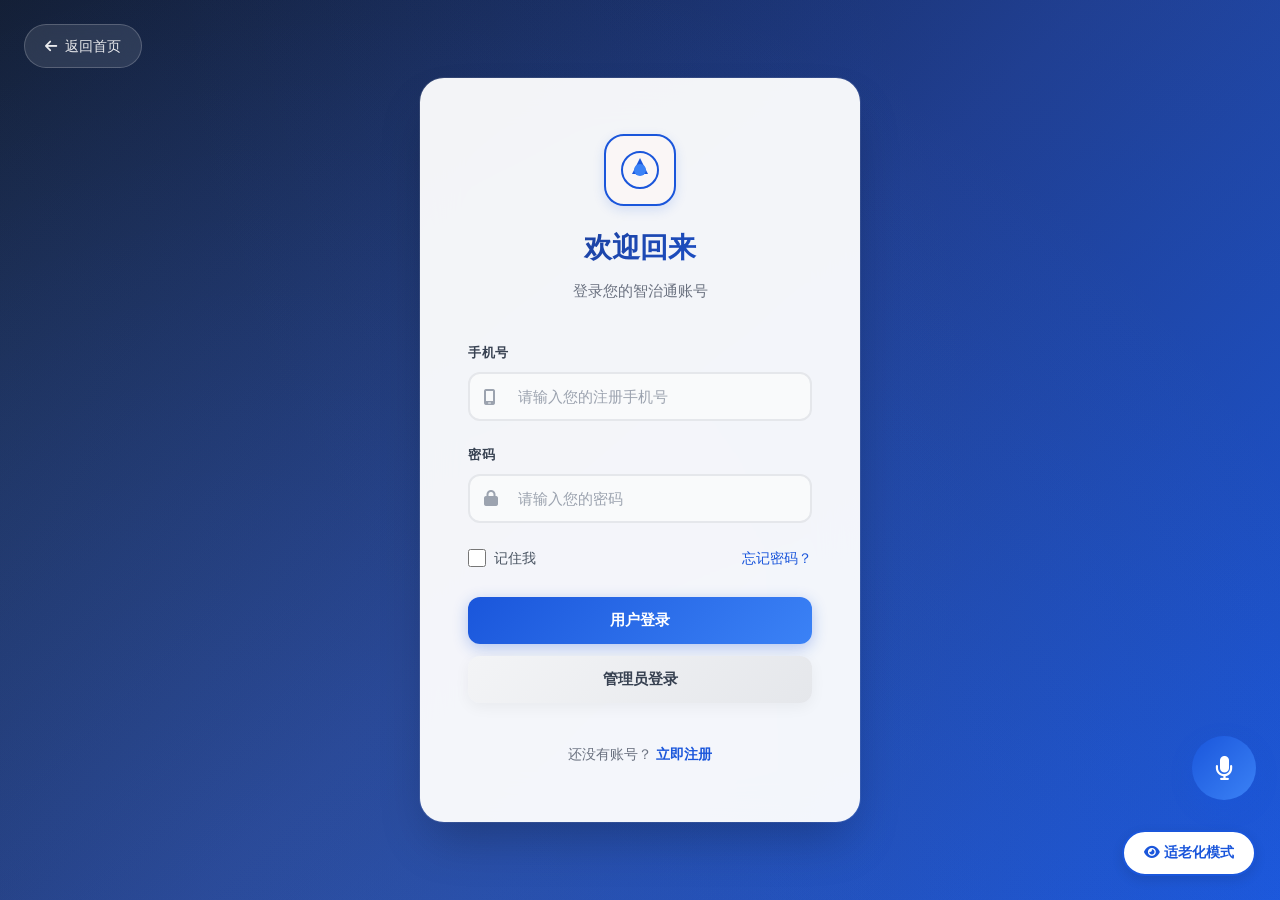
<file: profile.html>
<!DOCTYPE html>
<html lang="zh-CN">
<head>
  <meta charset="UTF-8">
  <meta name="viewport" content="width=device-width, initial-scale=1.0">
  <title>个人中心 - 智治通社区共治平台</title>
  <link rel="stylesheet" href="common.css">
  <link rel="stylesheet" href="https://cdn.bootcdn.net/ajax/libs/font-awesome/6.4.0/css/all.min.css">
  <style>
    .profile-card {
      max-width: 600px;
      margin: 40px auto;
      background: white;
      border-radius: 16px;
      box-shadow: 0 4px 16px rgba(0,0,0,0.05);
      overflow: hidden;
    }
    .profile-header {
      background: linear-gradient(135deg, #1a56db 0%, #3b82f6 100%);
      color: white;
      padding: 40px 24px;
      text-align: center;
    }
    .profile-avatar {
      width: 80px;
      height: 80px;
      border-radius: 50%;
      background: white;
      margin: 0 auto 16px;
      display: flex;
      align-items: center;
      justify-content: center;
      font-size: 32px;
      color: #1a56db;
    }
    .profile-name {
      font-size: 20px;
      font-weight: 600;
      margin-bottom: 4px;
    }
    .profile-phone {
      font-size: 14px;
      opacity: 0.9;
    }
    .profile-stats {
      display: grid;
      grid-template-columns: repeat(3, 1fr);
      padding: 24px;
      border-bottom: 1px solid #e5e7eb;
      text-align: center;
    }
    .stat-item {
      display: flex;
      flex-direction: column;
      gap: 4px;
    }
    .stat-number {
      font-size: 24px;
      font-weight: 700;
      color: #1a56db;
    }
    .stat-label {
      font-size: 13px;
      color: #6b7280;
    }
    .profile-menu {
      padding: 16px 0;
    }
    .menu-item {
      display: flex;
      justify-content: space-between;
      align-items: center;
      padding: 16px 24px;
      cursor: pointer;
      transition: all 0.3s;
      text-decoration: none;
      color: #1f2937;
    }
    .menu-item:hover {
      background: #f8fafc;
    }
    .menu-left {
      display: flex;
      align-items: center;
      gap: 12px;
    }
    .menu-left i {
      font-size: 18px;
      color: #1a56db;
      width: 24px;
      text-align: center;
    }


    /* 通用弹窗样式（支持意见反馈） */
    .image-modal {
      position: fixed; top:0; left:0; width:100vw; height:100vh;
      background:rgba(0,0,0,0.9); z-index:9999;
      display:none; justify-content:center; align-items:center;
    }
    .image-modal.show { display:flex; }


  </style>
</head>
<body>
<!-- 导航栏 -->
<nav class="navbar">
  <div class="nav-container">
    <a href="index.html" class="nav-brand">
      <div class="brand-logo">
        <svg width="40" height="40" viewBox="0 0 40 40" fill="none">
          <circle cx="20" cy="20" r="18" stroke="#1a56db" stroke-width="2"/>
          <path d="M20 8L28 24H12L20 8Z" fill="#1a56db"/>
          <circle cx="20" cy="20" r="6" fill="#60a5fa"/>
        </svg>
      </div>
      <div class="brand-text">
        <span class="brand-name">智治通</span>
        <span class="brand-slogan">川北川南一站式社区共治服务平台</span>
      </div>
    </a>
    <div class="nav-toggle" id="navToggle">
      <svg width="24" height="24" viewBox="0 0 24 24" fill="none" stroke="#1a56db" stroke-width="2">
        <line x1="3" y1="12" x2="21" y2="12"></line>
        <line x1="3" y1="6" x2="21" y2="6"></line>
        <line x1="3" y1="18" x2="21" y2="18"></line>
      </svg>
    </div>
    <ul class="nav-menu">
      <li><a href="index.html">首页</a></li>
      <li><a href="project.html">项目介绍</a></li>
      <li><a href="appeal-submit.html">诉求提交</a></li>
      <li><a href="appeal-query.html">我的诉求</a></li>
      <!-- 个人中心入口：普通用户登录后显示 -->
      <li id="profileNavItem" style="display: none;"><a href="profile.html" class="active">个人中心</a></li>
      <!-- 管理员后台入口：管理员登录后显示 -->
      <li id="adminNavItem" style="display: none;"><a href="admin.html">管理员后台</a></li>
      <!-- 消息通知入口：普通用户登录后显示 -->
      <li id="noticeNavItem" class="nav-notice" style="display: none;">
        <a href="javascript:;">
          <i class="fa-solid fa-bell"></i>
          <span class="notice-badge" id="noticeBadge" style="display: none;">0</span>
        </a>
      </li>
      <!-- 登录/注册入口：未登录显示 -->
      <li id="loginNavItem"><a href="login.html" id="loginLink">登录/注册</a></li>
      <!-- 退出登录入口：登录后显示 -->
      <li id="logoutNavItem" style="display: none;"><a href="javascript:;" id="logoutBtn" style="color: #ef4444;">退出</a></li>
    </ul>
  </div>
</nav>

<main style="padding-top: 80px; padding-bottom: 40px;">
  <div class="profile-card">
    <!-- 个人信息头部 -->
    <div class="profile-header">
      <div class="profile-avatar">
        <i class="fa-solid fa-user"></i>
      </div>
      <div class="profile-name">社区居民</div>
      <div class="profile-phone" id="profilePhone">138****8888</div>
    </div>

    <!-- 诉求统计 -->
    <div class="profile-stats">
      <div class="stat-item">
        <div class="stat-number" id="totalAppeals">0</div>
        <div class="stat-label">提交诉求</div>
      </div>
      <div class="stat-item">
        <div class="stat-number" id="completedAppeals">0</div>
        <div class="stat-label">已完成</div>
      </div>
      <div class="stat-item">
        <div class="stat-number" id="pendingAppeals">0</div>
        <div class="stat-label">待处理</div>
      </div>
    </div>

    <!-- 功能菜单 -->
    <div class="profile-menu">
      <a href="appeal-query.html" class="menu-item">
        <div class="menu-left">
          <i class="fa-solid fa-file-invoice"></i>
          <span>我的诉求</span>
        </div>
        <i class="fa-solid fa-chevron-right" style="color: #9ca3af;"></i>
      </a>
      <div class="menu-item" onclick="alert('修改密码功能开发中')">
        <div class="menu-left">
          <i class="fa-solid fa-lock"></i>
          <span>修改密码</span>
        </div>
        <i class="fa-solid fa-chevron-right" style="color: #9ca3af;"></i>
      </div>
      <div class="menu-item" onclick="openFeedbackModal()">
        <div class="menu-left">
          <i class="fa-solid fa-comment-dots"></i>
          <span>意见反馈</span>
        </div>
        <i class="fa-solid fa-chevron-right" style="color: #9ca3af;"></i>
      </div>
      <div class="menu-item" onclick="logout()">
        <div class="menu-left">
          <i class="fa-solid fa-right-from-bracket" style="color: #ef4444;"></i>
          <span style="color: #ef4444;">退出登录</span>
        </div>
      </div>
    </div>
  </div>
</main>

<!-- 移动端底部Tab导航 -->
<div class="mobile-tab-bar">
  <div class="tab-bar-list">
    <a href="index.html" class="tab-bar-item">
      <i class="fa-solid fa-home"></i>
      <span>首页</span>
    </a>
    <a href="appeal-submit.html" class="tab-bar-item">
      <i class="fa-solid fa-plus-circle"></i>
      <span>提交诉求</span>
    </a>
    <a href="appeal-query.html" class="tab-bar-item">
      <i class="fa-solid fa-file-invoice"></i>
      <span>我的诉求</span>
    </a>
    <a href="profile.html" class="tab-bar-item active">
      <i class="fa-solid fa-user"></i>
      <span>我的</span>
    </a>
  </div>
</div>

<!-- 页脚 -->
<footer class="footer">
  <div class="footer-container">
    <div class="footer-brand">
      <div class="brand-logo">
        <svg width="32" height="32" viewBox="0 0 40 40" fill="none">
          <circle cx="20" cy="20" r="18" stroke="white" stroke-width="2"/>
          <path d="M20 8L28 24H12L20 8Z" fill="white"/>
          <circle cx="20" cy="20" r="6" fill="#60a5fa"/>
        </svg>
      </div>
      <div class="brand-text">
        <span class="footer-brand-name">智治通</span>
        <span class="footer-brand-slogan">川北川南一站式社区共治服务平台</span>
      </div>
    </div>
    <div class="footer-info">
      <p>项目定位：川北川南一站式社区共治服务平台</p>
      <p>团队优势：思政、法学、财务管理、计算机跨专业团队</p>
    </div>
  </div>


  <!-- 意见反馈弹窗（个人中心专用） -->
  <div class="image-modal" id="feedbackModal" style="z-index: 99998;">
    <div class="modal-content" style="max-width: 600px; width: 90vw; background: white; border-radius: 24px; padding: 32px; max-height: 90vh; overflow-y: auto;">
      <div style="display: flex; justify-content: space-between; align-items: center; margin-bottom: 24px;">
        <h3 style="margin: 0; font-size: 20px; font-weight: 700; color: #1f2937;">
          <i class="fa-solid fa-comment-dots" style="color: #1a56db; margin-right: 8px;"></i>意见反馈
        </h3>
        <button onclick="closeFeedbackModal()" style="background:none; border:none; font-size:20px; cursor:pointer; color:#6b7280;">×</button>
      </div>
      <form id="feedbackForm">
        <div style="margin-bottom:16px;">
          <label style="display:block; margin-bottom:6px; font-weight:600;">反馈类型</label>
          <select id="feedbackType" required style="width:100%; padding:10px; border:2px solid #e5e7eb; border-radius:8px;">
            <option value="">请选择反馈类型</option>
            <option value="功能建议">功能建议</option>
            <option value="使用问题">使用问题</option>
            <option value="内容投诉">内容投诉</option>
            <option value="其他">其他反馈</option>
          </select>
        </div>
        <div style="margin-bottom:16px;">
          <label style="display:block; margin-bottom:6px; font-weight:600;">反馈内容</label>
          <textarea id="feedbackDesc" required placeholder="请详细描述你的问题或建议（至少10字）" style="width:100%; min-height:100px; padding:10px; border:2px solid #e5e7eb; border-radius:8px;"></textarea>
        </div>
        <div style="margin-bottom:24px;">
          <label style="display:block; margin-bottom:6px; font-weight:600;">联系方式</label>
          <input type="tel" id="feedbackPhone" readonly style="width:100%; padding:10px; border:2px solid #e5e7eb; border-radius:8px; background:#f9fafb;">
        </div>
        <div style="display:flex; gap:12px; justify-content:flex-end;">
          <button type="button" onclick="closeFeedbackModal()" style="padding:8px 16px; border:2px solid #e5e7eb; border-radius:8px; background:white; cursor:pointer;">取消</button>
          <button type="button" onclick="submitFeedback()" style="padding:8px 16px; border:none; border-radius:8px; background:#1a56db; color:white; cursor:pointer;">提交反馈</button>
        </div>
      </form>
    </div>
  </div>


</footer>

<script src="common.js"></script>
<script>
  // 登录校验
  document.addEventListener('DOMContentLoaded', function() {
    const isLogin = localStorage.getItem('is_login');
    const currentUser = localStorage.getItem('current_user');
    if (!isLogin || isLogin !== 'true' || !currentUser) {
      alert('请先登录');
      window.location.href = 'login.html';
      return;
    }

    // 显示手机号
    document.getElementById('profilePhone').textContent = currentUser.slice(0,3) + '****' + currentUser.slice(7);

    // 统计诉求数据
    const allAppeals = JSON.parse(localStorage.getItem('zhizhitong_appeals')) || [];
    const userAppeals = allAppeals.filter(a => a.phone === currentUser);
    const total = userAppeals.length;
    const completed = userAppeals.filter(a => a.status === '已完成').length;
    const pending = userAppeals.filter(a => a.status === '待处理' || a.status === '处理中' || a.status === '待核验').length;

    document.getElementById('totalAppeals').textContent = total;
    document.getElementById('completedAppeals').textContent = completed;
    document.getElementById('pendingAppeals').textContent = pending;
  });

  // 退出登录
  function logout() {
    if (confirm('确定要退出登录吗？')) {
      localStorage.removeItem('is_login');
      localStorage.removeItem('current_user');
      alert('退出登录成功');
      window.location.href = 'index.html';
    }
  }


  // ==================== 个人中心意见反馈功能 ====================
  let feedbackModal = null;

  // 打开反馈弹窗
  function openFeedbackModal() {
    feedbackModal = document.getElementById('feedbackModal');
    feedbackModal.classList.add('show');
    document.body.style.overflow = 'hidden';
    // 自动填充当前用户手机号
    const currentUser = localStorage.getItem('current_user');
    document.getElementById('feedbackPhone').value = currentUser;
    // 重置表单
    document.getElementById('feedbackForm').reset();
    document.getElementById('feedbackPhone').value = currentUser;
  }

  // 关闭反馈弹窗
  function closeFeedbackModal() {
    if(feedbackModal) feedbackModal.classList.remove('show');
    document.body.style.overflow = '';
  }

  // 提交反馈（对接管理员后台）
  function submitFeedback() {
    const type = document.getElementById('feedbackType').value;
    const desc = document.getElementById('feedbackDesc').value.trim();
    const phone = document.getElementById('feedbackPhone').value.trim();

    if(!type) { alert('请选择反馈类型'); return; }
    if(!desc || desc.length < 10) { alert('反馈内容至少10个字'); return; }

    // 初始化本地存储
    if (!localStorage.getItem('zhizhitong_feedbacks')) {
      localStorage.setItem('zhizhitong_feedbacks', JSON.stringify([]));
    }

    // 生成反馈数据
    const allFeedbacks = JSON.parse(localStorage.getItem('zhizhitong_feedbacks')) || [];
    const now = new Date();
    const dateStr = now.getFullYear() + String(now.getMonth()+1).padStart(2,'0') + String(now.getDate()).padStart(2,'0');
    const seq = allFeedbacks.filter(i=>i.code?.startsWith(`FK${dateStr}`)).length + 1;
    const code = `FK${dateStr}${String(seq).padStart(3,'0')}`;

    const newFeedback = {
      id: Date.now(),
      code: code,
      type: type,
      desc: desc,
      phone: phone,
      submitTime: new Date().toLocaleString(),
      status: '待处理',
      handleResult: '',
      handleTime: '',
      handler: ''
    };

    allFeedbacks.push(newFeedback);
    localStorage.setItem('zhizhitong_feedbacks', JSON.stringify(allFeedbacks));

    // 发送通知给管理员（和admin后台打通）
    if(window.sendAdminNotice) {
      sendAdminNotice(
              '新意见反馈待处理',
              `居民${phone.slice(0,3)}****${phone.slice(7)}提交了「${type}」反馈（编号：${code}），请及时处理。`,
              newFeedback.id
      );
    }

    alert(`✅ 反馈提交成功！\n编号：${code}\n我们会尽快处理并回复您`);
    closeFeedbackModal();
  }

  // 复用公共弹窗样式（确保弹窗显示）
  if(!document.querySelector('style#feedbackStyle')) {
    const style = document.createElement('style');
    style.id = 'feedbackStyle';
    style.textContent = `
        .image-modal {
            position: fixed; top:0; left:0; width:100vw; height:100vh;
            background:rgba(0,0,0,0.9); z-index:9999;
            display:none; justify-content:center; align-items:center;
        }
        .image-modal.show { display:flex; }
    `;
    document.head.appendChild(style);
  }


</script>

<!-- 移动端底部Tab导航 -->
<div class="mobile-tab-bar">
  <div class="tab-bar-list">
    <a href="index.html" class="tab-bar-item">
      <i class="fa-solid fa-house"></i>
      <span>首页</span>
    </a>
    <a href="appeal-submit.html" class="tab-bar-item">
      <i class="fa-solid fa-file-pen"></i>
      <span>提交诉求</span>
    </a>
    <a href="appeal-query.html" class="tab-bar-item">
      <i class="fa-solid fa-list-check"></i>
      <span>我的诉求</span>
    </a>
    <a href="profile.html" class="tab-bar-item active">
      <i class="fa-solid fa-user"></i>
      <span>我的</span>
    </a>
  </div>
</div>

</body>
</html>
</file>
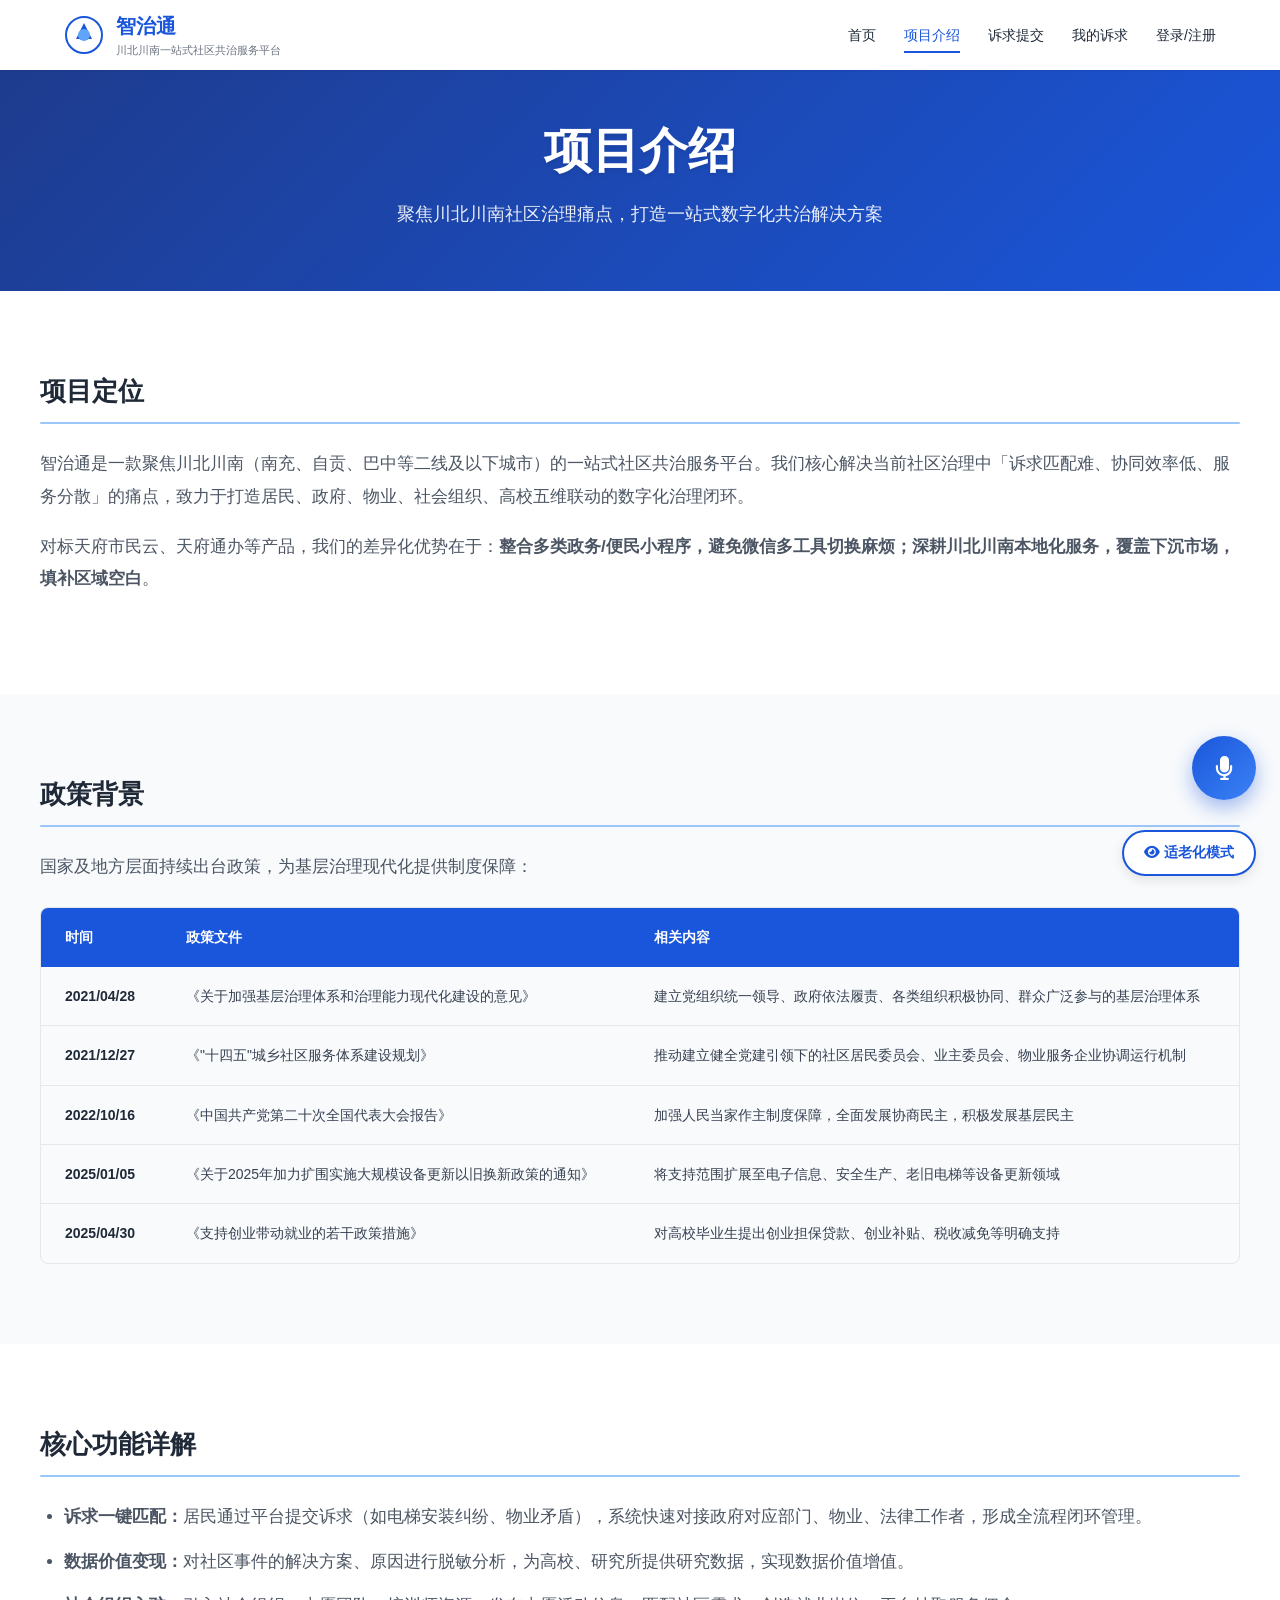
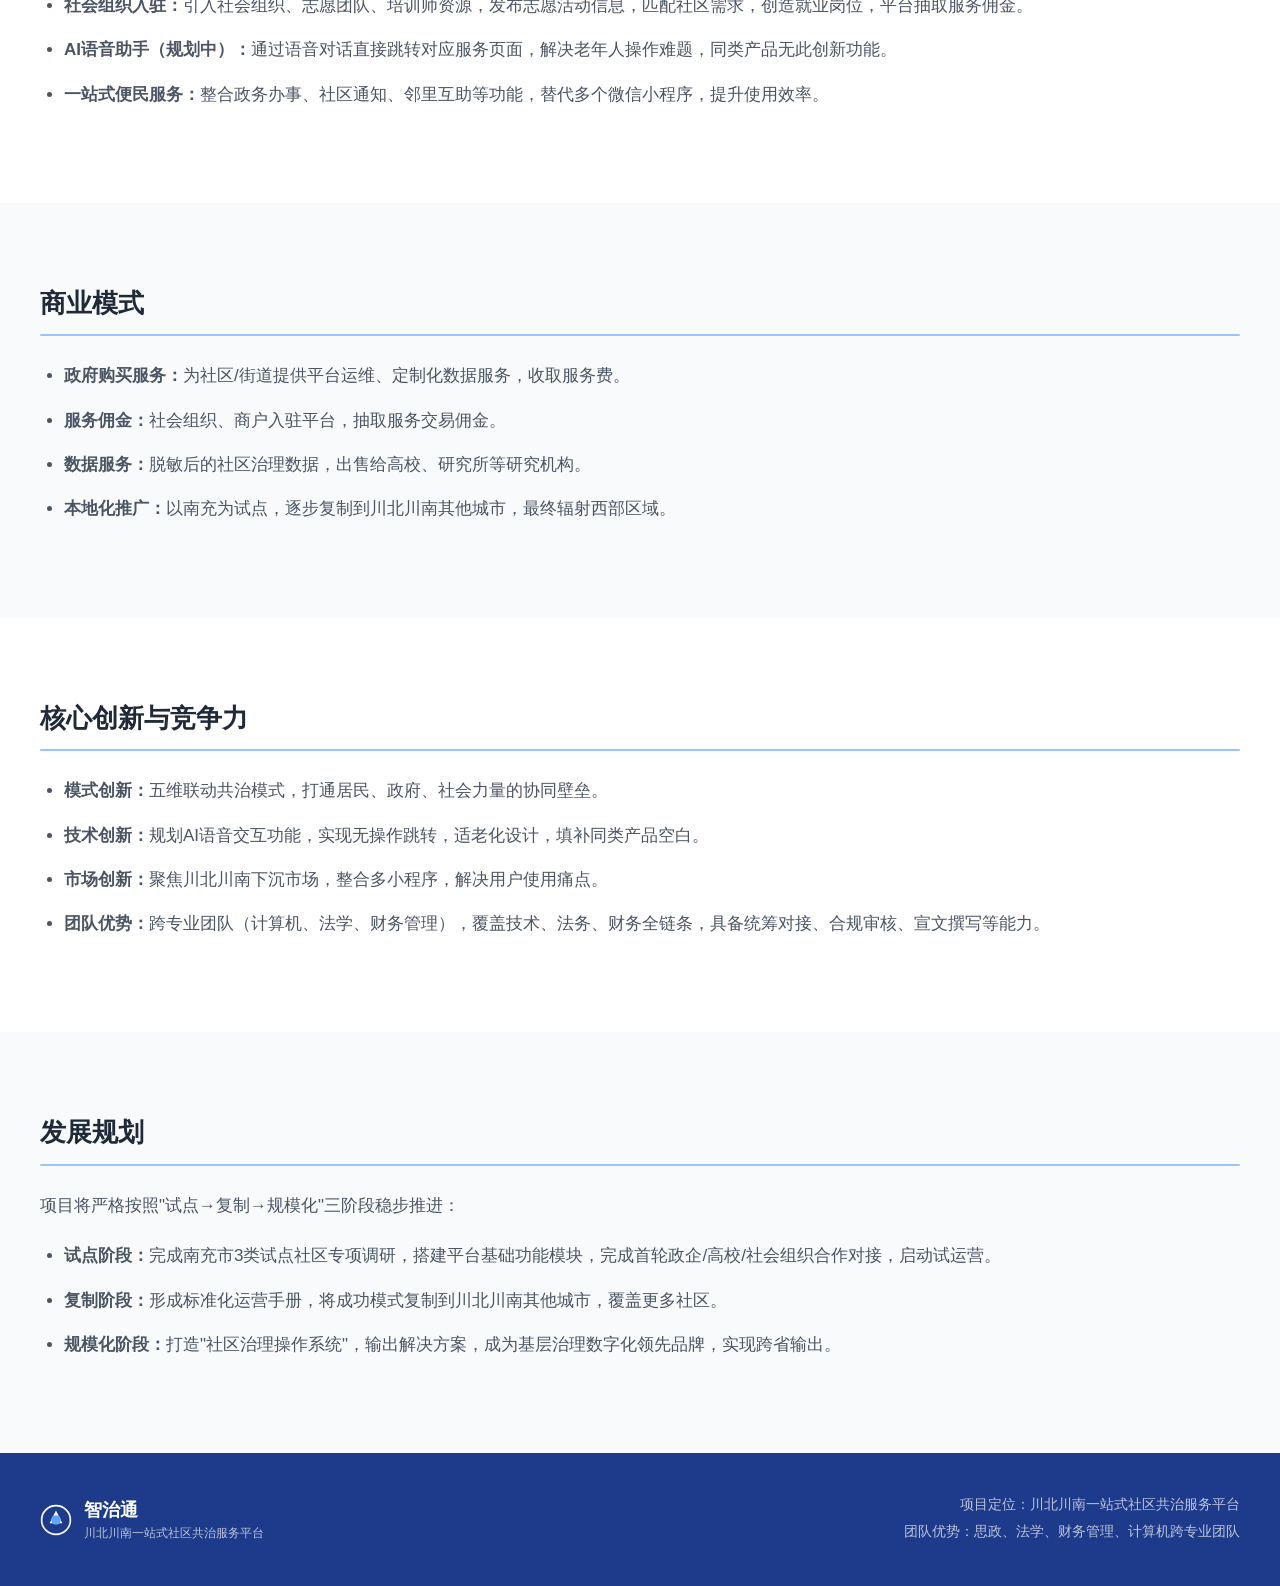
<file: project.html>
<!DOCTYPE html>
<html lang="zh-CN">
<head>
    <meta charset="UTF-8">
    <meta name="viewport" content="width=device-width, initial-scale=1.0">
    <title>项目介绍 - 智治通社区共治平台</title>
    <!-- 引入公共样式 -->
    <link rel="stylesheet" href="common.css">
    <!-- 引入Font Awesome矢量图标 -->
    <link rel="stylesheet" href="https://cdn.bootcdn.net/ajax/libs/font-awesome/6.4.0/css/all.min.css">
    <style>
        /* ==================== Hero 区域 独有样式 ==================== */
        .hero {
            background: linear-gradient(135deg, #1e3a8a 0%, #1a56db 100%);
            color: white;
            padding: 120px 24px 60px;
            position: relative;
            overflow: hidden;
        }
        .hero::before {
            content: '';
            position: absolute;
            top: 0;
            left: 0;
            right: 0;
            bottom: 0;
            background: url('https://picsum.photos/id/1067/1920/1080') center/cover;
            opacity: 0.1;
        }
        .hero-container {
            max-width: 1200px;
            margin: 0 auto;
            text-align: center;
            position: relative;
            z-index: 1;
        }
        .hero-title {
            font-size: 48px;
            font-weight: 700;
            line-height: 1.3;
            margin-bottom: 16px;
            text-shadow: 0 2px 4px rgba(0,0,0,0.1);
        }
        .hero-subtitle {
            font-size: 18px;
            line-height: 1.8;
            color: rgba(255,255,255,0.9);
        }
        /* ==================== 内容卡片 独有样式 ==================== */
        .content-block {
            background: transparent;
            border-radius: 0;
            padding: 0;
            margin-bottom: 0;
            border: none;
            box-shadow: none;
        }
        .content-block:hover {
            box-shadow: none;
            transform: none;
        }
        .content-block h3 {
            font-size: 26px;
            font-weight: 700;
            color: #1f2937;
            margin-bottom: 24px;
            position: relative;
            padding-bottom: 12px;
            padding-left: 0;
        }
        .content-block h3::after {
            content: '';
            position: absolute;
            left: 0;
            bottom: 0;
            width: 100%;
            height: 2.5px;
            background: #9bc6f9;
            border-radius: 2px;
        }
        .content-block p {
            font-size: 17px;
            color: #4b5563;
            line-height: 1.9;
            margin-bottom: 18px;
        }
        .content-block ul {
            margin-left: 24px;
            color: #4b5563;
            line-height: 1.9;
        }
        .content-block li {
            margin-bottom: 12px;
            font-size: 17px;
        }
        /* ==================== 政策背景表格 独有样式 ==================== */
        .policy-table-container {
            overflow-x: auto;
            margin-top: 24px;
            border-radius: 8px;
            border: 1px solid #e5e7eb;
        }
        .policy-table {
            width: 100%;
            border-collapse: separate;
            border-spacing: 0;
            border: none;
        }
        .policy-table th {
            background: #1a56db;
            color: white;
            padding: 18px 24px;
            text-align: left;
            font-weight: 600;
            font-size: 14px;
        }
        .policy-table td {
            padding: 18px 24px;
            border-bottom: 1px solid #e5e7eb;
            font-size: 14px;
            color: #374151;
            vertical-align: top;
            line-height: 1.6;
        }
        .policy-table tr:hover {
            background: #dbeafe;
        }
        .policy-table td:first-child {
            font-weight: 600;
            color: #1f2937;
            white-space: nowrap;
        }
        .policy-table tr:last-child td {
            border-bottom: none;
        }
        /* ==================== 响应式独有适配 ==================== */
        @media (max-width: 640px) {
            .content-block {
                padding: 24px;
            }
            .content-block h3 {
                font-size: 20px;
            }
            .content-block p, .content-block li {
                font-size: 15px;
            }
        }
    </style>
</head>
<body>
<!-- 导航栏 -->
<nav class="navbar">
    <div class="nav-container">
        <div class="nav-brand">
            <div class="brand-logo">
                <svg width="40" height="40" viewBox="0 0 40 40" fill="none">
                    <circle cx="20" cy="20" r="18" stroke="#1a56db" stroke-width="2"/>
                    <path d="M20 8L28 24H12L20 8Z" fill="#1a56db"/>
                    <circle cx="20" cy="20" r="6" fill="#60a5fa"/>
                </svg>
            </div>
            <div class="brand-text">
                <span class="brand-name">智治通</span>
                <span class="brand-slogan">川北川南一站式社区共治服务平台</span>
            </div>
        </div>
        <!-- 汉堡按钮 -->
        <div class="nav-toggle" id="navToggle">
            <svg width="24" height="24" viewBox="0 0 24 24" fill="none" stroke="#1a56db" stroke-width="2">
                <line x1="3" y1="12" x2="21" y2="12"></line>
                <line x1="3" y1="6" x2="21" y2="6"></line>
                <line x1="3" y1="18" x2="21" y2="18"></line>
            </svg>
        </div>
        <!-- 桌面菜单 -->
        <ul class="nav-menu">
            <li><a href="index.html">首页</a></li>
            <li><a href="project.html" class="active">项目介绍</a></li>
            <li><a href="appeal-submit.html">诉求提交</a></li>
            <li><a href="appeal-query.html">我的诉求</a></li>
            <!-- 个人中心入口：普通用户登录后显示 -->
            <li id="profileNavItem" style="display: none;"><a href="profile.html">个人中心</a></li>
            <!-- 管理员后台入口：管理员登录后显示 -->
            <li id="adminNavItem" style="display: none;"><a href="admin.html">管理员后台</a></li>
            <!-- 消息通知入口：普通用户登录后显示 -->
            <li id="noticeNavItem" class="nav-notice" style="display: none;">
                <a href="javascript:;">
                    <i class="fa-solid fa-bell"></i>
                    <span class="notice-badge" id="noticeBadge" style="display: none;">0</span>
                </a>
            </li>
            <!-- 登录/注册入口：未登录显示 -->
            <li id="loginNavItem"><a href="login.html" id="loginLink">登录/注册</a></li>
            <!-- 退出登录入口：登录后显示 -->
            <li id="logoutNavItem" style="display: none;"><a href="javascript:;" id="logoutBtn" style="color: #ef4444;">退出</a></li>
        </ul>
    </div>
</nav>
<!-- 页面主体 -->
<main>
    <!-- Hero 区域 -->
    <section class="hero">
        <div class="hero-container">
            <h1 class="hero-title">项目介绍</h1>
            <p class="hero-subtitle">聚焦川北川南社区治理痛点，打造一站式数字化共治解决方案</p>
        </div>
    </section>
    <!-- 项目定位 -->
    <section class="bg-white">
        <div class="section-container">
            <div class="content-block">
                <h3>项目定位</h3>
                <p>智治通是一款聚焦川北川南（南充、自贡、巴中等二线及以下城市）的一站式社区共治服务平台。我们核心解决当前社区治理中「诉求匹配难、协同效率低、服务分散」的痛点，致力于打造居民、政府、物业、社会组织、高校五维联动的数字化治理闭环。</p>
                <p>对标天府市民云、天府通办等产品，我们的差异化优势在于：<strong>整合多类政务/便民小程序，避免微信多工具切换麻烦；深耕川北川南本地化服务，覆盖下沉市场，填补区域空白</strong>。</p>
            </div>
        </div>
    </section>
    <!-- 政策背景 -->
    <section class="bg-light">
        <div class="section-container">
            <div class="content-block">
                <h3>政策背景</h3>
                <p>国家及地方层面持续出台政策，为基层治理现代化提供制度保障：</p>
                <!-- 表格容器适配移动端 -->
                <div class="policy-table-container">
                    <table class="policy-table">
                        <thead>
                        <tr>
                            <th>时间</th>
                            <th>政策文件</th>
                            <th>相关内容</th>
                        </tr>
                        </thead>
                        <tbody>
                        <tr>
                            <td>2021/04/28</td>
                            <td>《关于加强基层治理体系和治理能力现代化建设的意见》</td>
                            <td>建立党组织统一领导、政府依法履责、各类组织积极协同、群众广泛参与的基层治理体系</td>
                        </tr>
                        <tr>
                            <td>2021/12/27</td>
                            <td>《"十四五"城乡社区服务体系建设规划》</td>
                            <td>推动建立健全党建引领下的社区居民委员会、业主委员会、物业服务企业协调运行机制</td>
                        </tr>
                        <tr>
                            <td>2022/10/16</td>
                            <td>《中国共产党第二十次全国代表大会报告》</td>
                            <td>加强人民当家作主制度保障，全面发展协商民主，积极发展基层民主</td>
                        </tr>
                        <tr>
                            <td>2025/01/05</td>
                            <td>《关于2025年加力扩围实施大规模设备更新以旧换新政策的通知》</td>
                            <td>将支持范围扩展至电子信息、安全生产、老旧电梯等设备更新领域</td>
                        </tr>
                        <tr>
                            <td>2025/04/30</td>
                            <td>《支持创业带动就业的若干政策措施》</td>
                            <td>对高校毕业生提出创业担保贷款、创业补贴、税收减免等明确支持</td>
                        </tr>
                        </tbody>
                    </table>
                </div>
            </div>
        </div>
    </section>
    <!-- 核心功能详解 -->
    <section class="bg-white">
        <div class="section-container">
            <div class="content-block">
                <h3>核心功能详解</h3>
                <ul>
                    <li><strong>诉求一键匹配：</strong>居民通过平台提交诉求（如电梯安装纠纷、物业矛盾），系统快速对接政府对应部门、物业、法律工作者，形成全流程闭环管理。</li>
                    <li><strong>数据价值变现：</strong>对社区事件的解决方案、原因进行脱敏分析，为高校、研究所提供研究数据，实现数据价值增值。</li>
                    <li><strong>社会组织入驻：</strong>引入社会组织、志愿团队、培训师资源，发布志愿活动信息，匹配社区需求，创造就业岗位，平台抽取服务佣金。</li>
                    <li><strong>AI语音助手（规划中）：</strong>通过语音对话直接跳转对应服务页面，解决老年人操作难题，同类产品无此创新功能。</li>
                    <li><strong>一站式便民服务：</strong>整合政务办事、社区通知、邻里互助等功能，替代多个微信小程序，提升使用效率。</li>
                </ul>
            </div>
        </div>
    </section>
    <!-- 商业模式 -->
    <section class="bg-light">
        <div class="section-container">
            <div class="content-block">
                <h3>商业模式</h3>
                <ul>
                    <li><strong>政府购买服务：</strong>为社区/街道提供平台运维、定制化数据服务，收取服务费。</li>
                    <li><strong>服务佣金：</strong>社会组织、商户入驻平台，抽取服务交易佣金。</li>
                    <li><strong>数据服务：</strong>脱敏后的社区治理数据，出售给高校、研究所等研究机构。</li>
                    <li><strong>本地化推广：</strong>以南充为试点，逐步复制到川北川南其他城市，最终辐射西部区域。</li>
                </ul>
            </div>
        </div>
    </section>
    <!-- 核心创新与竞争力 -->
    <section class="bg-white">
        <div class="section-container">
            <div class="content-block">
                <h3>核心创新与竞争力</h3>
                <ul>
                    <li><strong>模式创新：</strong>五维联动共治模式，打通居民、政府、社会力量的协同壁垒。</li>
                    <li><strong>技术创新：</strong>规划AI语音交互功能，实现无操作跳转，适老化设计，填补同类产品空白。</li>
                    <li><strong>市场创新：</strong>聚焦川北川南下沉市场，整合多小程序，解决用户使用痛点。</li>
                    <li><strong>团队优势：</strong>跨专业团队（计算机、法学、财务管理），覆盖技术、法务、财务全链条，具备统筹对接、合规审核、宣文撰写等能力。</li>
                </ul>
            </div>
        </div>
    </section>
    <!-- 发展规划 -->
    <section class="bg-light">
        <div class="section-container">
            <div class="content-block">
                <h3>发展规划</h3>
                <p>项目将严格按照"试点→复制→规模化"三阶段稳步推进：</p>
                <ul>
                    <li><strong>试点阶段：</strong>完成南充市3类试点社区专项调研，搭建平台基础功能模块，完成首轮政企/高校/社会组织合作对接，启动试运营。</li>
                    <li><strong>复制阶段：</strong>形成标准化运营手册，将成功模式复制到川北川南其他城市，覆盖更多社区。</li>
                    <li><strong>规模化阶段：</strong>打造"社区治理操作系统"，输出解决方案，成为基层治理数字化领先品牌，实现跨省输出。</li>
                </ul>
            </div>
        </div>
    </section>
</main>
<!-- 返回顶部按钮 -->
<div id="backToTop">↑</div>
<!-- 页脚 -->
<footer class="footer">
    <div class="footer-container">
        <div class="footer-brand">
            <div class="brand-logo">
                <svg width="32" height="32" viewBox="0 0 40 40" fill="none">
                    <circle cx="20" cy="20" r="18" stroke="white" stroke-width="2"/>
                    <path d="M20 8L28 24H12L20 8Z" fill="white"/>
                    <circle cx="20" cy="20" r="6" fill="#60a5fa"/>
                </svg>
            </div>
            <div class="brand-text">
                <span class="footer-brand-name">智治通</span>
                <span class="footer-brand-slogan">川北川南一站式社区共治服务平台 </span>
            </div>
        </div>
        <div class="footer-info">
            <p>项目定位：川北川南一站式社区共治服务平台</p>
            <p>团队优势：思政、法学、财务管理、计算机跨专业团队</p>
        </div>
    </div>
</footer>
<!-- 引入公共脚本 -->
<script src="common.js"></script>

<!-- 移动端底部Tab导航 -->
<div class="mobile-tab-bar">
    <div class="tab-bar-list">
        <a href="index.html" class="tab-bar-item">
            <i class="fa-solid fa-house"></i>
            <span>首页</span>
        </a>
        <a href="appeal-submit.html" class="tab-bar-item">
            <i class="fa-solid fa-file-pen"></i>
            <span>提交诉求</span>
        </a>
        <a href="appeal-query.html" class="tab-bar-item">
            <i class="fa-solid fa-list-check"></i>
            <span>我的诉求</span>
        </a>
        <a href="profile.html" class="tab-bar-item">
            <i class="fa-solid fa-user"></i>
            <span>我的</span>
        </a>
    </div>
</div>

</body>
</html>
</file>
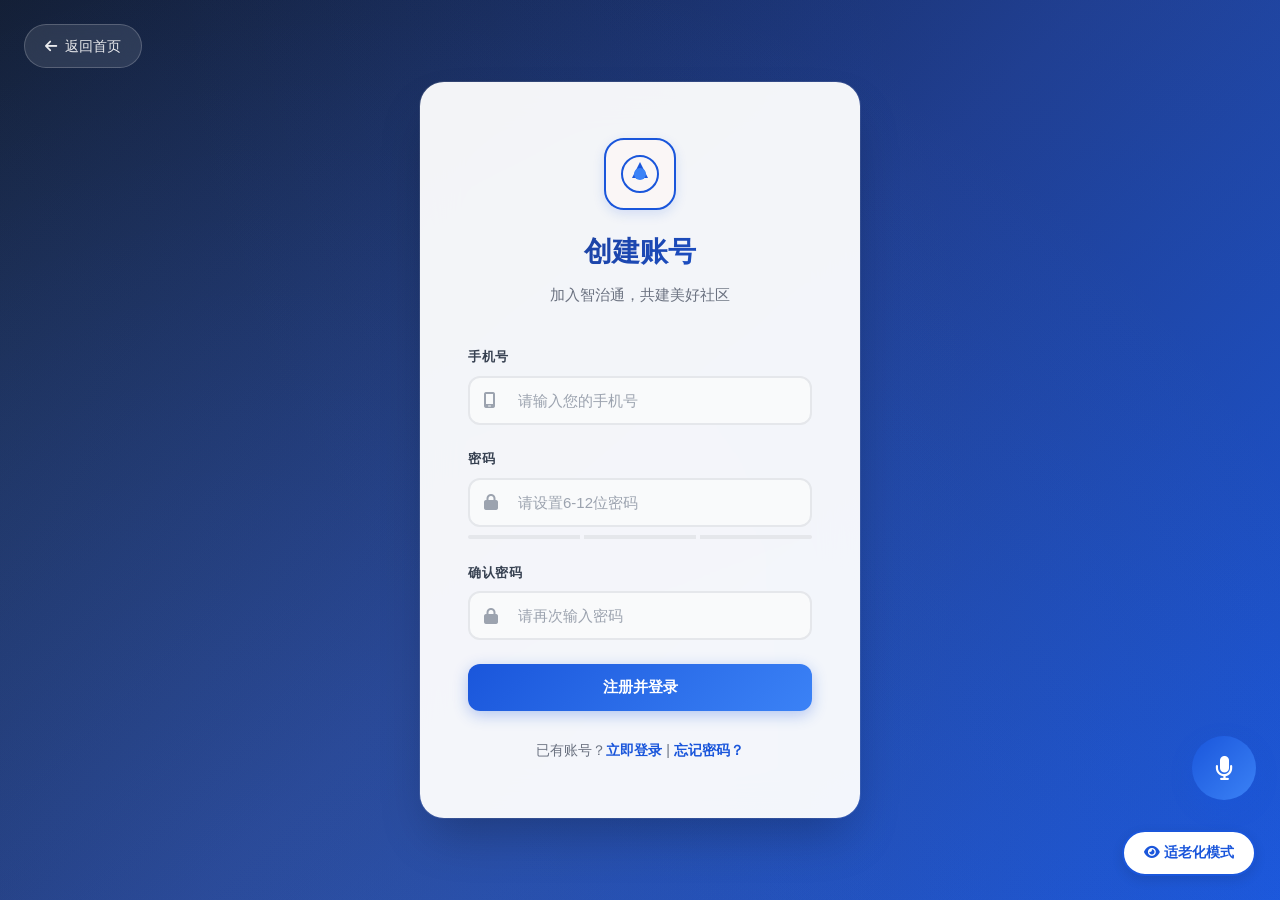
<file: register.html>
<!DOCTYPE html>
<html lang="zh-CN">
<head>
    <meta charset="UTF-8">
    <meta name="viewport" content="width=device-width, initial-scale=1.0">
    <title>注册 - 智治通社区共治平台</title>
    <!-- 引入公共样式 -->
    <link rel="stylesheet" href="common.css">
    <!-- 引入Font Awesome矢量图标 -->
    <link rel="stylesheet" href="https://cdn.bootcdn.net/ajax/libs/font-awesome/6.4.0/css/all.min.css">
    <style>
        /* ==================== 页面独有基础样式 ==================== */
        body {
            background: linear-gradient(135deg, #0f172a 0%, #1e3a8a 50%, #1a56db 100%);
            min-height: 100vh;
            display: flex;
            align-items: center;
            justify-content: center;
            position: relative;
            overflow: hidden;
            padding-top: 0;
        }
        /* ==================== 背景动态装饰 独有样式 ==================== */
        .bg-decoration {
            position: absolute;
            width: 100%;
            height: 100%;
            overflow: hidden;
            z-index: 0;
        }
        .bg-decoration::before {
            content: '';
            position: absolute;
            top: -50%;
            left: -50%;
            width: 200%;
            height: 200%;
            background: radial-gradient(circle at 20% 50%, rgba(96, 165, 250, 0.1) 0%, transparent 50%),
            radial-gradient(circle at 80% 20%, rgba(59, 130, 246, 0.1) 0%, transparent 50%),
            radial-gradient(circle at 40% 80%, rgba(147, 197, 253, 0.1) 0%, transparent 50%);
            animation: bgFloat 20s ease-in-out infinite;
        }
        @keyframes bgFloat {
            0%, 100% { transform: translate(0, 0) rotate(0deg); }
            50% { transform: translate(-2%, -2%) rotate(1deg); }
        }
        /* ==================== 返回首页按钮 独有样式 ==================== */
        .back-btn {
            position: absolute;
            top: 24px;
            left: 24px;
            z-index: 100;
        }
        .back-btn a {
            display: flex;
            align-items: center;
            gap: 8px;
            color: rgba(255,255,255,0.9);
            text-decoration: none;
            font-size: 14px;
            font-weight: 500;
            padding: 10px 20px;
            background: rgba(255,255,255,0.1);
            backdrop-filter: blur(10px);
            border-radius: 30px;
            border: 1px solid rgba(255,255,255,0.2);
            transition: all 0.3s;
        }
        .back-btn a:hover {
            background: rgba(255,255,255,0.2);
            transform: translateX(-5px);
        }
        /* ==================== 注册卡片 独有样式 ==================== */
        .register-box {
            background: rgba(255, 255, 255, 0.95);
            backdrop-filter: blur(20px);
            border-radius: 24px;
            padding: 56px 48px;
            box-shadow: 0 25px 50px -12px rgba(0, 0, 0, 0.25),
            0 0 0 1px rgba(255, 255, 255, 0.1);
            width: 100%;
            max-width: 440px;
            position: relative;
            z-index: 10;
            animation: fadeInUp 0.6s ease-out;
        }
        @keyframes fadeInUp {
            from { opacity: 0; transform: translateY(30px); }
            to { opacity: 1; transform: translateY(0); }
        }
        /* ==================== Logo区域 独有样式 ==================== */
        .register-header {
            text-align: center;
            margin-bottom: 40px;
        }
        .logo {
            width: 72px;
            height: 72px;
            margin: 0 auto 20px;
            border-radius: 20px;
            background: #faf6f6;
            border: 2px solid #1a56db;
            display: flex;
            align-items: center;
            justify-content: center;
            box-shadow: 0 4px 12px rgba(26, 86, 219, 0.15);
            animation: logoPulse 2s ease-in-out infinite;
        }
        @keyframes logoPulse {
            0%, 100% { transform: scale(1); }
            50% { transform: scale(1.05); }
        }
        .logo svg {
            width: 40px;
            height: 40px;
            fill: none;
        }
        .title {
            font-size: 28px;
            font-weight: 700;
            color: #1f2937;
            margin-bottom: 8px;
            background: linear-gradient(135deg, #1e3a8a 0%, #1a56db 100%);
            -webkit-background-clip: text;
            -webkit-text-fill-color: transparent;
            background-clip: text;
        }
        .subtitle {
            font-size: 15px;
            color: #6b7280;
            font-weight: 500;
        }
        /* ==================== 密码强度指示器 独有样式 ==================== */
        .password-strength {
            display: flex;
            gap: 4px;
            margin-top: 8px;
            height: 4px;
            border-radius: 2px;
            overflow: hidden;
        }
        .strength-bar {
            flex: 1;
            background: #e5e7eb;
            transition: all 0.3s;
        }
        .strength-bar.weak { background: #ef4444; }
        .strength-bar.medium { background: #f59e0b; }
        .strength-bar.strong { background: #10b981; }
        /* ==================== 按钮独有样式 ==================== */
        .btn {
            width: 100%;
            padding: 14px;
            border: none;
            border-radius: 12px;
            font-size: 15px;
            font-weight: 600;
            cursor: pointer;
            transition: all 0.3s;
            position: relative;
            overflow: hidden;
        }
        .btn::before {
            content: '';
            position: absolute;
            top: 50%;
            left: 50%;
            width: 0;
            height: 0;
            background: rgba(255, 255, 255, 0.2);
            border-radius: 50%;
            transform: translate(-50%, -50%);
            transition: width 0.6s, height 0.6s;
        }
        .btn:hover::before {
            width: 300px;
            height: 300px;
        }
        .btn-primary {
            background: linear-gradient(135deg, #1a56db 0%, #3b82f6 100%);
            color: white;
            box-shadow: 0 4px 15px rgba(26, 86, 219, 0.3);
        }
        .btn-primary:hover {
            background: linear-gradient(135deg, #1e40af 0%, #2563eb 100%);
            transform: translateY(-2px);
            box-shadow: 0 8px 25px rgba(26, 86, 219, 0.4);
        }
        .btn-primary:active {
            transform: translateY(0);
        }
        .btn:disabled {
            opacity: 0.7;
            cursor: not-allowed;
        }
        /* ==================== 登录链接 独有样式 ==================== */
        .login-link {
            text-align: center;
            margin-top: 28px;
            font-size: 14px;
            color: #6b7280;
        }
        .login-link a {
            color: #1a56db;
            text-decoration: none;
            font-weight: 600;
            transition: all 0.3s;
            position: relative;
        }
        .login-link a::after {
            content: '';
            position: absolute;
            bottom: -2px;
            left: 0;
            width: 0;
            height: 2px;
            background: linear-gradient(90deg, #1a56db, #3b82f6);
            transition: width 0.3s;
        }
        .login-link a:hover::after {
            width: 100%;
        }
        /* ==================== 响应式独有适配 ==================== */
        @media (max-width: 640px) {
            .register-box {
                padding: 40px 32px;
                border-radius: 20px;
            }
            .back-btn {
                top: 16px;
                left: 16px;
            }
            .back-btn a {
                padding: 8px 16px;
                font-size: 13px;
            }
            .title {
                font-size: 24px;
            }
            .subtitle {
                font-size: 14px;
            }
        }
    </style>
</head>
<body>
<!-- 背景动态装饰 -->
<div class="bg-decoration"></div>
<!-- 返回首页按钮 -->
<div class="back-btn">
    <a href="index.html">
        <i class="fa-solid fa-arrow-left"></i>
        返回首页
    </a>
</div>
<!-- 注册卡片 -->
<div class="register-box">
    <div class="register-header">
        <div class="logo">
            <svg width="40" height="40" viewBox="0 0 40 40" fill="none">
                <circle cx="20" cy="20" r="18" stroke="#1a56db" stroke-width="2"/>
                <path d="M20 8L28 24H12L20 8Z" fill="#1a56db"/>
                <circle cx="20" cy="20" r="6" fill="#3b82f6"/>
            </svg>
        </div>
        <h1 class="title">创建账号</h1>
        <p class="subtitle">加入智治通，共建美好社区</p>
    </div>
    <form id="registerForm">
        <div class="form-group">
            <label for="phone">手机号</label>
            <div class="input-wrapper">
                <input type="tel" id="phone" placeholder="请输入您的手机号" maxlength="11" autocomplete="tel">
                <i class="fa-solid fa-mobile-screen"></i>
            </div>
            <div class="error-message" id="phoneError">请输入正确的手机号格式</div>
        </div>
        <div class="form-group">
            <label for="password">密码</label>
            <div class="input-wrapper">
                <input type="password" id="password" placeholder="请设置6-12位密码" autocomplete="new-password">
                <i class="fa-solid fa-lock"></i>
            </div>
            <div class="password-strength">
                <div class="strength-bar" id="strength1"></div>
                <div class="strength-bar" id="strength2"></div>
                <div class="strength-bar" id="strength3"></div>
            </div>
            <div class="error-message" id="passwordError">密码长度应为6-12位</div>
        </div>
        <div class="form-group">
            <label for="confirmPassword">确认密码</label>
            <div class="input-wrapper">
                <input type="password" id="confirmPassword" placeholder="请再次输入密码" autocomplete="new-password">
                <i class="fa-solid fa-lock"></i>
            </div>
            <div class="error-message" id="confirmError">两次输入的密码不一致</div>
        </div>
        <button type="button" class="btn btn-primary" onclick="handleRegister(this)">
            <span class="btn-text">注册并登录</span>
            <div class="loading">
                <div class="spinner"></div>
                <span>注册中...</span>
            </div>
        </button>
    </form>
    <div class="login-link">
        已有账号？<a href="login.html">立即登录</a> | <a href="forgot-password.html">忘记密码？</a>
    </div>
</div>
<!-- 引入公共脚本 -->
<script src="common.js"></script>
<!-- 页面独有脚本 -->
<script>
    // 表单验证
    function validateForm() {
        const phone = document.getElementById('phone').value.trim();
        const password = document.getElementById('password').value.trim();
        const confirmPassword = document.getElementById('confirmPassword').value.trim();
        let isValid = true;
        // 手机号验证
        if (!phone) { showError('phone', '请输入手机号'); isValid = false; }
        else if (!/^1[3-9]\d{9}$/.test(phone)) { showError('phone', '请输入正确的手机号'); isValid = false; }
        // 密码验证
        if (!password) { showError('password', '请输入密码'); isValid = false; }
        else if (password.length < 6 || password.length > 12) { showError('password', '密码长度应为6-12位'); isValid = false; }
        // 确认密码验证
        if (!confirmPassword) { showError('confirm', '请再次输入密码'); isValid = false; }
        else if (password !== confirmPassword) { showError('confirm', '两次输入的密码不一致'); isValid = false; }
        return isValid;
    }

    // 密码强度检测
    document.getElementById('password').addEventListener('input', function(e) {
        const password = e.target.value;
        const strength1 = document.getElementById('strength1');
        const strength2 = document.getElementById('strength2');
        const strength3 = document.getElementById('strength3');
        // 重置强度条
        strength1.className = 'strength-bar';
        strength2.className = 'strength-bar';
        strength3.className = 'strength-bar';
        // 弱：6位以上纯数字/字母
        if (password.length >= 6) {
            strength1.className = 'strength-bar weak';
        }
        // 中：8位以上，包含数字+字母
        if (password.length >= 8 && /[A-Za-z]/.test(password) && /[0-9]/.test(password)) {
            strength2.className = 'strength-bar medium';
        }
        // 强：10位以上，包含大小写+数字
        if (password.length >= 10 && /[A-Z]/.test(password) && /[a-z]/.test(password) && /[0-9]/.test(password)) {
            strength3.className = 'strength-bar strong';
        }
    });

    // 实时验证确认密码
    document.getElementById('confirmPassword').addEventListener('input', function(e) {
        const password = document.getElementById('password').value;
        const confirmPassword = e.target.value;
        const confirmError = document.getElementById('confirmError');
        if (confirmPassword && password !== confirmPassword) {
            confirmError.textContent = '两次输入的密码不一致';
            confirmError.classList.add('show');
        } else {
            confirmError.classList.remove('show');
        }
    });

    // 注册处理
    function handleRegister(btn) {
        const phone = document.getElementById('phone').value.trim();
        const password = document.getElementById('password').value.trim();
        const btnText = btn.querySelector('.btn-text');
        const loading = btn.querySelector('.loading');
        // 清除错误+验证表单
        clearErrors();
        if (!validateForm()) return;
        // 模拟加载
        btn.disabled = true;
        btnText.style.display = 'none';
        loading.classList.add('active');
        // 注册逻辑（存储用户信息）
        setTimeout(() => {
            localStorage.setItem('zhizhitong_user', JSON.stringify({ phone, pwd: password }));
            // 自动登录
            localStorage.setItem('is_login', 'true');
            localStorage.setItem('current_user', phone);
            alert('注册成功！即将跳转到首页');
            window.location.href = 'index.html';
        }, 1000);
    }
</script>

</body>
</html>
</file>
<file: common.css>
/* ==================== 全局样式 ==================== */
* { margin: 0; padding: 0; box-sizing: border-box; }
body {
    font-family: -apple-system, BlinkMacSystemFont, "Segoe UI", "PingFang SC", "Hiragino Sans GB", "Microsoft YaHei", sans-serif;
    color: #1f2937;
    background-color: #f8fafc;
    line-height: 1.6;
}
/* 全局平滑滚动 */
html {
    scroll-behavior: smooth;
}
/* ==================== 导航栏 ==================== */
.navbar {
    background: #ffffff;
    box-shadow: 0 1px 2px rgba(0,0,0,0.05);
    position: fixed;
    top: 0;
    left: 0;
    right: 0;
    z-index: 1000;
    height: 70px;
}
.nav-container {
    max-width: 1200px;
    margin: 0 auto;
    padding: 0 24px;
    height: 100%;
    display: flex;
    justify-content: space-between;
    align-items: center;
}
.nav-brand {
    display: flex;
    align-items: center;
    gap: 12px;
    text-decoration: none;
}
.brand-logo {
    display: flex;
    align-items: center;
}
.brand-text {
    display: flex;
    flex-direction: column;
}
.brand-name {
    font-size: 20px;
    font-weight: 700;
    color: #1a56db;
}
.brand-slogan {
    font-size: 11px;
    color: #6b7280;
}
.nav-menu {
    display: flex;
    list-style: none;
    gap: 28px; /* 适配更多菜单项，调整间距 */
    align-items: center; /* 所有菜单项垂直居中，解决高低不一 */
    flex-wrap: nowrap; /* 禁止换行，保证一行显示 */
    margin: 0;
    padding: 0;
}

.nav-menu li {
    flex-shrink: 0; /* 禁止菜单项被压缩，解决挤压错乱 */
    list-style: none;
}

.nav-menu a {
    text-decoration: none;
    color: #1f2937;
    font-size: 14px;
    font-weight: 500;
    padding: 8px 0;
    border-bottom: 2px solid transparent;
    transition: all 0.3s;
}

.nav-menu a:hover, .nav-menu a.active {
    color: #1a56db;
    border-bottom-color: #1a56db;
}

/* 消息通知图标样式优化，和导航栏高度对齐 */
.nav-notice a {
    position: relative;
    display: flex;
    align-items: center;
    height: 70px; /* 和导航栏高度完全一致，垂直居中 */
    padding: 0 !important;
    border-bottom: none !important;
}

.notice-badge {
    position: absolute;
    top: 15px;
    right: -8px;
    width: 16px;
    height: 16px;
    background: #ef4444;
    color: white;
    border-radius: 50%;
    font-size: 10px;
    display: flex;
    align-items: center;
    justify-content: center;
    font-weight: 600;
    line-height: 1;
}

/* 移动端汉堡菜单 */
.nav-toggle {
    display: none;
    cursor: pointer;
}

.nav-menu-mobile {
    display: none;
    position: fixed;
    top: 70px;
    left: 0;
    right: 0;
    background: white;
    flex-direction: column;
    padding: 20px;
    box-shadow: 0 4px 8px rgba(0,0,0,0.1);
    z-index: 999;
}

.nav-menu-mobile.active {
    display: flex;
}

.nav-menu-mobile li {
    list-style: none;
    margin-bottom: 16px;
}

.nav-menu-mobile a {
    text-decoration: none;
    color: #1f2937;
    font-size: 16px;
    font-weight: 500;
}
/* ==================== 通用按钮基础样式 ==================== */
.btn {
    padding: 12px 28px;
    border-radius: 8px;
    font-size: 15px;
    font-weight: 600;
    border: none;
    cursor: pointer;
    transition: all 0.3s;
    text-decoration: none;
    display: inline-block;
}
.btn-primary {
    background: #ffffff;
    color: #1a56db;
    box-shadow: 0 4px 12px rgba(26,86,219,0.2);
}
.btn-primary:hover {
    transform: translateY(-2px);
    box-shadow: 0 6px 16px rgba(26,86,219,0.3);
}
.btn-secondary {
    background: transparent;
    color: white;
    border: 2px solid white;
    margin-left: 16px;
}
.btn-secondary:hover {
    background: rgba(255,255,255,0.1);
}
.btn-outline {
    background: transparent;
    border: 2px solid white;
    color: white;
}
.btn-outline:hover {
    background: rgba(255,255,255,0.1);
}
.btn-large {
    padding: 16px 40px;
    font-size: 16px;
}
/* ==================== 通用Section样式 ==================== */
section {
    padding: 80px 24px;
}
.section-container {
    max-width: 1200px;
    margin: 0 auto;
}
.section-header {
    text-align: center;
    margin-bottom: 56px;
}
.section-title {
    font-size: 36px;
    font-weight: 700;
    color: #1f2937;
    margin-bottom: 16px;
    position: relative;
    display: inline-block;
}
.section-title::after {
    content: '';
    position: absolute;
    bottom: -8px;
    left: 50%;
    transform: translateX(-50%);
    width: 60px;
    height: 3px;
    background: #1a56db;
}
.section-subtitle {
    font-size: 16px;
    color: #6b7280;
}
.bg-white {
    background: #ffffff;
}
.bg-light {
    background: #f8fafc;
}
/* ==================== 页脚 ==================== */
.footer {
    background: #1e3a8a;
    color: white;
    padding: 40px 24px;
}
.footer-container {
    max-width: 1200px;
    margin: 0 auto;
    display: flex;
    justify-content: space-between;
    align-items: center;
}
.footer-brand {
    display: flex;
    align-items: center;
    gap: 12px;
}
.footer-brand-name {
    font-size: 18px;
    font-weight: 600;
}
.footer-brand-slogan {
    font-size: 12px;
    color: rgba(255,255,255,0.7);
}
.footer-info {
    text-align: right;
}
.footer-info p {
    font-size: 14px;
    color: rgba(255,255,255,0.7);
    margin-bottom: 4px;
}
/* ==================== 返回顶部按钮 ==================== */
#backToTop {
    display: none;
    position: fixed;
    bottom: 30px;
    right: 30px;
    background: #1a56db;
    color: white;
    width: 40px;
    height: 40px;
    border-radius: 50%;
    text-align: center;
    line-height: 40px;
    cursor: pointer;
    box-shadow: 0 2px 8px rgba(0,0,0,0.2);
    z-index: 999;
}
/* ==================== 通用表单基础样式 ==================== */
.form-group {
    margin-bottom: 24px;
    position: relative;
}
.form-group label {
    display: block;
    font-size: 13px;
    font-weight: 600;
    color: #374151;
    margin-bottom: 8px;
    text-transform: uppercase;
    letter-spacing: 0.5px;
}
.input-wrapper {
    position: relative;
}
.input-wrapper i {
    position: absolute;
    left: 16px;
    top: 50%;
    transform: translateY(-50%);
    color: #9ca3af;
    font-size: 16px;
    transition: all 0.3s;
}
.form-group input {
    width: 100%;
    padding: 14px 16px 14px 48px;
    border: 2px solid #e5e7eb;
    border-radius: 12px;
    font-size: 15px;
    color: #1f2937;
    transition: all 0.3s;
    background: #f9fafb;
}
.form-group input:focus {
    outline: none;
    border-color: #1a56db;
    background: white;
    box-shadow: 0 0 0 4px rgba(26, 86, 219, 0.1);
}
.form-group input:focus + i,
.input-wrapper:focus-within i {
    color: #1a56db;
    transform: translateY(-50%) scale(1.1);
}
.form-group input::placeholder {
    color: #9ca3af;
}
/* ==================== 通用错误提示样式 ==================== */
.error-message {
    color: #ef4444;
    font-size: 12px;
    margin-top: 4px;
    display: none;
}
.error-message.show {
    display: block;
}
/* ==================== 图片预览弹窗通用样式 ==================== */
.image-modal {
    position: fixed;
    top: 0;
    left: 0;
    right: 0;
    bottom: 0;
    background: rgba(0,0,0,0.8);
    z-index: 9999;
    display: none;
    align-items: center;
    justify-content: center;
    padding: 40px;
}
.modal-content {
    max-width: 90%;
    max-height: 90%;
    border-radius: 16px;
    overflow: hidden;
}
.modal-img {
    width: 100%;
    height: 100%;
    object-fit: contain;
}
.close-modal {
    position: absolute;
    top: 24px;
    right: 24px;
    width: 40px;
    height: 40px;
    background: rgba(255,255,255,0.2);
    border-radius: 50%;
    display: flex;
    align-items: center;
    justify-content: center;
    cursor: pointer;
    transition: all 0.3s;
}
.close-modal:hover {
    background: rgba(255,255,255,0.3);
}
.close-modal i {
    color: white;
    font-size: 20px;
}
/* ==================== 通用加载动画样式 ==================== */
.loading {
    display: none;
    align-items: center;
    justify-content: center;
    gap: 8px;
}
.loading.active {
    display: flex;
}
.spinner {
    width: 18px;
    height: 18px;
    border: 2px solid rgba(255,255,255,0.3);
    border-top-color: white;
    border-radius: 50%;
    animation: spin 0.8s linear infinite;
}
@keyframes spin {
    to { transform: rotate(360deg); }
}
/* ==================== 通用响应式适配 ==================== */
@media (max-width: 968px) {
    .hero-title {
        font-size: 38px;
    }
    .hero-subtitle {
        font-size: 18px;
    }
}
@media (max-width: 640px) {
    .nav-toggle {
        display: block;
    }
    .nav-menu {
        display: none;
    }
    .hero {
        padding: 100px 16px 60px;
    }
    .hero-title {
        font-size: 32px;
    }
    .hero-subtitle {
        font-size: 16px;
    }
    .features-grid {
        grid-template-columns: 1fr;
    }
    .footer-container {
        flex-direction: column;
        gap: 24px;
        text-align: center;
    }
    .ecosystem-node {
        min-width: 120px;
        padding: 20px 16px;
    }
    .ecosystem-visual {
        grid-template-columns: repeat(2, 1fr);
        gap: 20px;
    }
    .scenario-item {
        padding: 20px;
    }
    .ai-reply {
        max-width: 100%;
    }
    .back-btn a {
        padding: 10px 24px;
        font-size: 15px;
    }
}

/* ==================== AI语音助手全功能专属样式 ==================== */
/* 语音聆听弹窗 */
.voice-modal {
    position: fixed;
    top: 50%;
    left: 50%;
    transform: translate(-50%, -50%);
    background: rgba(255,255,255,0.98);
    backdrop-filter: blur(20px);
    border-radius: 24px;
    padding: 40px 60px;
    box-shadow: 0 20px 60px rgba(0,0,0,0.2);
    z-index: 9999;
    text-align: center;
    display: none;
}
.voice-modal.show {
    display: block;
    animation: fadeInScale 0.3s ease;
}
@keyframes fadeInScale {
    from { opacity: 0; transform: translate(-50%, -50%) scale(0.9); }
    to { opacity: 1; transform: translate(-50%, -50%) scale(1); }
}
.voice-wave {
    width: 80px;
    height: 80px;
    margin: 0 auto 20px;
    border-radius: 50%;
    background: #1a56db;
    display: flex;
    align-items: center;
    justify-content: center;
    animation: wave 1s infinite;
}
.voice-wave i {
    font-size: 36px;
    color: white;
}
@keyframes wave {
    0% { box-shadow: 0 0 0 0 rgba(26, 86, 219, 0.7); }
    70% { box-shadow: 0 0 0 20px rgba(26, 86, 219, 0); }
    100% { box-shadow: 0 0 0 0 rgba(26, 86, 219, 0); }
}
.voice-modal-text {
    font-size: 20px;
    font-weight: 600;
    color: #1f2937;
    margin-bottom: 8px;
}
.voice-modal-subtitle {
    font-size: 14px;
    color: #6b7280;
}

/* 全局语音助手悬浮按钮 */
.voice-assistant-btn {
    position: fixed;
    bottom: 100px;
    right: 24px;
    width: 64px;
    height: 64px;
    border-radius: 50%;
    background: linear-gradient(135deg, #1a56db 0%, #3b82f6 100%);
    color: white;
    display: flex;
    align-items: center;
    justify-content: center;
    font-size: 24px;
    box-shadow: 0 8px 20px rgba(26, 86, 219, 0.4);
    cursor: pointer;
    z-index: 999;
    transition: all 0.3s;
    border: none;
}
.voice-assistant-btn:hover {
    transform: scale(1.1);
}
.voice-assistant-btn.active {
    background: #ef4444;
    animation: pulse 1s infinite;
}
@keyframes pulse {
    0% { box-shadow: 0 0 0 0 rgba(239, 68, 68, 0.7); }
    70% { box-shadow: 0 0 0 15px rgba(239, 68, 68, 0); }
    100% { box-shadow: 0 0 0 0 rgba(239, 68, 68, 0); }
}

/* 功能按钮组 */
.voice-toggle-group {
    position: fixed;
    bottom: 24px;
    right: 24px;
    display: flex;
    flex-direction: column;
    gap: 12px;
    z-index: 999;
}
.voice-toggle-btn {
    padding: 12px 20px;
    background: white;
    border: 2px solid #1a56db;
    border-radius: 30px;
    color: #1a56db;
    font-size: 14px;
    font-weight: 600;
    cursor: pointer;
    box-shadow: 0 4px 12px rgba(0,0,0,0.1);
    transition: all 0.3s;
}
.voice-toggle-btn:hover {
    background: #1a56db;
    color: white;
}

/* 适老化模式专属样式 */
body.elder-mode {
    font-size: 18px;
}
body.elder-mode .form-control,
body.elder-mode .form-select,
body.elder-mode .form-textarea,
body.elder-mode .btn {
    font-size: 18px;
    padding: 16px 20px;
    min-height: 56px;
}
body.elder-mode .navbar {
    height: 80px;
}
body.elder-mode .nav-menu a {
    font-size: 18px;
}
body.elder-mode .hero-title {
    font-size: 42px;
}
body.elder-mode .hero-subtitle {
    font-size: 20px;
}
body.elder-mode h3 {
    font-size: 28px;
}
body.elder-mode p,
body.elder-mode li {
    font-size: 18px;
    line-height: 2;
}
body.elder-mode .voice-assistant-btn {
    width: 80px;
    height: 80px;
    font-size: 30px;
    bottom: 120px;
}
body.elder-mode .voice-toggle-btn {
    font-size: 16px;
    padding: 14px 24px;
}

/* 修复文本框溢出问题 */
.form-textarea, .ai-input, .appeal-content-box {
    width: 100%;
    min-height: 120px;
    max-height: 300px;
    padding: 16px;
    box-sizing: border-box;
    border: 2px solid #e5e7eb;
    border-radius: 12px;
    font-size: 16px;
    line-height: 1.8;
    overflow-y: auto; /* 内容多了自动出滚动条，不溢出 */
    word-wrap: break-word; /* 长文本自动换行 */
    white-space: pre-wrap;
    resize: vertical; /* 只允许垂直拉伸，不破坏布局 */
}

.action-label {
    display: inline-block;
    width: 100%;
    font-size: 13px;
    font-weight: 600;
    color: #374151;
    margin-bottom: 8px;
    white-space: nowrap;
}

/* 适配移动端 */
@media (max-width: 640px) {
    .form-textarea, .ai-input {
        max-height: 200px;
    }
}

/* 强制统一按钮文字颜色，解决混色看不清的问题 */
.btn-secondary {
    color: #1a56db !important;
    background: white !important;
    border: 2px solid #1a56db !important;
}
.btn-secondary:hover {
    background: #1a56db !important;
    color: white !important;
}

/* 按钮内的图标和文字颜色同步 */
.btn-secondary i {
    color: inherit !important;
}


/* 进度条的配套CSS */
.progress-step span.active {
    color: #1a56db !important;
    font-weight: 600;
}


/* ==================== 移动端底部Tab导航 ==================== */
.mobile-tab-bar {
    display: none;
    position: fixed;
    bottom: 0;
    left: 0;
    right: 0;
    background: white;
    border-top: 1px solid #e5e7eb;
    z-index: 1000;
    padding-bottom: env(safe-area-inset-bottom); /* 适配iPhone刘海屏 */
}

.tab-bar-list {
    display: flex;
    justify-content: space-around;
    align-items: center;
    height: 60px;
}

.tab-bar-item {
    display: flex;
    flex-direction: column;
    align-items: center;
    justify-content: center;
    flex: 1;
    text-decoration: none;
    color: #6b7280;
    font-size: 12px;
    transition: all 0.3s;
}

.tab-bar-item i {
    font-size: 20px;
    margin-bottom: 4px;
}

.tab-bar-item.active {
    color: #1a56db;
}

/* 移动端适配：显示底部Tab，隐藏原来的汉堡菜单 */
@media (max-width: 640px) {
    .nav-toggle {
        display: none;
    }
    .mobile-tab-bar {
        display: block;
    }
    /* 给页面底部留空，避免内容被Tab遮挡 */
    body {
        padding-bottom: 70px;
    }
    /* 调整全局悬浮按钮位置，避免和Tab重叠 */
    .voice-assistant-btn {
        bottom: 170px !important;
    }
    .elder-mode-toggle {
        bottom: 90px !important;
    }
    #backToTop {
        bottom: 170px !important;
    }
}


/* ==================== 站内消息通知 ==================== */

/* 导航栏消息图标 */
.nav-notice {
    position: relative;
    cursor: pointer;
    height: 70px;
    display: flex;
    align-items: center;
}

.nav-notice a {
    display: flex;
    align-items: center;
    height: 100%;
    padding: 0 !important;
    border-bottom: none !important;
    color: #1f2937;
    text-decoration: none;
}

.nav-notice a:hover {
    color: #1a56db;
}

.nav-notice a i {
    font-size: 18px;
}

/* 未读消息小红点 */
.notice-badge {
    position: absolute;
    top: 18px;
    right: -8px;
    width: 16px;
    height: 16px;
    background: #ef4444;
    color: white;
    border-radius: 50%;
    font-size: 10px;
    display: flex;
    align-items: center;
    justify-content: center;
    font-weight: 600;
    line-height: 1;
    z-index: 10;
}

/* 消息弹窗 */
.notice-modal {
    position: fixed;
    top: 70px;
    right: 24px;
    width: 360px;
    max-height: 450px;
    background: white;
    border-radius: 12px;
    box-shadow: 0 8px 24px rgba(0,0,0,0.15);
    z-index: 9999;
    display: none;
    overflow: hidden;
}

.notice-modal.show {
    display: block;
    animation: fadeInDown 0.2s ease-out;
}

/* 弹窗弹出动画 */
@keyframes fadeInDown {
    from { opacity: 0; transform: translateY(-10px); }
    to { opacity: 1; transform: translateY(0); }
}

/* 弹窗头部 */
.notice-header {
    padding: 16px 20px;
    border-bottom: 1px solid #e5e7eb;
    display: flex;
    justify-content: space-between;
    align-items: center;
    position: sticky;
    top: 0;
    background: white;
    z-index: 1;
}

/* 消息列表容器 */
.notice-list {
    max-height: 350px;
    overflow-y: auto;
}

/* 单条消息样式 */
.notice-item {
    padding: 14px 20px;
    border-bottom: 1px solid #f3f4f6;
    cursor: pointer;
    transition: all 0.2s;
}

.notice-item:hover {
    background: #f8fafc;
}

.notice-item.unread {
    background: #eff6ff;
}

.notice-title {
    font-size: 14px;
    font-weight: 600;
    color: #1f2937;
    margin-bottom: 4px;
}

.notice-content {
    font-size: 13px;
    color: #6b7280;
    margin-bottom: 6px;
    line-height: 1.4;
}

.notice-time {
    font-size: 12px;
    color: #9ca3af;
}


/* ==================== 待核验状态样式 ==================== */
/* 状态标签样式 */
.status-verifying {
    background: #fff7ed;
    color: #ea580c;
}
/* 卡片左侧边框颜色 */
.appeal-card.verifying {
    border-left-color: #ea580c;
}
/* 进度条激活文字颜色 */
.progress-step span.active {
    color: #1a56db;
    font-weight: 600;
}
/* 核验操作按钮样式 */
.btn-verify-pass {
    background: #10b981;
    color: white;
}
.btn-verify-pass:hover {
    background: #059669;
}
.btn-verify-reject {
    background: #ef4444;
    color: white;
}
.btn-verify-reject:hover {
    background: #dc2626;
}
/* 驳回原因弹窗样式 */
.verify-modal {
    position: fixed;
    top: 0;
    left: 0;
    width: 100%;
    height: 100%;
    background: rgba(0,0,0,0.5);
    display: none;
    align-items: center;
    justify-content: center;
    z-index: 9999;
}
.verify-modal.show {
    display: flex;
}
.verify-modal-box {
    background: white;
    border-radius: 16px;
    padding: 32px;
    max-width: 500px;
    width: 90%;
}
.verify-modal-title {
    font-size: 18px;
    font-weight: 600;
    color: #1f2937;
    margin-bottom: 16px;
}
.verify-modal-textarea {
    width: 100%;
    min-height: 100px;
    padding: 12px;
    border: 2px solid #e5e7eb;
    border-radius: 8px;
    font-size: 14px;
    margin-bottom: 20px;
    resize: vertical;
}
.verify-modal-btns {
    display: flex;
    gap: 12px;
    justify-content: flex-end;
}
</file>
